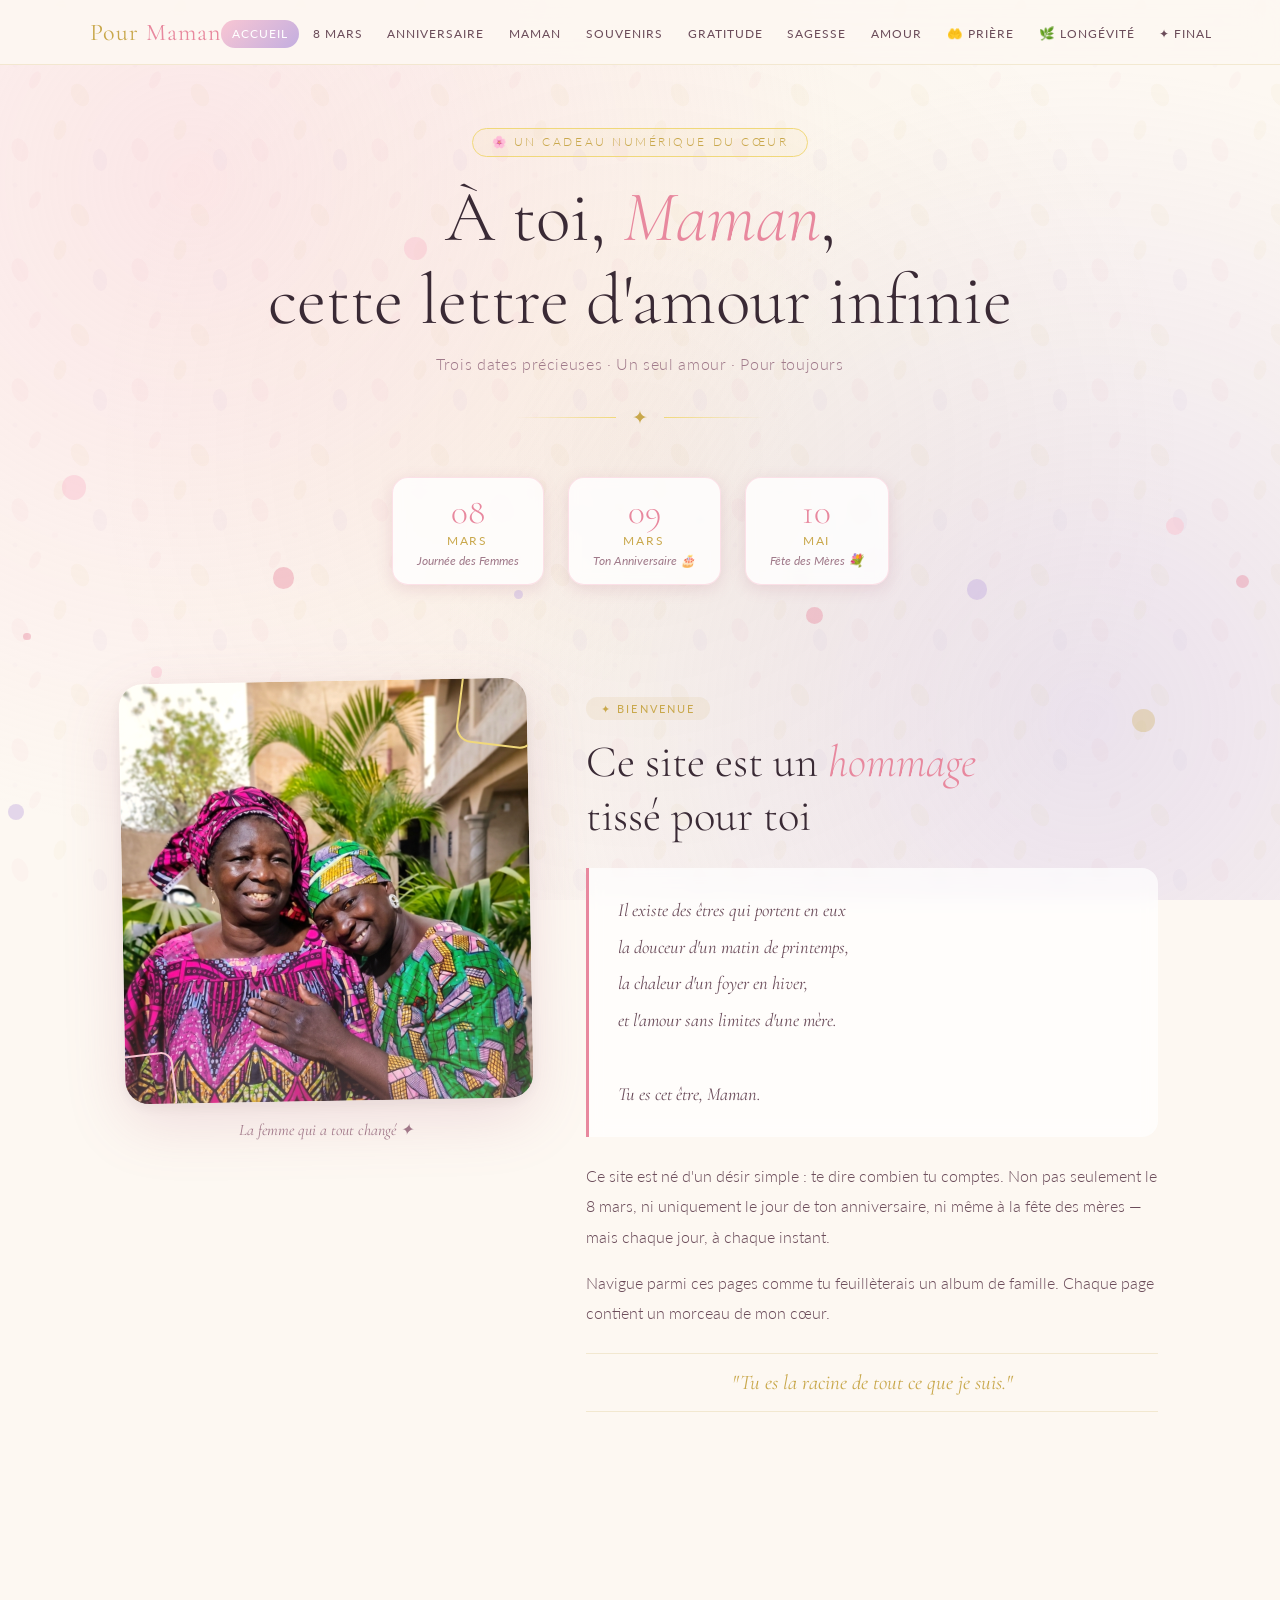
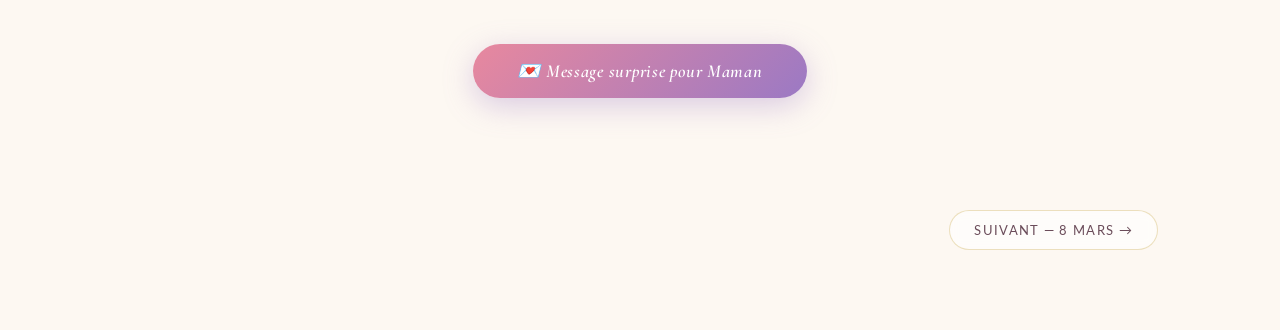
<file: index.html>
<!DOCTYPE html>
<html lang="fr">
<head>
  <meta charset="UTF-8">
  <meta name="viewport" content="width=device-width, initial-scale=1.0">
  <title>Pour Maman — Accueil</title>
  <link rel="stylesheet" href="style.css">
</head>
<body>

<!-- NAVIGATION -->
<nav>
  <div class="nav-inner">
    <a class="nav-logo" href="index.html">Pour <span>Maman</span></a>
    <button class="nav-toggle" aria-label="Menu" aria-expanded="false">
      <span></span><span></span><span></span>
    </button>
    <ul class="nav-links">
      <li><a href="index.html">Accueil</a></li>
      <li><a href="femme.html">8 Mars</a></li>
      <li><a href="anniversaire.html">Anniversaire</a></li>
      <li><a href="maman.html">Maman</a></li>
      <li><a href="souvenirs.html">Souvenirs</a></li>
      <li><a href="gratitude.html">Gratitude</a></li>
      <li><a href="sagesse.html">Sagesse</a></li>
      <li><a href="amour.html">Amour</a></li>
      <li><a href="priere.html">🤲 Prière</a></li>
      <li><a href="longevite.html">🌿 Longévité</a></li>
      <li><a href="final.html">✦ Final</a></li>
    </ul>
  </div>
</nav>

<div class="page-wrapper">

  <!-- HERO -->
  <section class="hero-banner">
    <div class="hero-badge">🌸 Un cadeau numérique du cœur</div>
    <h1 class="hero-title">
      À toi, <em>Maman</em>,<br>
      cette lettre d'amour infinie
    </h1>
    <p class="hero-subtitle">Trois dates précieuses · Un seul amour · Pour toujours</p>
    <div class="hero-divider"><span>✦</span></div>

    <!-- Dates Ribbon -->
    <div class="dates-ribbon">
      <div class="date-badge">
        <div class="date-day">08</div>
        <div class="date-month">Mars</div>
        <div class="date-label">Journée des Femmes</div>
      </div>
      <div class="date-badge">
        <div class="date-day">09</div>
        <div class="date-month">Mars</div>
        <div class="date-label">Ton Anniversaire 🎂</div>
      </div>
      <div class="date-badge">
        <div class="date-day">10</div>
        <div class="date-month">Mai</div>
        <div class="date-label">Fête des Mères 💐</div>
      </div>
    </div>
  </section>

  <!-- CONTENT GRID -->
  <section class="content-section">
    <div class="content-grid">
      <div class="photo-col">
        <div class="photo-frame">
          <img src="images/maman1.jpg" alt="Ma maman bien-aimée">
          <div class="photo-ornament"></div>
          <div class="photo-ornament-2"></div>
        </div>
        <p class="photo-label">La femme qui a tout changé ✦</p>
      </div>
      <div class="text-col">
        <span class="text-tag">✦ Bienvenue</span>
        <h2 class="text-heading">
          Ce site est un <em>hommage</em><br>
          tissé pour toi
        </h2>
        <div class="poem-block">
          <p>
            Il existe des êtres qui portent en eux<br>
            la douceur d'un matin de printemps,<br>
            la chaleur d'un foyer en hiver,<br>
            et l'amour sans limites d'une mère.<br><br>
            Tu es cet être, Maman.
          </p>
        </div>
        <div class="prose-block">
          <p>
            Ce site est né d'un désir simple : te dire combien tu comptes.
            Non pas seulement le 8 mars, ni uniquement le jour de ton anniversaire,
            ni même à la fête des mères — mais chaque jour, à chaque instant.
          </p>
          <p>
            Navigue parmi ces pages comme tu feuillèterais un album de famille.
            Chaque page contient un morceau de mon cœur.
          </p>
        </div>
        <div class="gold-quote">"Tu es la racine de tout ce que je suis."</div>
      </div>
    </div>
  </section>

  <!-- SURPRISE BUTTON -->
  <section class="surprise-section">
    <button id="btn-surprise">💌 Message surprise pour Maman</button>
    <div id="surprise-message"></div>
  </section>

  <!-- FOOTER NAV -->
  <div class="page-nav-footer">
    <span></span>
    <a class="btn-nav" href="femme.html">Suivant — 8 Mars →</a>
  </div>

</div>

<script src="script.js"></script>
</body>
</html>
</file>
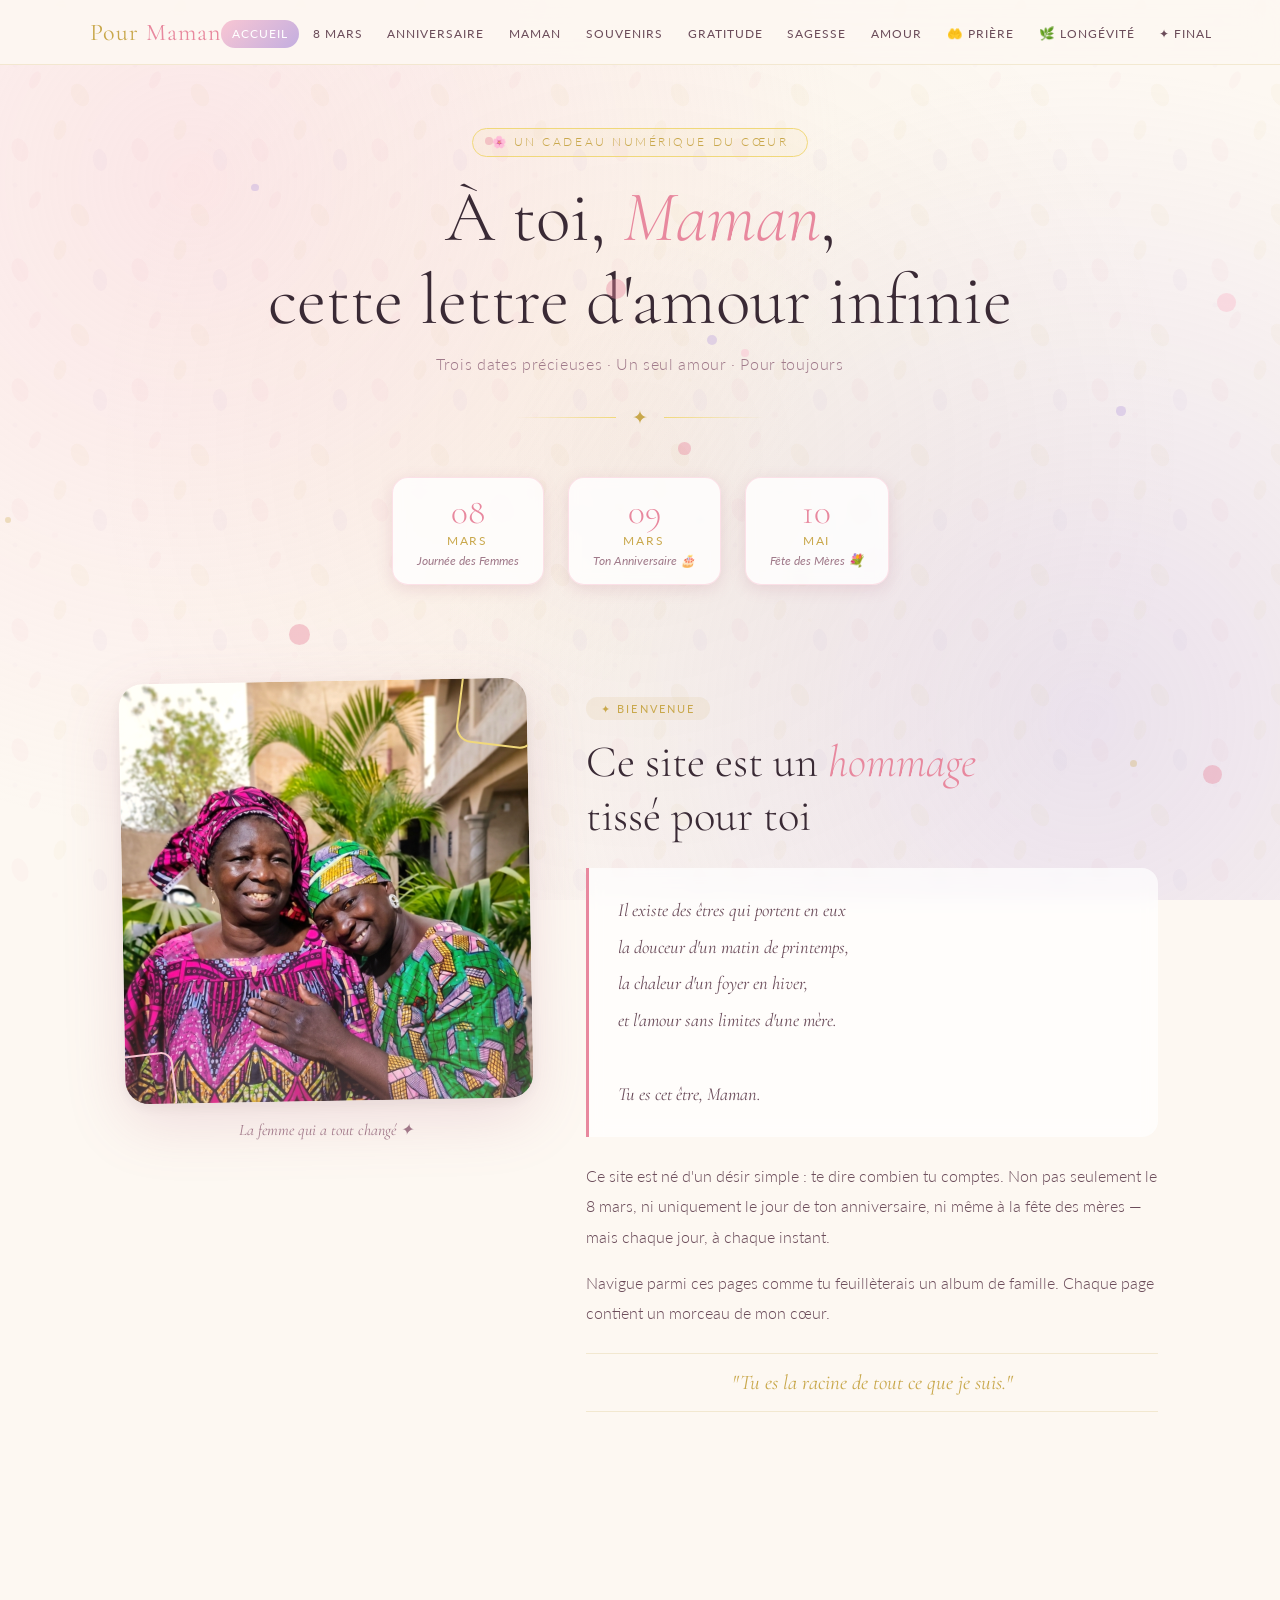
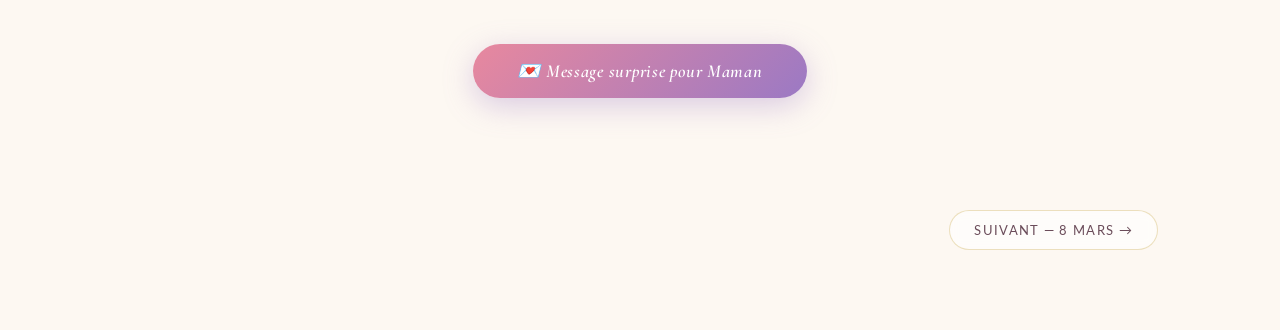
<file: accueil.html>
<!DOCTYPE html>
<html lang="fr">
<head>
  <meta charset="UTF-8">
  <meta name="viewport" content="width=device-width, initial-scale=1.0">
  <title>Pour Maman — Accueil</title>
  <link rel="stylesheet" href="style.css">
</head>
<body>

<!-- NAVIGATION -->
<nav>
  <div class="nav-inner">
    <a class="nav-logo" href="accueil.html">Pour <span>Maman</span></a>
    <button class="nav-toggle" aria-label="Menu" aria-expanded="false">
      <span></span><span></span><span></span>
    </button>
    <ul class="nav-links">
      <li><a href="accueil.html">Accueil</a></li>
      <li><a href="femme.html">8 Mars</a></li>
      <li><a href="anniversaire.html">Anniversaire</a></li>
      <li><a href="maman.html">Maman</a></li>
      <li><a href="souvenirs.html">Souvenirs</a></li>
      <li><a href="gratitude.html">Gratitude</a></li>
      <li><a href="sagesse.html">Sagesse</a></li>
      <li><a href="amour.html">Amour</a></li>
      <li><a href="priere.html">🤲 Prière</a></li>
      <li><a href="longevite.html">🌿 Longévité</a></li>
      <li><a href="final.html">✦ Final</a></li>
    </ul>
  </div>
</nav>

<div class="page-wrapper">

  <!-- HERO -->
  <section class="hero-banner">
    <div class="hero-badge">🌸 Un cadeau numérique du cœur</div>
    <h1 class="hero-title">
      À toi, <em>Maman</em>,<br>
      cette lettre d'amour infinie
    </h1>
    <p class="hero-subtitle">Trois dates précieuses · Un seul amour · Pour toujours</p>
    <div class="hero-divider"><span>✦</span></div>

    <!-- Dates Ribbon -->
    <div class="dates-ribbon">
      <div class="date-badge">
        <div class="date-day">08</div>
        <div class="date-month">Mars</div>
        <div class="date-label">Journée des Femmes</div>
      </div>
      <div class="date-badge">
        <div class="date-day">09</div>
        <div class="date-month">Mars</div>
        <div class="date-label">Ton Anniversaire 🎂</div>
      </div>
      <div class="date-badge">
        <div class="date-day">10</div>
        <div class="date-month">Mai</div>
        <div class="date-label">Fête des Mères 💐</div>
      </div>
    </div>
  </section>

  <!-- CONTENT GRID -->
  <section class="content-section">
    <div class="content-grid">
      <div class="photo-col">
        <div class="photo-frame">
          <img src="images/maman1.jpg" alt="Ma maman bien-aimée">
          <div class="photo-ornament"></div>
          <div class="photo-ornament-2"></div>
        </div>
        <p class="photo-label">La femme qui a tout changé ✦</p>
      </div>
      <div class="text-col">
        <span class="text-tag">✦ Bienvenue</span>
        <h2 class="text-heading">
          Ce site est un <em>hommage</em><br>
          tissé pour toi
        </h2>
        <div class="poem-block">
          <p>
            Il existe des êtres qui portent en eux<br>
            la douceur d'un matin de printemps,<br>
            la chaleur d'un foyer en hiver,<br>
            et l'amour sans limites d'une mère.<br><br>
            Tu es cet être, Maman.
          </p>
        </div>
        <div class="prose-block">
          <p>
            Ce site est né d'un désir simple : te dire combien tu comptes.
            Non pas seulement le 8 mars, ni uniquement le jour de ton anniversaire,
            ni même à la fête des mères — mais chaque jour, à chaque instant.
          </p>
          <p>
            Navigue parmi ces pages comme tu feuillèterais un album de famille.
            Chaque page contient un morceau de mon cœur.
          </p>
        </div>
        <div class="gold-quote">"Tu es la racine de tout ce que je suis."</div>
      </div>
    </div>
  </section>

  <!-- SURPRISE BUTTON -->
  <section class="surprise-section">
    <button id="btn-surprise">💌 Message surprise pour Maman</button>
    <div id="surprise-message"></div>
  </section>

  <!-- FOOTER NAV -->
  <div class="page-nav-footer">
    <span></span>
    <a class="btn-nav" href="femme.html">Suivant — 8 Mars →</a>
  </div>

</div>

<script src="script.js"></script>
</body>
</html>
</file>
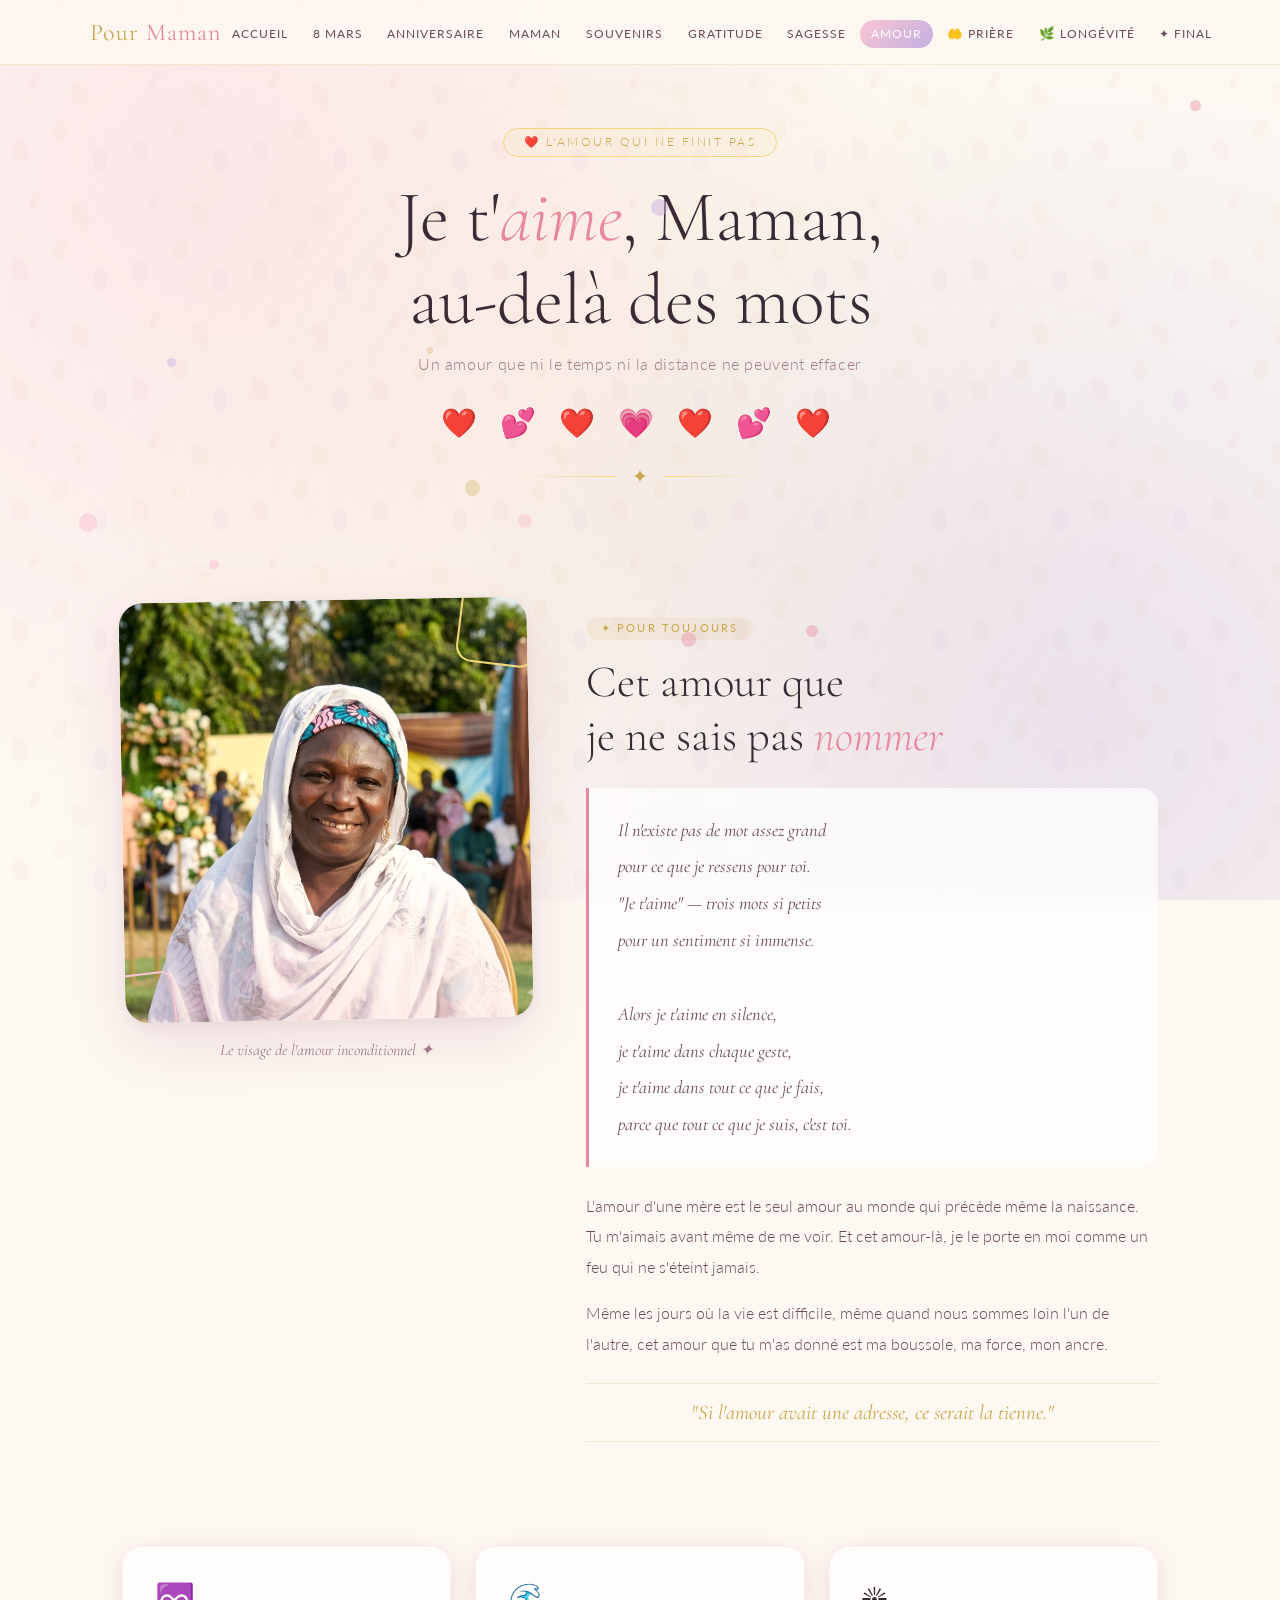
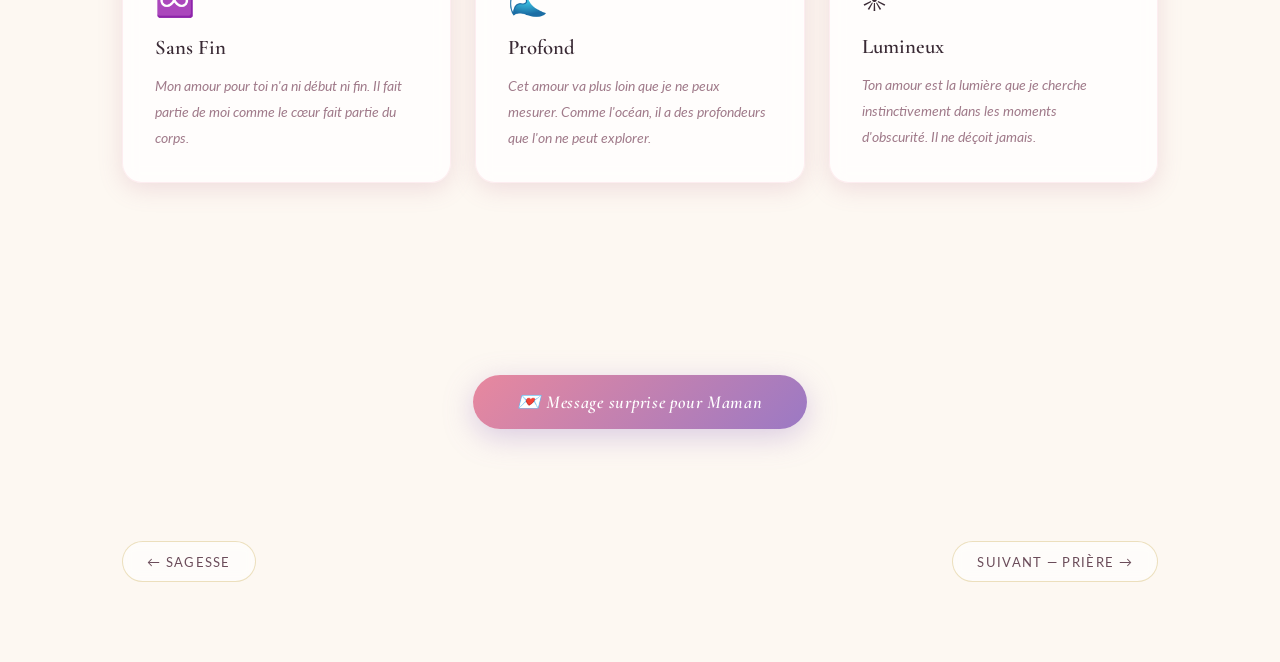
<file: amour.html>
<!DOCTYPE html>
<html lang="fr">
<head>
  <meta charset="UTF-8">
  <meta name="viewport" content="width=device-width, initial-scale=1.0">
  <title>Pour Maman — Amour</title>
  <link rel="stylesheet" href="style.css">
  <style>
    .hearts-float {
      text-align: center;
      font-size: 1.8rem;
      letter-spacing: 0.5rem;
      margin: 1.5rem 0;
      animation: pulse-hearts 3s ease-in-out infinite;
    }
    @keyframes pulse-hearts {
      0%, 100% { transform: scale(1); opacity: 0.8; }
      50%       { transform: scale(1.08); opacity: 1; }
    }
  </style>
</head>
<body>

<nav>
  <div class="nav-inner">
    <a class="nav-logo" href="index.html">Pour <span>Maman</span></a>
    <button class="nav-toggle" aria-label="Menu" aria-expanded="false">
      <span></span><span></span><span></span>
    </button>
    <ul class="nav-links">
      <li><a href="index.html">Accueil</a></li>
      <li><a href="femme.html">8 Mars</a></li>
      <li><a href="anniversaire.html">Anniversaire</a></li>
      <li><a href="maman.html">Maman</a></li>
      <li><a href="souvenirs.html">Souvenirs</a></li>
      <li><a href="gratitude.html">Gratitude</a></li>
      <li><a href="sagesse.html">Sagesse</a></li>
      <li><a href="amour.html">Amour</a></li>
      <li><a href="priere.html">🤲 Prière</a></li>
      <li><a href="longevite.html">🌿 Longévité</a></li>
      <li><a href="final.html">✦ Final</a></li>
    </ul>
  </div>
</nav>

<div class="page-wrapper">

  <section class="hero-banner">
    <div class="hero-badge">❤️ L'amour qui ne finit pas</div>
    <h1 class="hero-title">
      Je t'<em>aime</em>, Maman,<br>
      au-delà des mots
    </h1>
    <p class="hero-subtitle">Un amour que ni le temps ni la distance ne peuvent effacer</p>
    <div class="hearts-float">❤️ 💕 ❤️ 💗 ❤️ 💕 ❤️</div>
    <div class="hero-divider"><span>✦</span></div>
  </section>

  <section class="content-section">
    <div class="content-grid">
      <div class="photo-col">
        <div class="photo-frame">
          <img src="images/maman8.jpg" alt="Mon amour pour Maman">
          <div class="photo-ornament"></div>
          <div class="photo-ornament-2"></div>
        </div>
        <p class="photo-label">Le visage de l'amour inconditionnel ✦</p>
      </div>
      <div class="text-col">
        <span class="text-tag">✦ Pour toujours</span>
        <h2 class="text-heading">
          Cet amour que<br>
          je ne sais pas <em>nommer</em>
        </h2>
        <div class="poem-block">
          <p>
            Il n'existe pas de mot assez grand<br>
            pour ce que je ressens pour toi.<br>
            "Je t'aime" — trois mots si petits<br>
            pour un sentiment si immense.<br><br>
            Alors je t'aime en silence,<br>
            je t'aime dans chaque geste,<br>
            je t'aime dans tout ce que je fais,<br>
            parce que tout ce que je suis, c'est toi.
          </p>
        </div>
        <div class="prose-block">
          <p>
            L'amour d'une mère est le seul amour au monde qui précède même la naissance.
            Tu m'aimais avant même de me voir.
            Et cet amour-là, je le porte en moi comme un feu qui ne s'éteint jamais.
          </p>
          <p>
            Même les jours où la vie est difficile,
            même quand nous sommes loin l'un de l'autre,
            cet amour que tu m'as donné est ma boussole,
            ma force, mon ancre.
          </p>
        </div>
        <div class="gold-quote">"Si l'amour avait une adresse, ce serait la tienne."</div>
      </div>
    </div>

    <div class="cards-grid">
      <div class="card">
        <div class="card-icon">♾️</div>
        <div class="card-title">Sans Fin</div>
        <div class="card-text">Mon amour pour toi n'a ni début ni fin. Il fait partie de moi comme le cœur fait partie du corps.</div>
      </div>
      <div class="card">
        <div class="card-icon">🌊</div>
        <div class="card-title">Profond</div>
        <div class="card-text">Cet amour va plus loin que je ne peux mesurer. Comme l'océan, il a des profondeurs que l'on ne peut explorer.</div>
      </div>
      <div class="card">
        <div class="card-icon">☀️</div>
        <div class="card-title">Lumineux</div>
        <div class="card-text">Ton amour est la lumière que je cherche instinctivement dans les moments d'obscurité. Il ne déçoit jamais.</div>
      </div>
    </div>
  </section>

  <section class="surprise-section">
    <button id="btn-surprise">💌 Message surprise pour Maman</button>
    <div id="surprise-message"></div>
  </section>

  <div class="page-nav-footer">
    <a class="btn-nav" href="sagesse.html">← Sagesse</a>
    <a class="btn-nav" href="priere.html">Suivant — Prière →</a>
  </div>

</div>

<script src="script.js"></script>
</body>
</html>
</file>
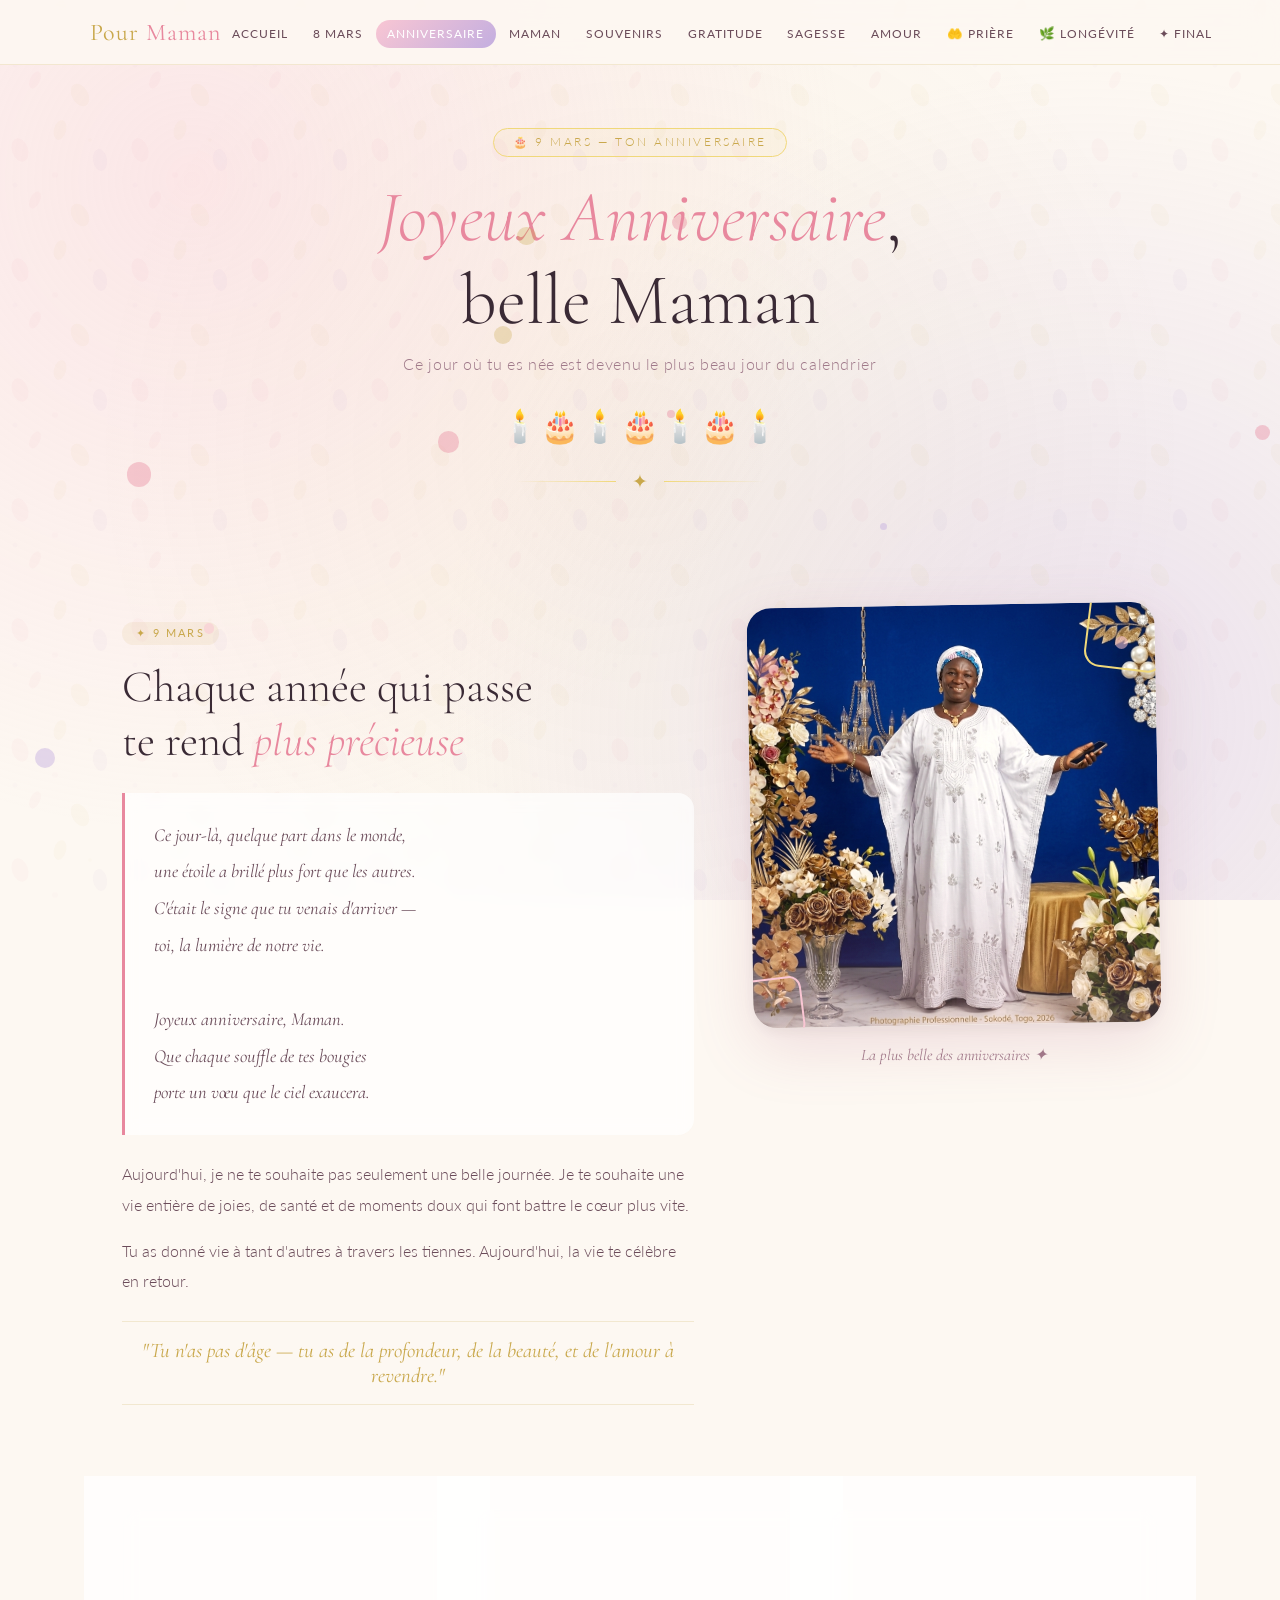
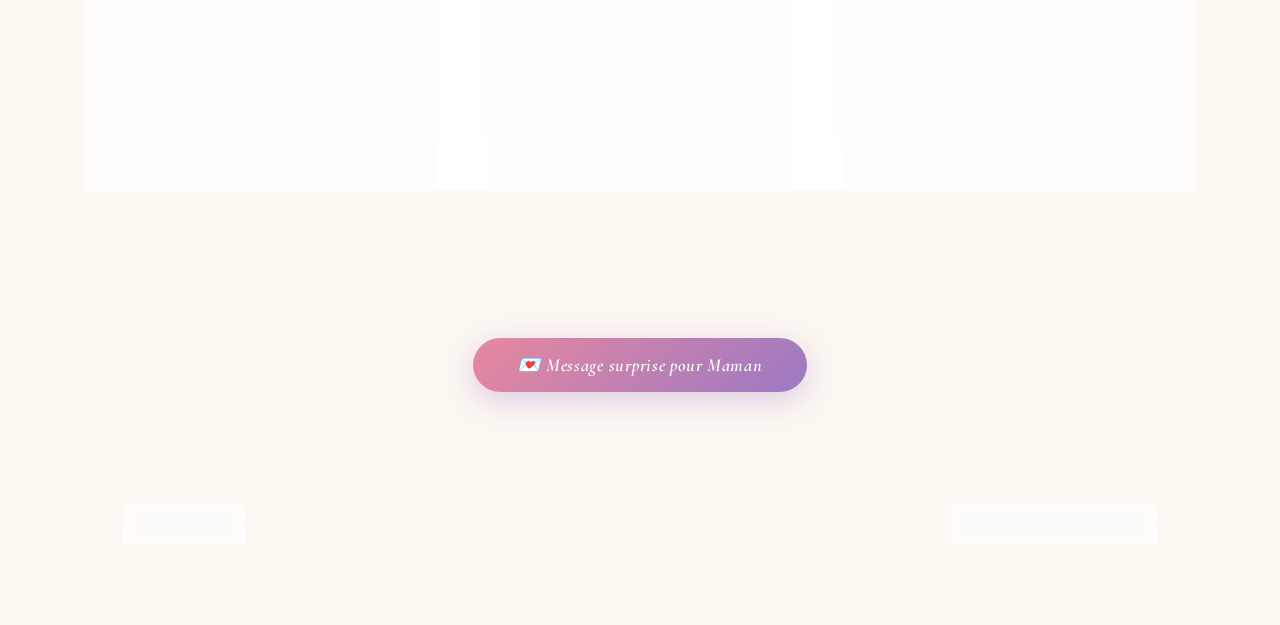
<file: anniversaire.html>
<!DOCTYPE html>
<html lang="fr">
<head>
  <meta charset="UTF-8">
  <meta name="viewport" content="width=device-width, initial-scale=1.0">
  <title>Pour Maman — Joyeux Anniversaire</title>
  <link rel="stylesheet" href="style.css">
  <style>
    .candles-row {
      display: flex;
      justify-content: center;
      gap: 0.5rem;
      font-size: 2rem;
      margin: 1.5rem 0;
      animation: flicker 2s ease-in-out infinite alternate;
    }
    @keyframes flicker {
      0%   { filter: brightness(1); }
      100% { filter: brightness(1.3) drop-shadow(0 0 10px gold); }
    }
  </style>
</head>
<body>

<nav>
  <div class="nav-inner">
    <a class="nav-logo" href="index.html">Pour <span>Maman</span></a>
    <button class="nav-toggle" aria-label="Menu" aria-expanded="false">
      <span></span><span></span><span></span>
    </button>
    <ul class="nav-links">
      <li><a href="index.html">Accueil</a></li>
      <li><a href="femme.html">8 Mars</a></li>
      <li><a href="anniversaire.html">Anniversaire</a></li>
      <li><a href="maman.html">Maman</a></li>
      <li><a href="souvenirs.html">Souvenirs</a></li>
      <li><a href="gratitude.html">Gratitude</a></li>
      <li><a href="sagesse.html">Sagesse</a></li>
      <li><a href="amour.html">Amour</a></li>
      <li><a href="priere.html">🤲 Prière</a></li>
      <li><a href="longevite.html">🌿 Longévité</a></li>
      <li><a href="final.html">✦ Final</a></li>
    </ul>
  </div>
</nav>

<div class="page-wrapper">

  <section class="hero-banner">
    <div class="hero-badge">🎂 9 Mars — Ton Anniversaire</div>
    <h1 class="hero-title">
      <em>Joyeux Anniversaire</em>,<br>
      belle Maman
    </h1>
    <p class="hero-subtitle">Ce jour où tu es née est devenu le plus beau jour du calendrier</p>
    <div class="candles-row">🕯️🎂🕯️🎂🕯️🎂🕯️</div>
    <div class="hero-divider"><span>✦</span></div>
  </section>

  <section class="content-section">
    <div class="content-grid reverse">
      <div class="photo-col">
        <div class="photo-frame">
          <img src="images/maman3.jpg" alt="Maman, joyeux anniversaire">
          <div class="photo-ornament"></div>
          <div class="photo-ornament-2"></div>
        </div>
        <p class="photo-label">La plus belle des anniversaires ✦</p>
      </div>
      <div class="text-col">
        <span class="text-tag">✦ 9 Mars</span>
        <h2 class="text-heading">
          Chaque année qui passe<br>
          te rend <em>plus précieuse</em>
        </h2>
        <div class="poem-block">
          <p>
            Ce jour-là, quelque part dans le monde,<br>
            une étoile a brillé plus fort que les autres.<br>
            C'était le signe que tu venais d'arriver —<br>
            toi, la lumière de notre vie.<br><br>
            Joyeux anniversaire, Maman.<br>
            Que chaque souffle de tes bougies<br>
            porte un vœu que le ciel exaucera.
          </p>
        </div>
        <div class="prose-block">
          <p>
            Aujourd'hui, je ne te souhaite pas seulement une belle journée.
            Je te souhaite une vie entière de joies, de santé et de moments doux
            qui font battre le cœur plus vite.
          </p>
          <p>
            Tu as donné vie à tant d'autres à travers les tiennes.
            Aujourd'hui, la vie te célèbre en retour.
          </p>
        </div>
        <div class="gold-quote">"Tu n'as pas d'âge — tu as de la profondeur, de la beauté, et de l'amour à revendre."</div>
      </div>
    </div>

    <div class="cards-grid">
      <div class="card">
        <div class="card-icon">🎁</div>
        <div class="card-title">Mon Vœu</div>
        <div class="card-text">Que chaque journée de cette nouvelle année t'apporte autant de bonheur que tu en as offert aux autres.</div>
      </div>
      <div class="card">
        <div class="card-icon">🌷</div>
        <div class="card-title">Ma Prière</div>
        <div class="card-text">Que tu sois toujours entourée de ceux qui t'aiment, protégée par la grâce, comblée par la vie.</div>
      </div>
      <div class="card">
        <div class="card-icon">🎶</div>
        <div class="card-title">Ma Chanson</div>
        <div class="card-text">Si ma vie était une mélodie, tu en serais le refrain — celui qu'on ne se lasse jamais de chanter.</div>
      </div>
    </div>
  </section>

  <section class="surprise-section">
    <button id="btn-surprise">💌 Message surprise pour Maman</button>
    <div id="surprise-message"></div>
  </section>

  <div class="page-nav-footer">
    <a class="btn-nav" href="femme.html">← 8 Mars</a>
    <a class="btn-nav" href="maman.html">Suivant — Maman →</a>
  </div>

</div>

<script src="script.js"></script>
</body>
</html>
</file>
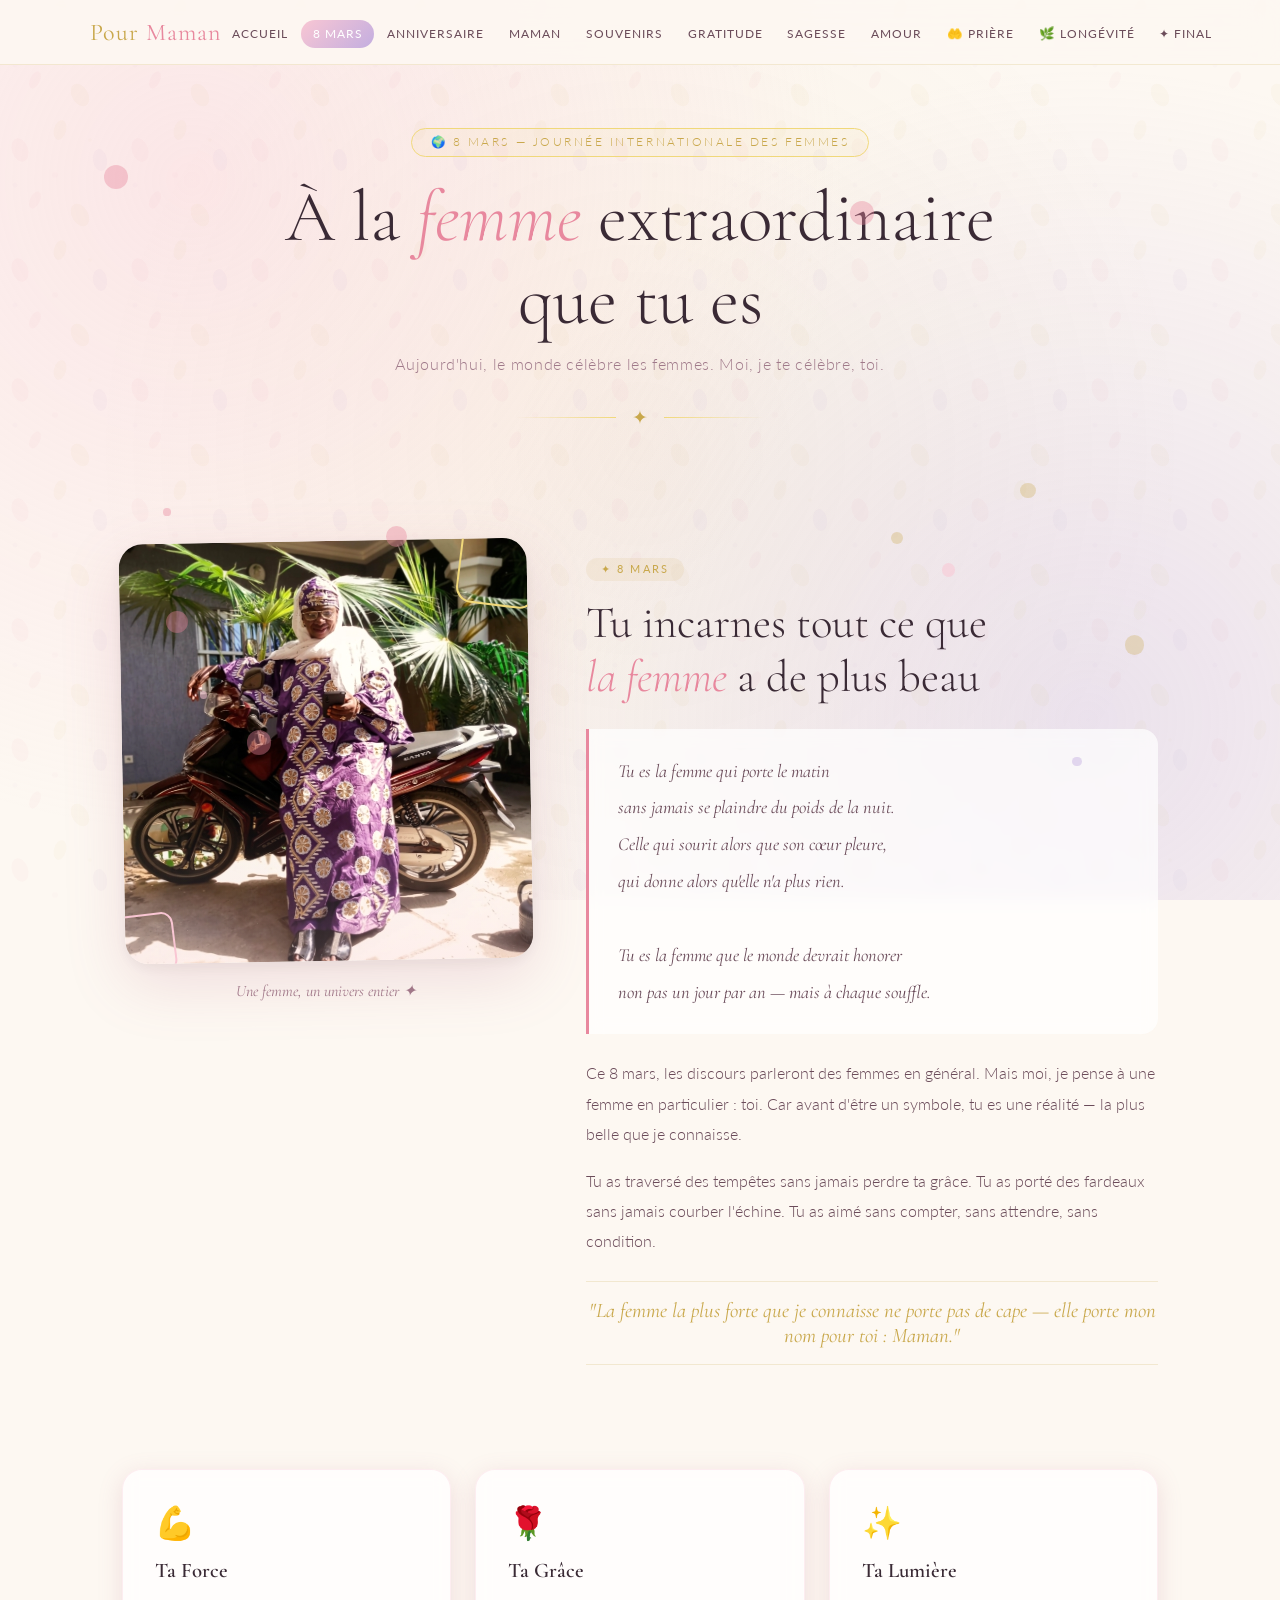
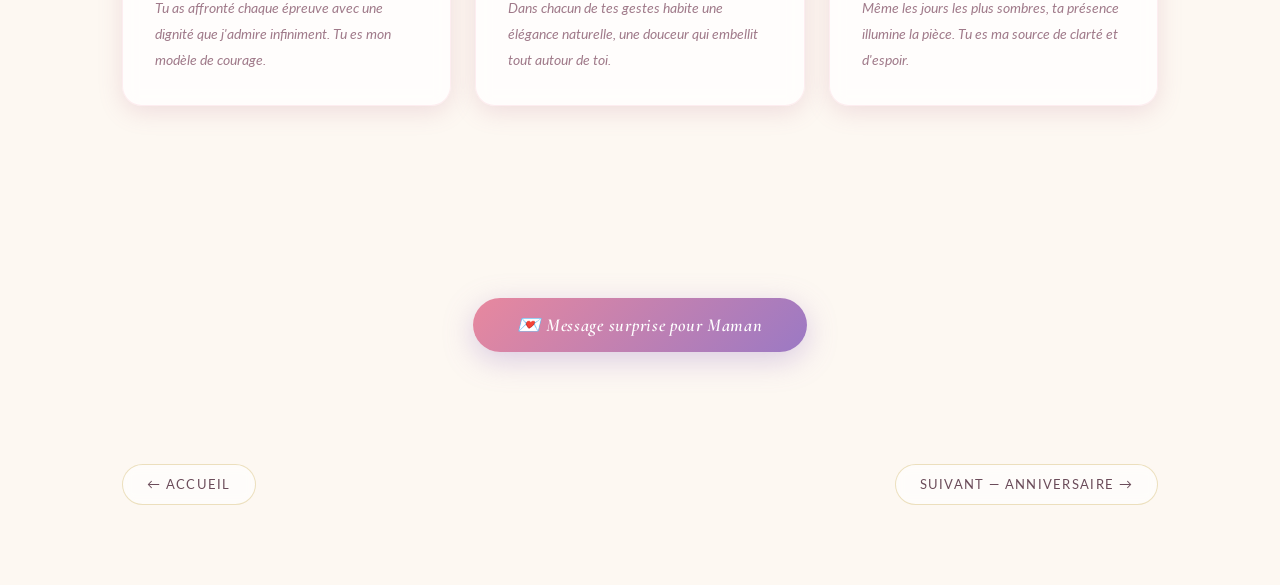
<file: femme.html>
<!DOCTYPE html>
<html lang="fr">
<head>
  <meta charset="UTF-8">
  <meta name="viewport" content="width=device-width, initial-scale=1.0">
  <title>Pour Maman — 8 Mars</title>
  <link rel="stylesheet" href="style.css">
</head>
<body>

<nav>
  <div class="nav-inner">
    <a class="nav-logo" href="index.html">Pour <span>Maman</span></a>
    <button class="nav-toggle" aria-label="Menu" aria-expanded="false">
      <span></span><span></span><span></span>
    </button>
    <ul class="nav-links">
      <li><a href="index.html">Accueil</a></li>
      <li><a href="femme.html">8 Mars</a></li>
      <li><a href="anniversaire.html">Anniversaire</a></li>
      <li><a href="maman.html">Maman</a></li>
      <li><a href="souvenirs.html">Souvenirs</a></li>
      <li><a href="gratitude.html">Gratitude</a></li>
      <li><a href="sagesse.html">Sagesse</a></li>
      <li><a href="amour.html">Amour</a></li>
      <li><a href="priere.html">🤲 Prière</a></li>
      <li><a href="longevite.html">🌿 Longévité</a></li>
      <li><a href="final.html">✦ Final</a></li>
    </ul>
  </div>
</nav>

<div class="page-wrapper">

  <section class="hero-banner">
    <div class="hero-badge">🌍 8 Mars — Journée Internationale des Femmes</div>
    <h1 class="hero-title">
      À la <em>femme</em> extraordinaire<br>
      que tu es
    </h1>
    <p class="hero-subtitle">Aujourd'hui, le monde célèbre les femmes. Moi, je te célèbre, toi.</p>
    <div class="hero-divider"><span>✦</span></div>
  </section>

  <section class="content-section">
    <div class="content-grid">
      <div class="photo-col">
        <div class="photo-frame">
          <img src="images/maman2.jpg" alt="Maman, femme de cœur">
          <div class="photo-ornament"></div>
          <div class="photo-ornament-2"></div>
        </div>
        <p class="photo-label">Une femme, un univers entier ✦</p>
      </div>
      <div class="text-col">
        <span class="text-tag">✦ 8 Mars</span>
        <h2 class="text-heading">
          Tu incarnes tout ce que<br>
          <em>la femme</em> a de plus beau
        </h2>
        <div class="poem-block">
          <p>
            Tu es la femme qui porte le matin<br>
            sans jamais se plaindre du poids de la nuit.<br>
            Celle qui sourit alors que son cœur pleure,<br>
            qui donne alors qu'elle n'a plus rien.<br><br>
            Tu es la femme que le monde devrait honorer<br>
            non pas un jour par an — mais à chaque souffle.
          </p>
        </div>
        <div class="prose-block">
          <p>
            Ce 8 mars, les discours parleront des femmes en général.
            Mais moi, je pense à une femme en particulier : toi.
            Car avant d'être un symbole, tu es une réalité — la plus belle que je connaisse.
          </p>
          <p>
            Tu as traversé des tempêtes sans jamais perdre ta grâce.
            Tu as porté des fardeaux sans jamais courber l'échine.
            Tu as aimé sans compter, sans attendre, sans condition.
          </p>
        </div>
        <div class="gold-quote">"La femme la plus forte que je connaisse ne porte pas de cape — elle porte mon nom pour toi : Maman."</div>
      </div>
    </div>

    <!-- Cards -->
    <div class="cards-grid">
      <div class="card">
        <div class="card-icon">💪</div>
        <div class="card-title">Ta Force</div>
        <div class="card-text">Tu as affronté chaque épreuve avec une dignité que j'admire infiniment. Tu es mon modèle de courage.</div>
      </div>
      <div class="card">
        <div class="card-icon">🌹</div>
        <div class="card-title">Ta Grâce</div>
        <div class="card-text">Dans chacun de tes gestes habite une élégance naturelle, une douceur qui embellit tout autour de toi.</div>
      </div>
      <div class="card">
        <div class="card-icon">✨</div>
        <div class="card-title">Ta Lumière</div>
        <div class="card-text">Même les jours les plus sombres, ta présence illumine la pièce. Tu es ma source de clarté et d'espoir.</div>
      </div>
    </div>
  </section>

  <section class="surprise-section">
    <button id="btn-surprise">💌 Message surprise pour Maman</button>
    <div id="surprise-message"></div>
  </section>

  <div class="page-nav-footer">
    <a class="btn-nav" href="index.html">← Accueil</a>
    <a class="btn-nav" href="anniversaire.html">Suivant — Anniversaire →</a>
  </div>

</div>

<script src="script.js"></script>
</body>
</html>
</file>
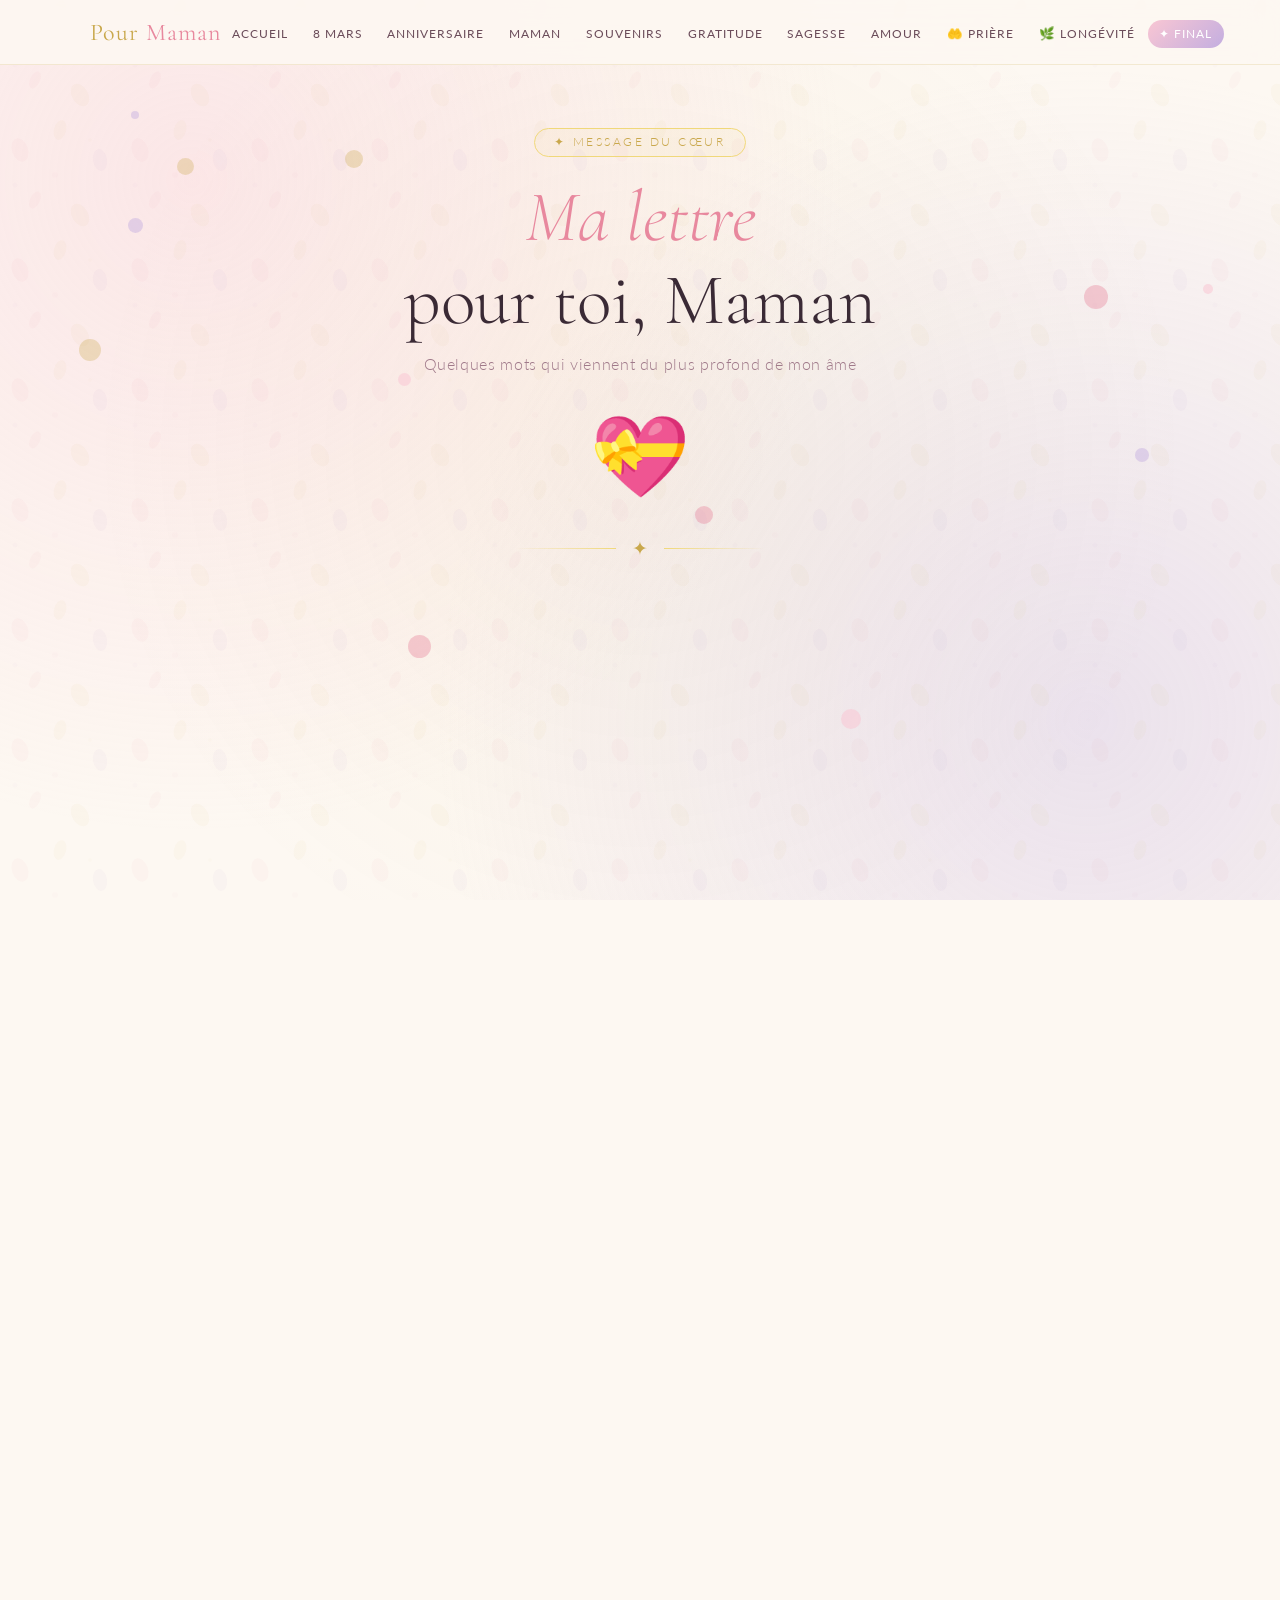
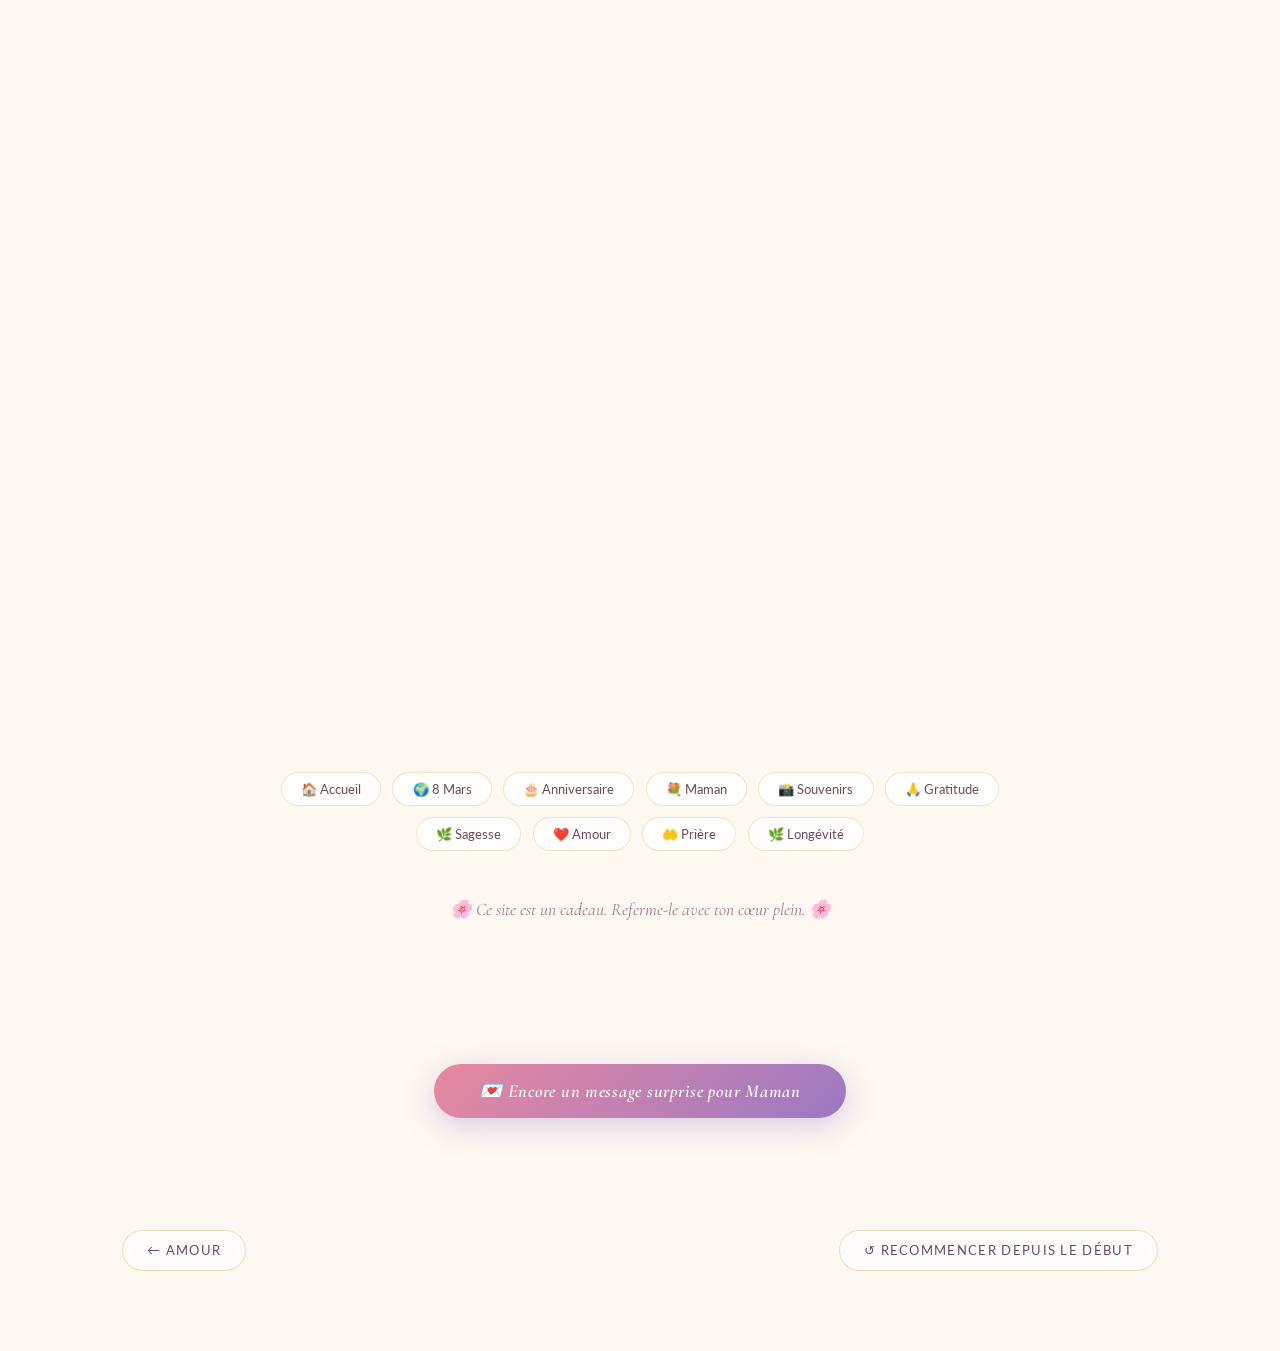
<file: final.html>
<!DOCTYPE html>
<html lang="fr">
<head>
  <meta charset="UTF-8">
  <meta name="viewport" content="width=device-width, initial-scale=1.0">
  <title>Pour Maman — Message Final ✦</title>
  <link rel="stylesheet" href="style.css">
  <style>
    .final-wrapper {
      max-width: 800px;
      margin: 0 auto;
      padding: 3rem 2rem 6rem;
      text-align: center;
    }

    .final-envelope {
      background: rgba(255,255,255,0.85);
      border-radius: 32px;
      padding: 3.5rem 3rem;
      box-shadow: 0 20px 80px rgba(180,100,130,0.2);
      border: 1px solid rgba(249,198,211,0.5);
      backdrop-filter: blur(12px);
      position: relative;
      overflow: hidden;
    }

    .final-envelope::before {
      content: '';
      position: absolute;
      top: 0; left: 0; right: 0;
      height: 6px;
      background: linear-gradient(90deg, var(--rose-deep), var(--gold), var(--violet-deep));
    }

    .final-letter {
      font-family: 'Cormorant Garamond', serif;
      font-size: clamp(1.1rem, 2.5vw, 1.35rem);
      line-height: 2.1;
      color: var(--text-mid);
      text-align: left;
      margin: 2rem 0;
    }

    .final-letter p { margin-bottom: 1.5rem; }

    .final-letter strong {
      font-weight: 600;
      color: var(--text-dark);
    }

    .final-signature {
      font-family: 'Cormorant Garamond', serif;
      font-size: 1.8rem;
      font-style: italic;
      color: var(--rose-deep);
      text-align: right;
      margin-top: 2.5rem;
    }

    .final-date {
      font-size: 0.82rem;
      letter-spacing: 0.12em;
      text-transform: uppercase;
      color: var(--text-light);
      text-align: right;
      margin-top: 0.4rem;
    }

    .final-seal {
      width: 80px;
      height: 80px;
      background: linear-gradient(135deg, var(--rose-deep), var(--violet-deep));
      border-radius: 50%;
      display: flex;
      align-items: center;
      justify-content: center;
      font-size: 2.2rem;
      margin: 2.5rem auto 0;
      box-shadow: 0 8px 30px rgba(155,121,196,0.4);
      animation: rotate-slow 20s linear infinite;
    }

    @keyframes rotate-slow {
      from { transform: rotate(0deg); }
      to   { transform: rotate(360deg); }
    }

    .final-pages-recap {
      display: flex;
      flex-wrap: wrap;
      justify-content: center;
      gap: 0.7rem;
      margin: 3rem 0;
    }

    .recap-pill {
      background: rgba(255,255,255,0.8);
      border: 1px solid rgba(201,168,76,0.3);
      border-radius: 30px;
      padding: 0.5rem 1.2rem;
      font-size: 0.82rem;
      font-family: 'Lato', sans-serif;
      color: var(--text-mid);
      text-decoration: none;
      transition: all 0.3s ease;
    }

    .recap-pill:hover {
      background: linear-gradient(135deg, var(--rose), var(--violet));
      color: white;
      border-color: transparent;
      transform: translateY(-2px);
    }

    .final-outro {
      font-family: 'Cormorant Garamond', serif;
      font-size: 1.1rem;
      font-style: italic;
      color: var(--text-light);
      margin-top: 1.5rem;
    }
  </style>
</head>
<body>

<nav>
  <div class="nav-inner">
    <a class="nav-logo" href="index.html">Pour <span>Maman</span></a>
    <button class="nav-toggle" aria-label="Menu" aria-expanded="false">
      <span></span><span></span><span></span>
    </button>
    <ul class="nav-links">
      <li><a href="index.html">Accueil</a></li>
      <li><a href="femme.html">8 Mars</a></li>
      <li><a href="anniversaire.html">Anniversaire</a></li>
      <li><a href="maman.html">Maman</a></li>
      <li><a href="souvenirs.html">Souvenirs</a></li>
      <li><a href="gratitude.html">Gratitude</a></li>
      <li><a href="sagesse.html">Sagesse</a></li>
      <li><a href="amour.html">Amour</a></li>
      <li><a href="priere.html">🤲 Prière</a></li>
      <li><a href="longevite.html">🌿 Longévité</a></li>
      <li><a href="final.html">✦ Final</a></li>
    </ul>
  </div>
</nav>

<div class="page-wrapper">

  <section class="hero-banner">
    <div class="hero-badge">✦ Message du cœur</div>
    <h1 class="hero-title">
      <em>Ma lettre</em><br>
      pour toi, Maman
    </h1>
    <p class="hero-subtitle">Quelques mots qui viennent du plus profond de mon âme</p>
    <span class="final-heart">💝</span>
    <div class="hero-divider"><span>✦</span></div>
  </section>

  <div class="final-wrapper">
    <div class="final-envelope content-grid" style="display:block; opacity:0; transform:translateY(30px);">

      <div class="final-letter">
        <p>Chère Maman,</p>

        <p>
          Ce site est une lettre — une lettre que j'aurais dû t'écrire mille fois,
          mais que les mots de tous les jours ne suffisaient jamais à exprimer.
          Alors j'ai décidé de la construire, page par page, pour que tu puisses y revenir
          autant de fois que tu le souhaiteras.
        </p>

        <p>
          <strong>Le 8 mars</strong>, quand le monde célèbre les femmes,
          je pense à toi en premier. Parce que tu es la femme qui m'a tout appris
          sur ce que signifie être fort, être doux, être entier.
        </p>

        <p>
          <strong>Le 9 mars</strong>, le jour de ta naissance, je réalise une fois de plus
          que ce jour-là, c'est moi qui ai reçu le plus beau des cadeaux :
          la chance de t'avoir comme maman.
          Joyeux anniversaire, toi qui es irremplaçable.
        </p>

        <p>
          <strong>Le 10 mai</strong>, à la fête des mères, tous les enfants du monde
          cherchent des mots pour honorer leur maman.
          Moi, je sais que les miens ne suffiront jamais.
          Alors je te donne quelque chose de plus long qu'une carte : ce site.
          Un endroit où tu peux sentir, chaque fois que tu l'ouvres,
          à quel point tu es aimée.
        </p>

        <p>
          Maman, tu m'as construit. Brique par brique, câlin après câlin,
          conseil après conseil. Tout ce que je suis de bien, je l'ai appris de toi.
          Et tout ce que j'espère devenir, c'est pour te rendre fière.
        </p>

        <p>
          Il y a des amours qui ne trouvent pas leurs mots.
          Le mien pour toi est de ceux-là.
          Alors prends ces pages, ces poèmes, ces images,
          et sache qu'ils n'en disent qu'une infime partie.
        </p>

        <p>
          Je t'aime, Maman. Aujourd'hui. Demain.
          Et dans toutes les vies qui pourraient suivre celle-ci.
        </p>
      </div>

      <div class="final-signature">Avec tout mon amour, pour toujours ✦</div>
      <div class="final-date">8 Mars · 9 Mars · 10 Mai — Trois célébrations, un seul amour</div>

      <div class="final-seal">💌</div>
    </div>

    <!-- Recap navigation -->
    <div class="final-pages-recap">
      <a class="recap-pill" href="index.html">🏠 Accueil</a>
      <a class="recap-pill" href="femme.html">🌍 8 Mars</a>
      <a class="recap-pill" href="anniversaire.html">🎂 Anniversaire</a>
      <a class="recap-pill" href="maman.html">💐 Maman</a>
      <a class="recap-pill" href="souvenirs.html">📸 Souvenirs</a>
      <a class="recap-pill" href="gratitude.html">🙏 Gratitude</a>
      <a class="recap-pill" href="sagesse.html">🌿 Sagesse</a>
      <a class="recap-pill" href="amour.html">❤️ Amour</a>
      <a class="recap-pill" href="priere.html">🤲 Prière</a>
      <a class="recap-pill" href="longevite.html">🌿 Longévité</a>
    </div>

    <p class="final-outro">
      🌸 Ce site est un cadeau. Referme-le avec ton cœur plein. 🌸
    </p>
  </div>

  <section class="surprise-section">
    <button id="btn-surprise">💌 Encore un message surprise pour Maman</button>
    <div id="surprise-message"></div>
  </section>

  <div class="page-nav-footer">
    <a class="btn-nav" href="amour.html">← Amour</a>
    <a class="btn-nav" href="index.html">↺ Recommencer depuis le début</a>
  </div>

</div>

<script src="script.js"></script>
</body>
</html>
</file>
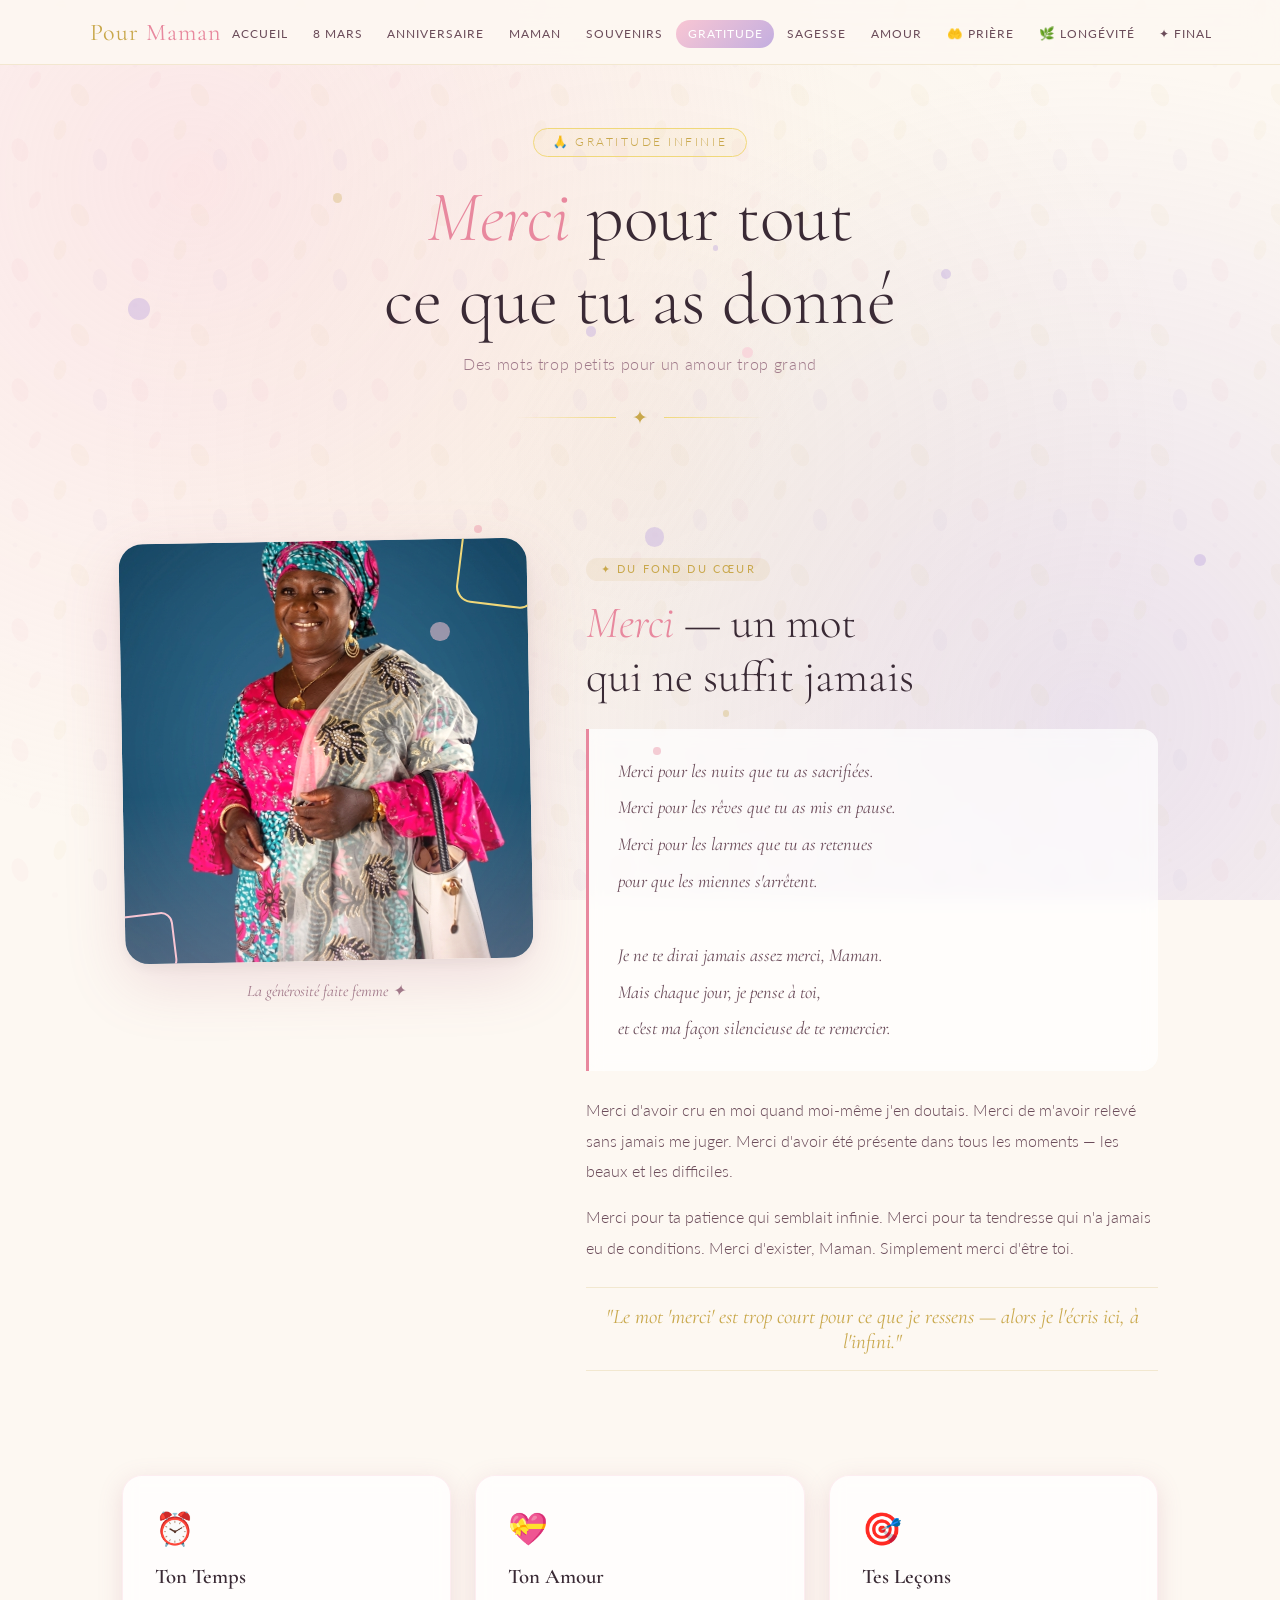
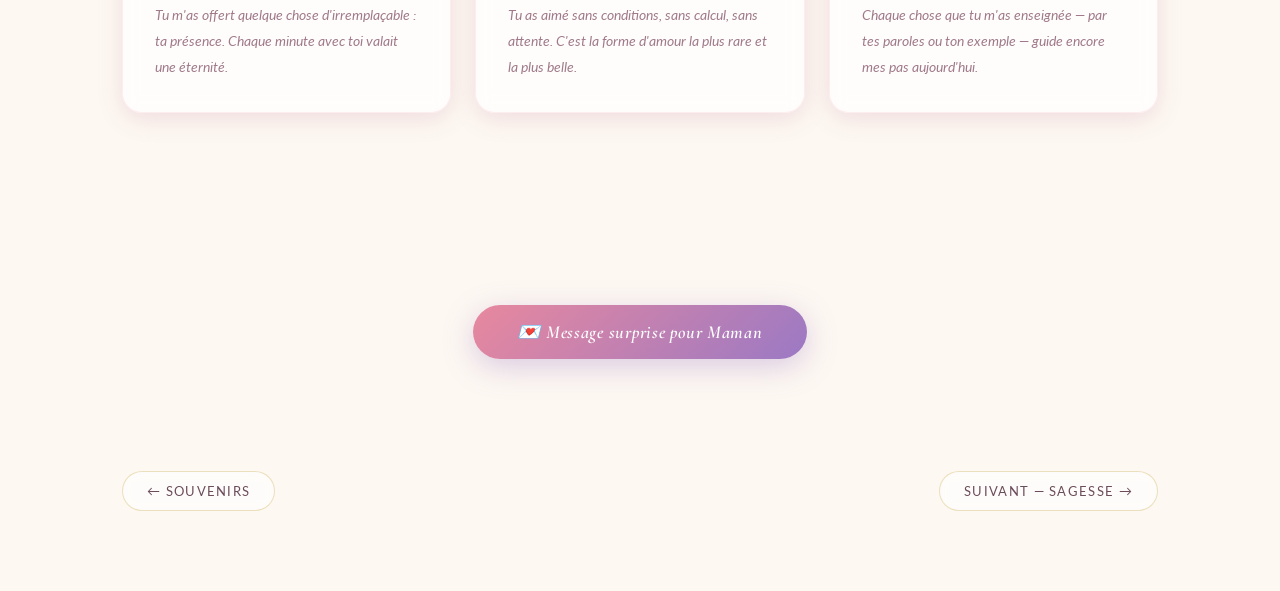
<file: gratitude.html>
<!DOCTYPE html>
<html lang="fr">
<head>
  <meta charset="UTF-8">
  <meta name="viewport" content="width=device-width, initial-scale=1.0">
  <title>Pour Maman — Gratitude</title>
  <link rel="stylesheet" href="style.css">
</head>
<body>

<nav>
  <div class="nav-inner">
    <a class="nav-logo" href="index.html">Pour <span>Maman</span></a>
    <button class="nav-toggle" aria-label="Menu" aria-expanded="false">
      <span></span><span></span><span></span>
    </button>
    <ul class="nav-links">
      <li><a href="index.html">Accueil</a></li>
      <li><a href="femme.html">8 Mars</a></li>
      <li><a href="anniversaire.html">Anniversaire</a></li>
      <li><a href="maman.html">Maman</a></li>
      <li><a href="souvenirs.html">Souvenirs</a></li>
      <li><a href="gratitude.html">Gratitude</a></li>
      <li><a href="sagesse.html">Sagesse</a></li>
      <li><a href="amour.html">Amour</a></li>
      <li><a href="priere.html">🤲 Prière</a></li>
      <li><a href="longevite.html">🌿 Longévité</a></li>
      <li><a href="final.html">✦ Final</a></li>
    </ul>
  </div>
</nav>

<div class="page-wrapper">

  <section class="hero-banner">
    <div class="hero-badge">🙏 Gratitude infinie</div>
    <h1 class="hero-title">
      <em>Merci</em> pour tout<br>
      ce que tu as donné
    </h1>
    <p class="hero-subtitle">Des mots trop petits pour un amour trop grand</p>
    <div class="hero-divider"><span>✦</span></div>
  </section>

  <section class="content-section">
    <div class="content-grid">
      <div class="photo-col">
        <div class="photo-frame">
          <img src="images/maman6.jpg" alt="Merci Maman">
          <div class="photo-ornament"></div>
          <div class="photo-ornament-2"></div>
        </div>
        <p class="photo-label">La générosité faite femme ✦</p>
      </div>
      <div class="text-col">
        <span class="text-tag">✦ Du fond du cœur</span>
        <h2 class="text-heading">
          <em>Merci</em> — un mot<br>
          qui ne suffit jamais
        </h2>
        <div class="poem-block">
          <p>
            Merci pour les nuits que tu as sacrifiées.<br>
            Merci pour les rêves que tu as mis en pause.<br>
            Merci pour les larmes que tu as retenues<br>
            pour que les miennes s'arrêtent.<br><br>
            Je ne te dirai jamais assez merci, Maman.<br>
            Mais chaque jour, je pense à toi,<br>
            et c'est ma façon silencieuse de te remercier.
          </p>
        </div>
        <div class="prose-block">
          <p>
            Merci d'avoir cru en moi quand moi-même j'en doutais.
            Merci de m'avoir relevé sans jamais me juger.
            Merci d'avoir été présente dans tous les moments — les beaux et les difficiles.
          </p>
          <p>
            Merci pour ta patience qui semblait infinie.
            Merci pour ta tendresse qui n'a jamais eu de conditions.
            Merci d'exister, Maman. Simplement merci d'être toi.
          </p>
        </div>
        <div class="gold-quote">"Le mot 'merci' est trop court pour ce que je ressens — alors je l'écris ici, à l'infini."</div>
      </div>
    </div>

    <div class="cards-grid">
      <div class="card">
        <div class="card-icon">⏰</div>
        <div class="card-title">Ton Temps</div>
        <div class="card-text">Tu m'as offert quelque chose d'irremplaçable : ta présence. Chaque minute avec toi valait une éternité.</div>
      </div>
      <div class="card">
        <div class="card-icon">💝</div>
        <div class="card-title">Ton Amour</div>
        <div class="card-text">Tu as aimé sans conditions, sans calcul, sans attente. C'est la forme d'amour la plus rare et la plus belle.</div>
      </div>
      <div class="card">
        <div class="card-icon">🎯</div>
        <div class="card-title">Tes Leçons</div>
        <div class="card-text">Chaque chose que tu m'as enseignée — par tes paroles ou ton exemple — guide encore mes pas aujourd'hui.</div>
      </div>
    </div>
  </section>

  <section class="surprise-section">
    <button id="btn-surprise">💌 Message surprise pour Maman</button>
    <div id="surprise-message"></div>
  </section>

  <div class="page-nav-footer">
    <a class="btn-nav" href="souvenirs.html">← Souvenirs</a>
    <a class="btn-nav" href="sagesse.html">Suivant — Sagesse →</a>
  </div>

</div>

<script src="script.js"></script>
</body>
</html>
</file>
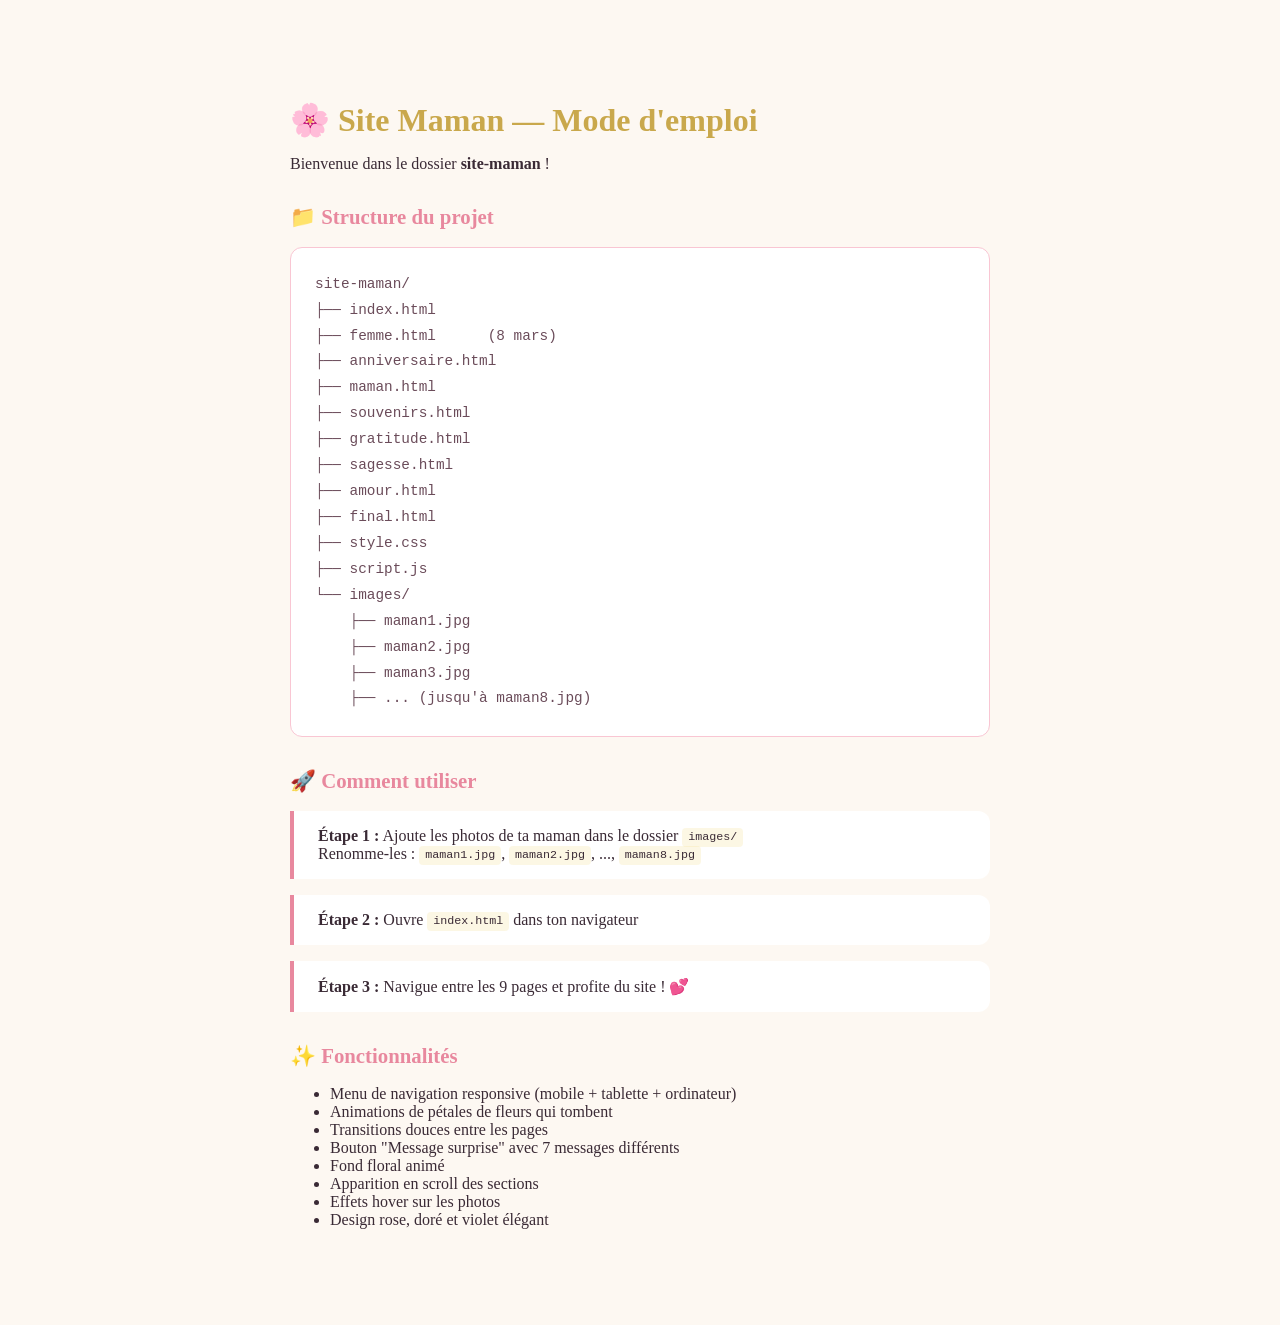
<file: LISEZMOI.html>
<!DOCTYPE html>
<html lang="fr">
<head>
  <meta charset="UTF-8">
  <title>Pour Maman — Mode d'emploi</title>
  <style>
    body { font-family: Georgia, serif; max-width: 700px; margin: 3rem auto; padding: 2rem; color: #3a2a35; background: #fdf8f2; }
    h1 { color: #c9a84c; font-size: 2rem; margin-bottom: 0.5rem; }
    h2 { color: #e8889e; font-size: 1.3rem; margin-top: 2rem; }
    code { background: #f0d87a33; padding: 0.2em 0.5em; border-radius: 4px; font-size: 0.9em; }
    .step { background: white; border-left: 4px solid #e8889e; padding: 1rem 1.5rem; border-radius: 0 12px 12px 0; margin: 1rem 0; }
    .structure { background: #fff; border: 1px solid #f9c6d3; border-radius: 12px; padding: 1.5rem; font-family: monospace; font-size: 0.9rem; line-height: 1.8; color: #6b4c5a; }
  </style>
</head>
<body>
  <h1>🌸 Site Maman — Mode d'emploi</h1>
  <p>Bienvenue dans le dossier <strong>site-maman</strong> !</p>

  <h2>📁 Structure du projet</h2>
  <div class="structure">
    site-maman/<br>
    ├── index.html<br>
    ├── femme.html &nbsp;&nbsp;&nbsp;&nbsp; (8 mars)<br>
    ├── anniversaire.html<br>
    ├── maman.html<br>
    ├── souvenirs.html<br>
    ├── gratitude.html<br>
    ├── sagesse.html<br>
    ├── amour.html<br>
    ├── final.html<br>
    ├── style.css<br>
    ├── script.js<br>
    └── images/<br>
    &nbsp;&nbsp;&nbsp;&nbsp;├── maman1.jpg<br>
    &nbsp;&nbsp;&nbsp;&nbsp;├── maman2.jpg<br>
    &nbsp;&nbsp;&nbsp;&nbsp;├── maman3.jpg<br>
    &nbsp;&nbsp;&nbsp;&nbsp;├── ... (jusqu'à maman8.jpg)<br>
  </div>

  <h2>🚀 Comment utiliser</h2>

  <div class="step">
    <strong>Étape 1 :</strong> Ajoute les photos de ta maman dans le dossier <code>images/</code><br>
    Renomme-les : <code>maman1.jpg</code>, <code>maman2.jpg</code>, ..., <code>maman8.jpg</code>
  </div>

  <div class="step">
    <strong>Étape 2 :</strong> Ouvre <code>index.html</code> dans ton navigateur
  </div>

  <div class="step">
    <strong>Étape 3 :</strong> Navigue entre les 9 pages et profite du site ! 💕
  </div>

  <h2>✨ Fonctionnalités</h2>
  <ul>
    <li>Menu de navigation responsive (mobile + tablette + ordinateur)</li>
    <li>Animations de pétales de fleurs qui tombent</li>
    <li>Transitions douces entre les pages</li>
    <li>Bouton "Message surprise" avec 7 messages différents</li>
    <li>Fond floral animé</li>
    <li>Apparition en scroll des sections</li>
    <li>Effets hover sur les photos</li>
    <li>Design rose, doré et violet élégant</li>
  </ul>
</body>
</html>
</file>
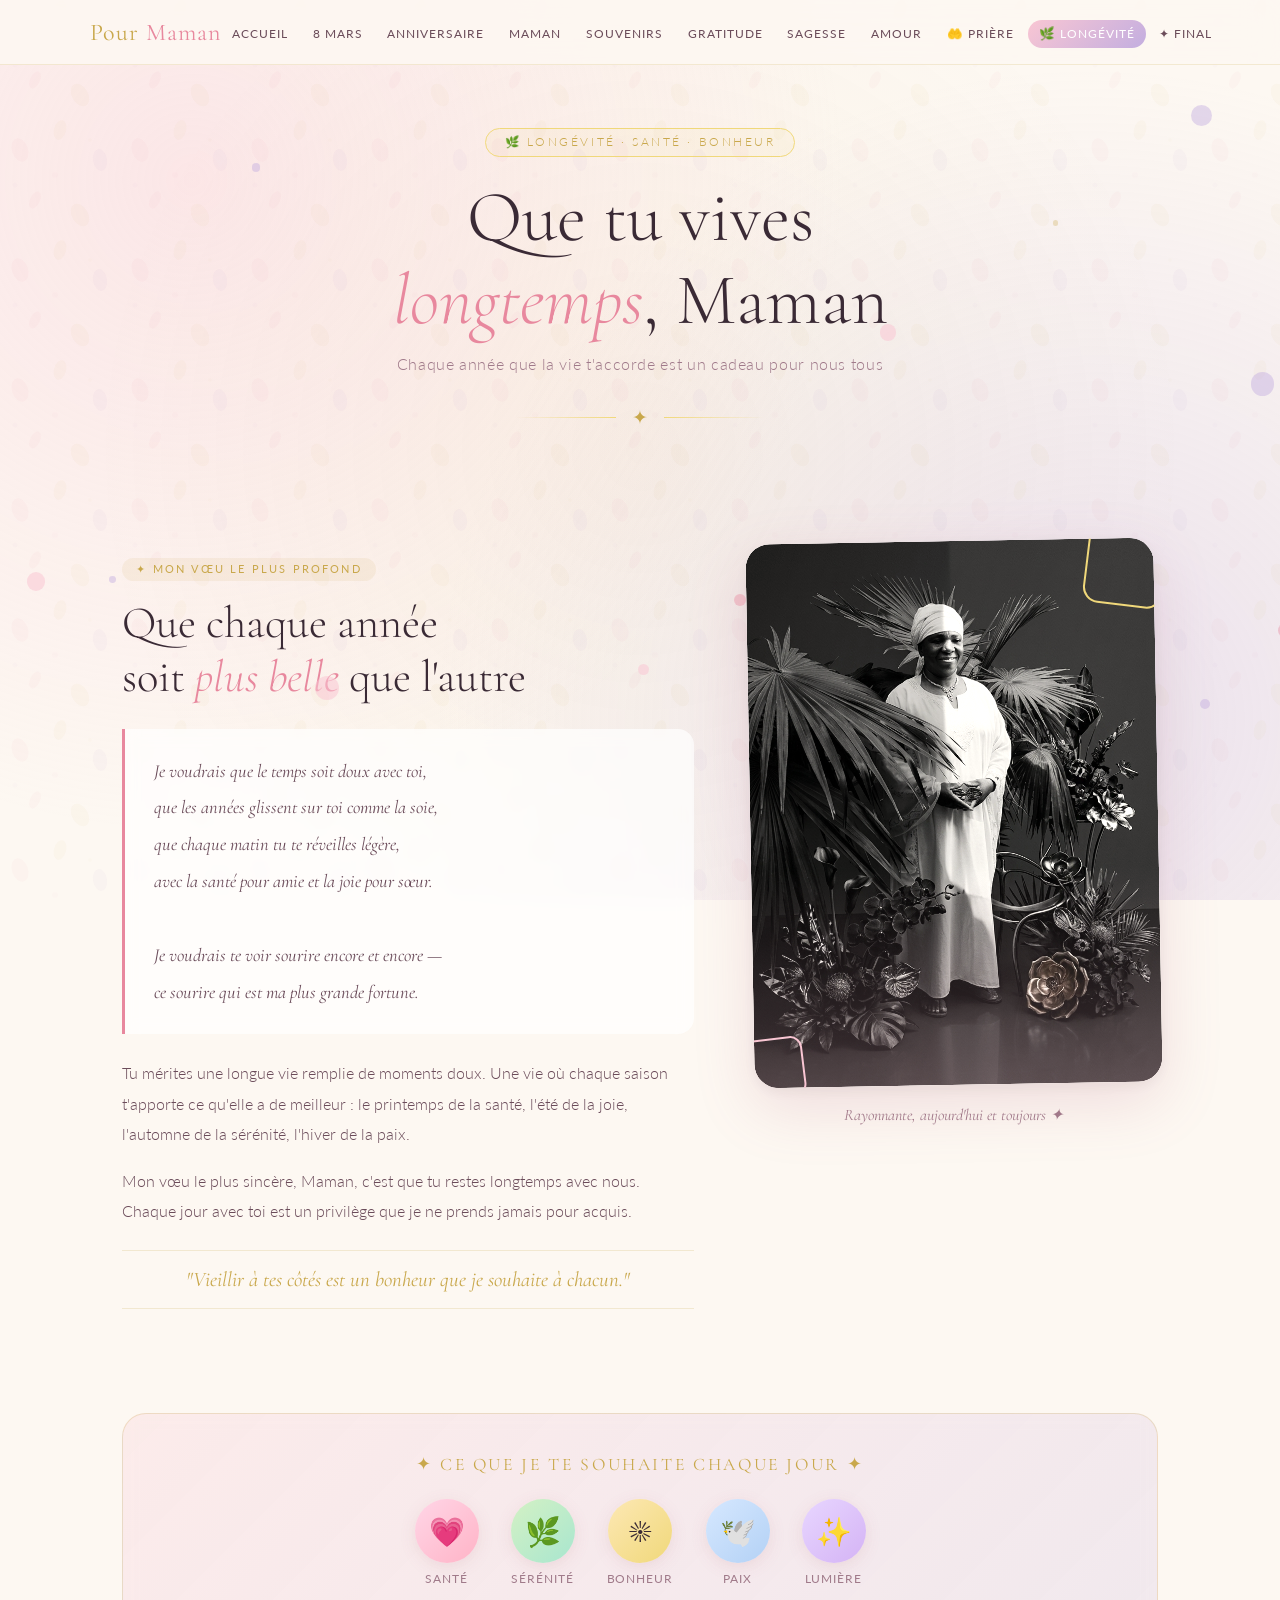
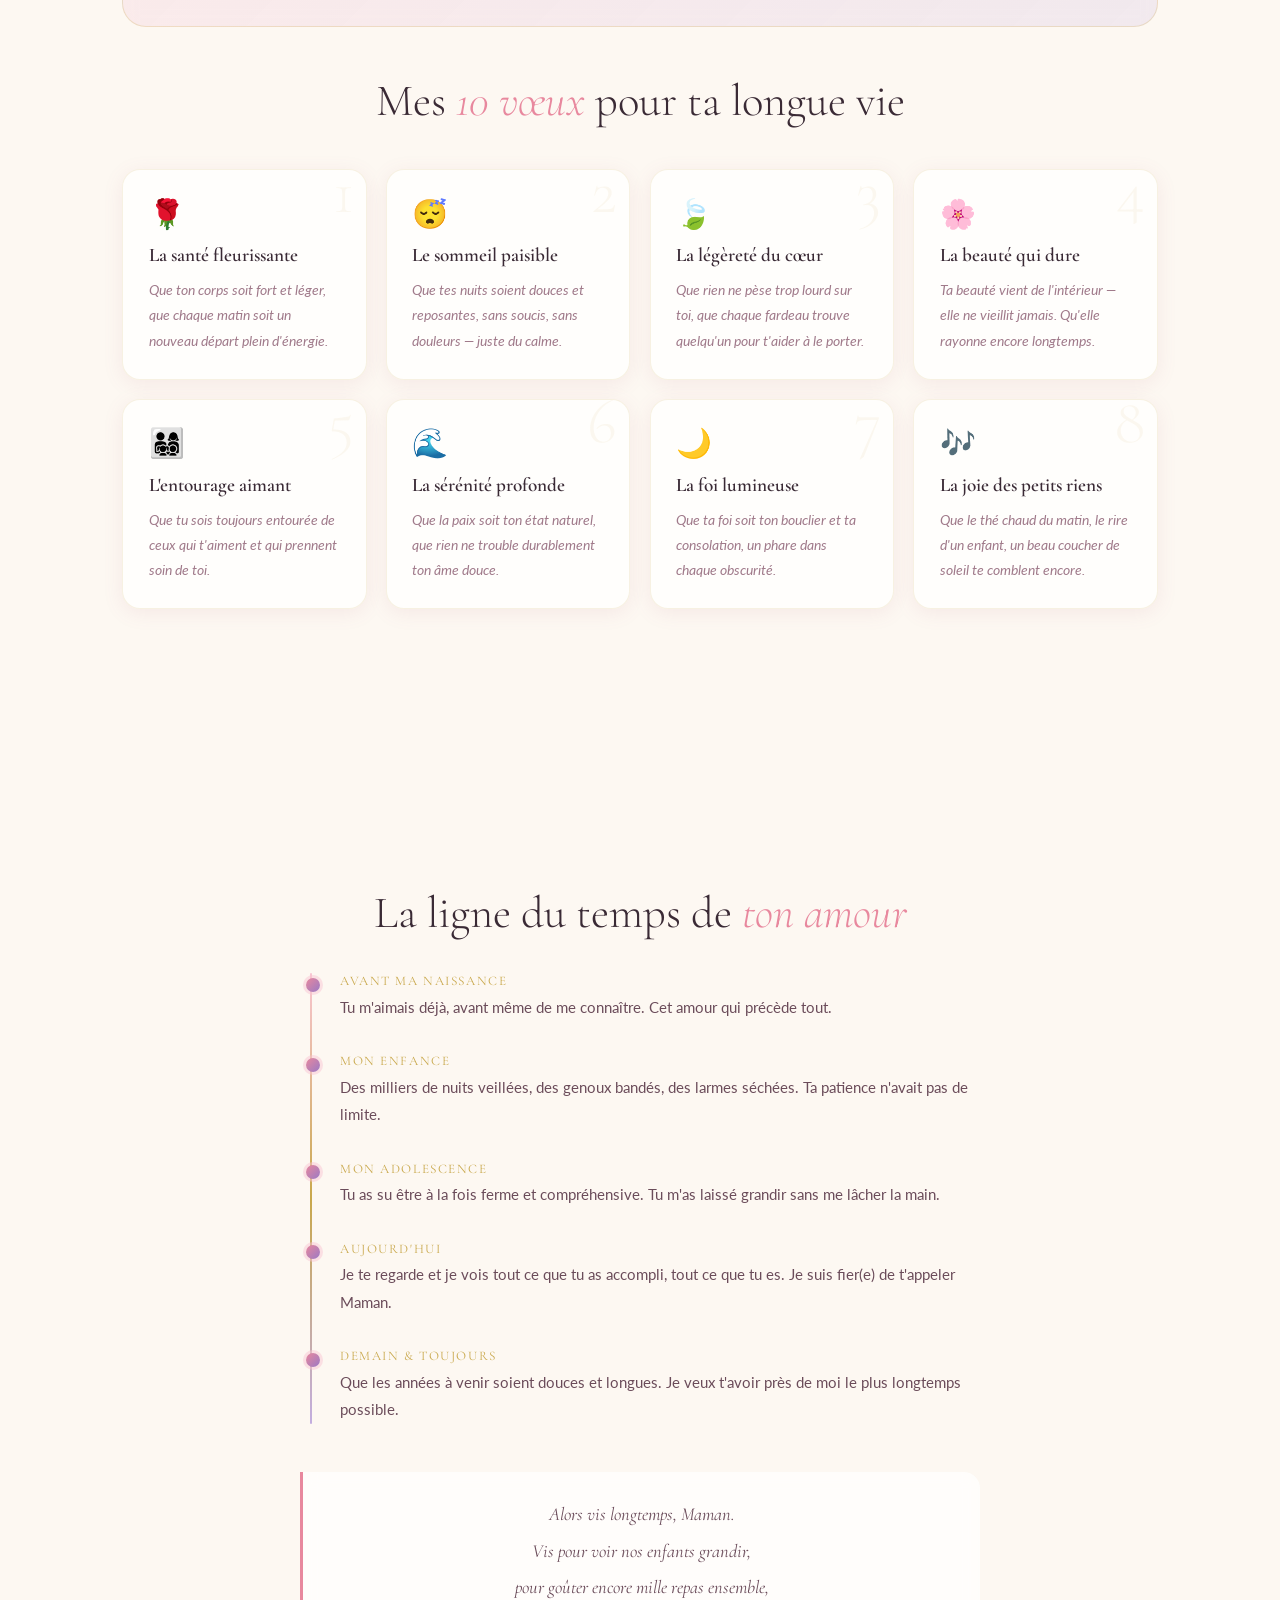
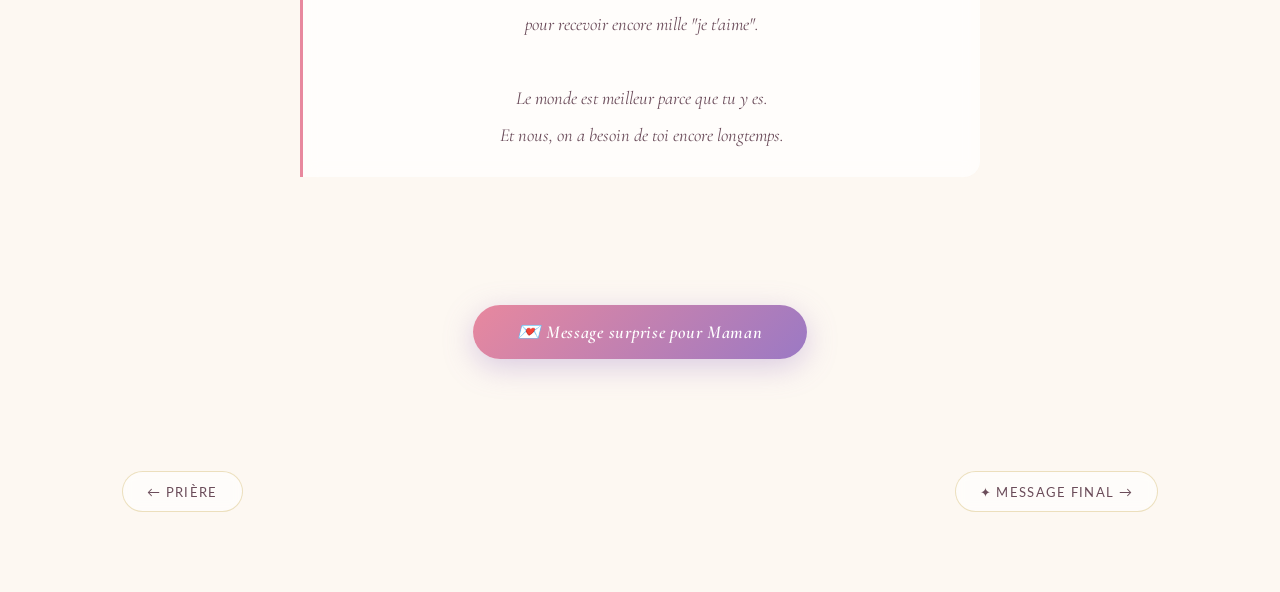
<file: longevite.html>
<!DOCTYPE html>
<html lang="fr">
<head>
  <meta charset="UTF-8">
  <meta name="viewport" content="width=device-width, initial-scale=1.0">
  <title>Pour Maman — Longévité & Santé</title>
  <link rel="stylesheet" href="style.css">
  <style>
    /* ── Age counter ── */
    .vitality-banner {
      background: linear-gradient(135deg, rgba(249,198,211,0.25), rgba(195,174,224,0.2));
      border: 1px solid rgba(201,168,76,0.25);
      border-radius: 24px;
      padding: 2.5rem;
      text-align: center;
      margin: 2rem 0 3rem;
      backdrop-filter: blur(8px);
    }

    .vitality-title {
      font-family: 'Cormorant Garamond', serif;
      font-size: 1.1rem;
      font-weight: 400;
      letter-spacing: 0.15em;
      text-transform: uppercase;
      color: var(--gold);
      margin-bottom: 1.5rem;
    }

    .vitality-icons {
      display: flex;
      justify-content: center;
      gap: 2rem;
      flex-wrap: wrap;
    }

    .vitality-item {
      display: flex;
      flex-direction: column;
      align-items: center;
      gap: 0.5rem;
    }

    .vitality-icon {
      width: 64px;
      height: 64px;
      border-radius: 50%;
      display: flex;
      align-items: center;
      justify-content: center;
      font-size: 1.8rem;
      box-shadow: 0 4px 16px rgba(180,100,130,0.15);
    }

    .vitality-item:nth-child(1) .vitality-icon { background: linear-gradient(135deg, #ffd6e7, #ffb3c6); }
    .vitality-item:nth-child(2) .vitality-icon { background: linear-gradient(135deg, #d4f1c4, #a8e6cf); }
    .vitality-item:nth-child(3) .vitality-icon { background: linear-gradient(135deg, #fde8b4, #f0d87a); }
    .vitality-item:nth-child(4) .vitality-icon { background: linear-gradient(135deg, #d6e8ff, #b3d1f5); }
    .vitality-item:nth-child(5) .vitality-icon { background: linear-gradient(135deg, #e8d6ff, #d4b3f5); }

    .vitality-label {
      font-size: 0.78rem;
      letter-spacing: 0.08em;
      text-transform: uppercase;
      color: var(--text-light);
      font-weight: 400;
    }

    /* ── Longevity wishes tree ── */
    .wishes-tree {
      display: grid;
      grid-template-columns: repeat(auto-fit, minmax(240px, 1fr));
      gap: 1.2rem;
      margin: 2.5rem 0;
    }

    .wish-leaf {
      background: rgba(255,255,255,0.78);
      border-radius: 18px;
      padding: 1.6rem;
      box-shadow: 0 4px 20px rgba(180,100,130,0.1);
      border: 1px solid rgba(201,168,76,0.15);
      position: relative;
      overflow: hidden;
      opacity: 0;
      transform: translateY(20px);
      transition: opacity 0.7s ease, transform 0.7s ease;
    }

    .wish-leaf.visible {
      opacity: 1;
      transform: translateY(0);
    }

    .wish-leaf:hover {
      transform: translateY(-5px);
      box-shadow: 0 12px 35px rgba(180,100,130,0.18);
    }

    .wish-leaf::before {
      content: attr(data-number);
      position: absolute;
      top: -10px;
      right: 12px;
      font-family: 'Cormorant Garamond', serif;
      font-size: 4rem;
      font-weight: 300;
      color: rgba(201,168,76,0.08);
      line-height: 1;
      pointer-events: none;
    }

    .wish-leaf-icon { font-size: 1.8rem; margin-bottom: 0.8rem; display: block; }
    .wish-leaf-title {
      font-family: 'Cormorant Garamond', serif;
      font-size: 1.2rem;
      font-weight: 600;
      color: var(--text-dark);
      margin-bottom: 0.6rem;
    }
    .wish-leaf-text {
      font-size: 0.88rem;
      line-height: 1.8;
      color: var(--text-light);
      font-style: italic;
    }

    /* ── Timeline ── */
    .timeline {
      position: relative;
      padding-left: 2.5rem;
      margin: 3rem 0;
    }

    .timeline::before {
      content: '';
      position: absolute;
      left: 0.6rem;
      top: 0;
      bottom: 0;
      width: 2px;
      background: linear-gradient(to bottom, var(--rose), var(--gold), var(--violet));
      border-radius: 2px;
    }

    .timeline-item {
      position: relative;
      margin-bottom: 2rem;
      opacity: 0;
      transform: translateX(-20px);
      transition: opacity 0.6s ease, transform 0.6s ease;
    }

    .timeline-item.visible {
      opacity: 1;
      transform: translateX(0);
    }

    .timeline-dot {
      position: absolute;
      left: -2.1rem;
      top: 0.3rem;
      width: 14px;
      height: 14px;
      border-radius: 50%;
      background: linear-gradient(135deg, var(--rose-deep), var(--violet-deep));
      box-shadow: 0 0 0 3px rgba(249,198,211,0.5);
    }

    .timeline-year {
      font-family: 'Cormorant Garamond', serif;
      font-size: 0.82rem;
      letter-spacing: 0.12em;
      text-transform: uppercase;
      color: var(--gold);
      margin-bottom: 0.3rem;
    }

    .timeline-text {
      font-size: 0.95rem;
      line-height: 1.8;
      color: var(--text-mid);
    }

    /* ── Slideshow ── */
    .slideshow-container {
      position: relative;
      width: 100%;
      aspect-ratio: 3 / 4;   /* garde les proportions fixes */
      overflow: hidden;
      border-radius: inherit;
    }

    .slideshow-container .slide {
      position: absolute;
      top: 0;
      left: 0;
      width: 100%;
      height: 100%;
      object-fit: cover;
      border-radius: inherit;
      opacity: 0;
      transition: opacity 1.2s ease-in-out;
    }

    .slideshow-container .slide.active {
      opacity: 1;
    }
  </style>
</head>
<body>

<nav>
  <div class="nav-inner">
    <a class="nav-logo" href="index.html">Pour <span>Maman</span></a>
    <button class="nav-toggle" aria-label="Menu" aria-expanded="false">
      <span></span><span></span><span></span>
    </button>
    <ul class="nav-links">
      <li><a href="index.html">Accueil</a></li>
      <li><a href="femme.html">8 Mars</a></li>
      <li><a href="anniversaire.html">Anniversaire</a></li>
      <li><a href="maman.html">Maman</a></li>
      <li><a href="souvenirs.html">Souvenirs</a></li>
      <li><a href="gratitude.html">Gratitude</a></li>
      <li><a href="sagesse.html">Sagesse</a></li>
      <li><a href="amour.html">Amour</a></li>
      <li><a href="priere.html">🤲 Prière</a></li>
      <li><a href="longevite.html">🌿 Longévité</a></li>
      <li><a href="final.html">✦ Final</a></li>
    </ul>
  </div>
</nav>

<div class="page-wrapper">

  <section class="hero-banner">
    <div class="hero-badge">🌿 Longévité · Santé · Bonheur</div>
    <h1 class="hero-title">
      Que tu vives<br>
      <em>longtemps</em>, Maman
    </h1>
    <p class="hero-subtitle">Chaque année que la vie t'accorde est un cadeau pour nous tous</p>
    <div class="hero-divider"><span>✦</span></div>
  </section>

  <section class="content-section">
    <div class="content-grid reverse">
      <div class="photo-col">
        <div class="photo-frame">

          <!-- ── SLIDESHOW AUTOMATIQUE ── -->
          <div class="slideshow-container">
            <img class="slide active" src="images/maman10.jpg"  alt="Maman, belle et rayonnante">
            <img class="slide"        src="images/maman101.jpg" alt="Maman, belle et rayonnante">
            <img class="slide"        src="images/maman110.jpg" alt="Maman, belle et rayonnante">
          </div>
          <!-- ──────────────────────────── -->

          <div class="photo-ornament"></div>
          <div class="photo-ornament-2"></div>
        </div>
        <p class="photo-label">Rayonnante, aujourd'hui et toujours ✦</p>
      </div>
      <div class="text-col">
        <span class="text-tag">✦ Mon vœu le plus profond</span>
        <h2 class="text-heading">
          Que chaque année<br>
          soit <em>plus belle</em> que l'autre
        </h2>
        <div class="poem-block">
          <p>
            Je voudrais que le temps soit doux avec toi,<br>
            que les années glissent sur toi comme la soie,<br>
            que chaque matin tu te réveilles légère,<br>
            avec la santé pour amie et la joie pour sœur.<br><br>
            Je voudrais te voir sourire encore et encore —<br>
            ce sourire qui est ma plus grande fortune.
          </p>
        </div>
        <div class="prose-block">
          <p>
            Tu mérites une longue vie remplie de moments doux.
            Une vie où chaque saison t'apporte ce qu'elle a de meilleur :
            le printemps de la santé, l'été de la joie,
            l'automne de la sérénité, l'hiver de la paix.
          </p>
          <p>
            Mon vœu le plus sincère, Maman, c'est que tu restes longtemps
            avec nous. Chaque jour avec toi est un privilège que je ne prends jamais pour acquis.
          </p>
        </div>
        <div class="gold-quote">"Vieillir à tes côtés est un bonheur que je souhaite à chacun."</div>
      </div>
    </div>

    <!-- Vitality Banner -->
    <div class="vitality-banner">
      <div class="vitality-title">✦ Ce que je te souhaite chaque jour ✦</div>
      <div class="vitality-icons">
        <div class="vitality-item">
          <div class="vitality-icon">💗</div>
          <div class="vitality-label">Santé</div>
        </div>
        <div class="vitality-item">
          <div class="vitality-icon">🌿</div>
          <div class="vitality-label">Sérénité</div>
        </div>
        <div class="vitality-item">
          <div class="vitality-icon">☀️</div>
          <div class="vitality-label">Bonheur</div>
        </div>
        <div class="vitality-item">
          <div class="vitality-icon">🕊️</div>
          <div class="vitality-label">Paix</div>
        </div>
        <div class="vitality-item">
          <div class="vitality-icon">✨</div>
          <div class="vitality-label">Lumière</div>
        </div>
      </div>
    </div>

    <!-- Wishes -->
    <h2 class="text-heading" style="text-align:center; margin-bottom:2rem;">
      Mes <em>10 vœux</em> pour ta longue vie
    </h2>
    <div class="wishes-tree">
      <div class="wish-leaf" data-number="1">
        <span class="wish-leaf-icon">🌹</span>
        <div class="wish-leaf-title">La santé fleurissante</div>
        <div class="wish-leaf-text">Que ton corps soit fort et léger, que chaque matin soit un nouveau départ plein d'énergie.</div>
      </div>
      <div class="wish-leaf" data-number="2">
        <span class="wish-leaf-icon">😴</span>
        <div class="wish-leaf-title">Le sommeil paisible</div>
        <div class="wish-leaf-text">Que tes nuits soient douces et reposantes, sans soucis, sans douleurs — juste du calme.</div>
      </div>
      <div class="wish-leaf" data-number="3">
        <span class="wish-leaf-icon">🍃</span>
        <div class="wish-leaf-title">La légèreté du cœur</div>
        <div class="wish-leaf-text">Que rien ne pèse trop lourd sur toi, que chaque fardeau trouve quelqu'un pour t'aider à le porter.</div>
      </div>
      <div class="wish-leaf" data-number="4">
        <span class="wish-leaf-icon">🌸</span>
        <div class="wish-leaf-title">La beauté qui dure</div>
        <div class="wish-leaf-text">Ta beauté vient de l'intérieur — elle ne vieillit jamais. Qu'elle rayonne encore longtemps.</div>
      </div>
      <div class="wish-leaf" data-number="5">
        <span class="wish-leaf-icon">👨‍👩‍👧‍👦</span>
        <div class="wish-leaf-title">L'entourage aimant</div>
        <div class="wish-leaf-text">Que tu sois toujours entourée de ceux qui t'aiment et qui prennent soin de toi.</div>
      </div>
      <div class="wish-leaf" data-number="6">
        <span class="wish-leaf-icon">🌊</span>
        <div class="wish-leaf-title">La sérénité profonde</div>
        <div class="wish-leaf-text">Que la paix soit ton état naturel, que rien ne trouble durablement ton âme douce.</div>
      </div>
      <div class="wish-leaf" data-number="7">
        <span class="wish-leaf-icon">🌙</span>
        <div class="wish-leaf-title">La foi lumineuse</div>
        <div class="wish-leaf-text">Que ta foi soit ton bouclier et ta consolation, un phare dans chaque obscurité.</div>
      </div>
      <div class="wish-leaf" data-number="8">
        <span class="wish-leaf-icon">🎶</span>
        <div class="wish-leaf-title">La joie des petits riens</div>
        <div class="wish-leaf-text">Que le thé chaud du matin, le rire d'un enfant, un beau coucher de soleil te comblent encore.</div>
      </div>
      <div class="wish-leaf" data-number="9">
        <span class="wish-leaf-icon">🌺</span>
        <div class="wish-leaf-title">Les voyages beaux</div>
        <div class="wish-leaf-text">Que tu puisses encore voir des endroits merveilleux, goûter à de nouvelles saveurs, t'émerveiller.</div>
      </div>
      <div class="wish-leaf" data-number="10">
        <span class="wish-leaf-icon">💫</span>
        <div class="wish-leaf-title">Une belle fin</div>
        <div class="wish-leaf-text">Que le dernier chapitre de ta vie soit le plus serein — entourée d'amour, en paix avec tout.</div>
      </div>
    </div>

    <!-- Timeline of life -->
    <h2 class="text-heading" style="text-align:center; margin: 3rem 0 2rem;">
      La ligne du temps de <em>ton amour</em>
    </h2>
    <div class="timeline" style="max-width: 680px; margin: 0 auto;">
      <div class="timeline-item">
        <div class="timeline-dot"></div>
        <div class="timeline-year">Avant ma naissance</div>
        <div class="timeline-text">Tu m'aimais déjà, avant même de me connaître. Cet amour qui précède tout.</div>
      </div>
      <div class="timeline-item">
        <div class="timeline-dot"></div>
        <div class="timeline-year">Mon enfance</div>
        <div class="timeline-text">Des milliers de nuits veillées, des genoux bandés, des larmes séchées. Ta patience n'avait pas de limite.</div>
      </div>
      <div class="timeline-item">
        <div class="timeline-dot"></div>
        <div class="timeline-year">Mon adolescence</div>
        <div class="timeline-text">Tu as su être à la fois ferme et compréhensive. Tu m'as laissé grandir sans me lâcher la main.</div>
      </div>
      <div class="timeline-item">
        <div class="timeline-dot"></div>
        <div class="timeline-year">Aujourd'hui</div>
        <div class="timeline-text">Je te regarde et je vois tout ce que tu as accompli, tout ce que tu es. Je suis fier(e) de t'appeler Maman.</div>
      </div>
      <div class="timeline-item">
        <div class="timeline-dot"></div>
        <div class="timeline-year">Demain & toujours</div>
        <div class="timeline-text">Que les années à venir soient douces et longues. Je veux t'avoir près de moi le plus longtemps possible.</div>
      </div>
    </div>

    <div class="poem-block" style="max-width:680px; margin: 3rem auto 0;">
      <p style="text-align:center;">
        Alors vis longtemps, Maman.<br>
        Vis pour voir nos enfants grandir,<br>
        pour goûter encore mille repas ensemble,<br>
        pour recevoir encore mille "je t'aime".<br><br>
        Le monde est meilleur parce que tu y es.<br>
        Et nous, on a besoin de toi encore longtemps.
      </p>
    </div>
  </section>

  <section class="surprise-section">
    <button id="btn-surprise">💌 Message surprise pour Maman</button>
    <div id="surprise-message"></div>
  </section>

  <div class="page-nav-footer">
    <a class="btn-nav" href="priere.html">← Prière</a>
    <a class="btn-nav" href="final.html">✦ Message Final →</a>
  </div>

</div>

<script src="script.js"></script>
<script>
  // ── Slideshow automatique ──
  (function () {
    const slides = document.querySelectorAll('.slideshow-container .slide');
    let current = 0;

    setInterval(() => {
      slides[current].classList.remove('active');
      current = (current + 1) % slides.length;
      slides[current].classList.add('active');
    }, 3500); // change toutes les 3,5 secondes
  })();

  // ── Animate timeline items on scroll ──
  const tlItems = document.querySelectorAll('.timeline-item');
  const tlObs = new IntersectionObserver(entries => {
    entries.forEach((e, i) => {
      if (e.isIntersecting) {
        setTimeout(() => e.target.classList.add('visible'), i * 150);
      }
    });
  }, { threshold: 0.2 });
  tlItems.forEach(el => tlObs.observe(el));

  // ── Animate wish leaves ──
  const leaves = document.querySelectorAll('.wish-leaf');
  const leafObs = new IntersectionObserver(entries => {
    entries.forEach((e, i) => {
      if (e.isIntersecting) {
        setTimeout(() => e.target.classList.add('visible'), i * 100);
      }
    });
  }, { threshold: 0.1 });
  leaves.forEach(el => leafObs.observe(el));
</script>
</body>
</html>
</file>
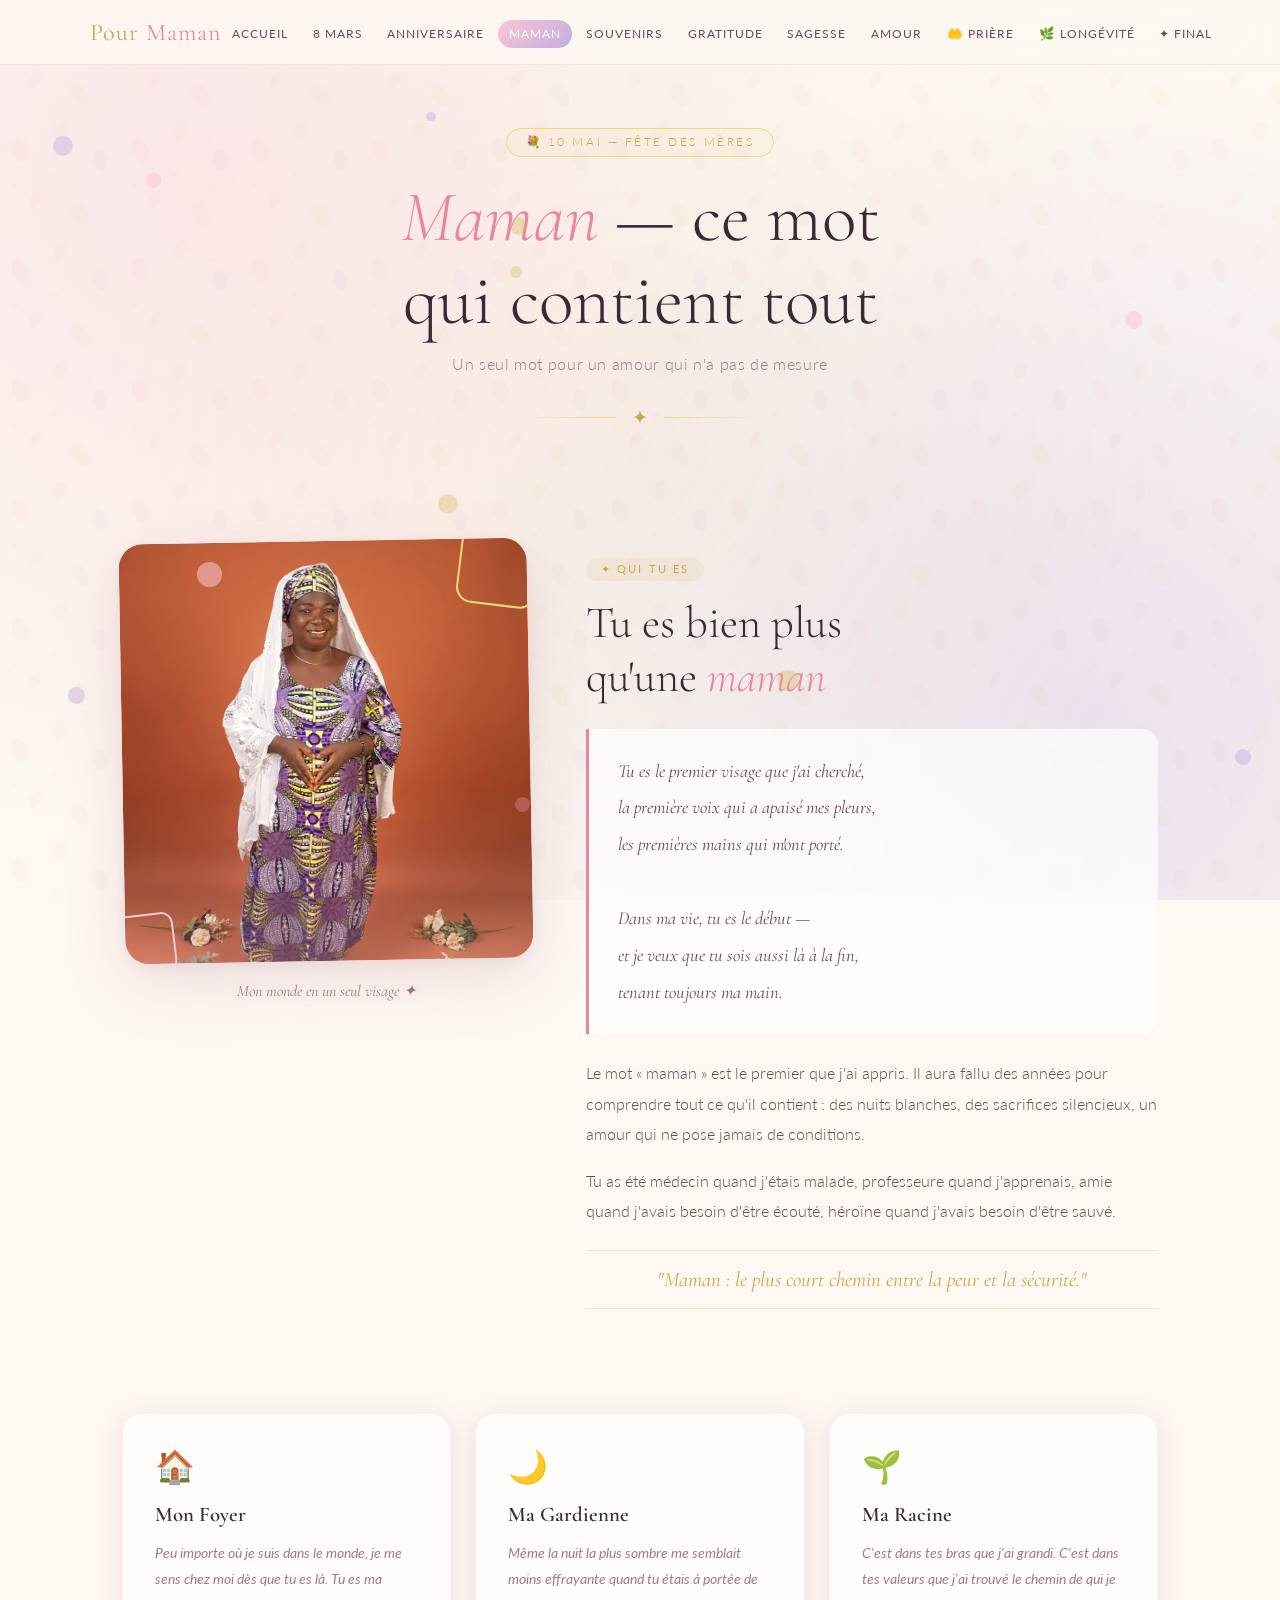
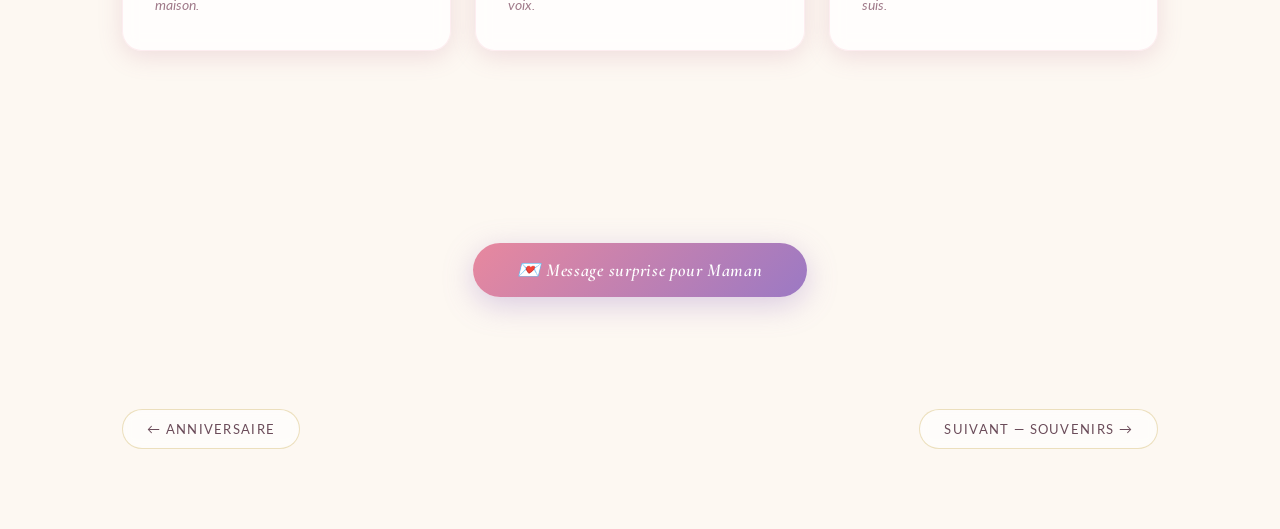
<file: maman.html>
<!DOCTYPE html>
<html lang="fr">
<head>
  <meta charset="UTF-8">
  <meta name="viewport" content="width=device-width, initial-scale=1.0">
  <title>Pour Maman — Qui tu es</title>
  <link rel="stylesheet" href="style.css">
</head>
<body>

<nav>
  <div class="nav-inner">
    <a class="nav-logo" href="index.html">Pour <span>Maman</span></a>
    <button class="nav-toggle" aria-label="Menu" aria-expanded="false">
      <span></span><span></span><span></span>
    </button>
    <ul class="nav-links">
      <li><a href="index.html">Accueil</a></li>
      <li><a href="femme.html">8 Mars</a></li>
      <li><a href="anniversaire.html">Anniversaire</a></li>
      <li><a href="maman.html">Maman</a></li>
      <li><a href="souvenirs.html">Souvenirs</a></li>
      <li><a href="gratitude.html">Gratitude</a></li>
      <li><a href="sagesse.html">Sagesse</a></li>
      <li><a href="amour.html">Amour</a></li>
      <li><a href="priere.html">🤲 Prière</a></li>
      <li><a href="longevite.html">🌿 Longévité</a></li>
      <li><a href="final.html">✦ Final</a></li>
    </ul>
  </div>
</nav>

<div class="page-wrapper">

  <section class="hero-banner">
    <div class="hero-badge">💐 10 Mai — Fête des Mères</div>
    <h1 class="hero-title">
      <em>Maman</em> — ce mot<br>
      qui contient tout
    </h1>
    <p class="hero-subtitle">Un seul mot pour un amour qui n'a pas de mesure</p>
    <div class="hero-divider"><span>✦</span></div>
  </section>

  <section class="content-section">
    <div class="content-grid">
      <div class="photo-col">
        <div class="photo-frame">
          <img src="images/maman4.jpg" alt="Maman chérie">
          <div class="photo-ornament"></div>
          <div class="photo-ornament-2"></div>
        </div>
        <p class="photo-label">Mon monde en un seul visage ✦</p>
      </div>
      <div class="text-col">
        <span class="text-tag">✦ Qui tu es</span>
        <h2 class="text-heading">
          Tu es bien plus<br>
          qu'une <em>maman</em>
        </h2>
        <div class="poem-block">
          <p>
            Tu es le premier visage que j'ai cherché,<br>
            la première voix qui a apaisé mes pleurs,<br>
            les premières mains qui m'ont porté.<br><br>
            Dans ma vie, tu es le début —<br>
            et je veux que tu sois aussi là à la fin,<br>
            tenant toujours ma main.
          </p>
        </div>
        <div class="prose-block">
          <p>
            Le mot « maman » est le premier que j'ai appris.
            Il aura fallu des années pour comprendre tout ce qu'il contient :
            des nuits blanches, des sacrifices silencieux, un amour qui ne pose jamais de conditions.
          </p>
          <p>
            Tu as été médecin quand j'étais malade,
            professeure quand j'apprenais,
            amie quand j'avais besoin d'être écouté,
            héroïne quand j'avais besoin d'être sauvé.
          </p>
        </div>
        <div class="gold-quote">"Maman : le plus court chemin entre la peur et la sécurité."</div>
      </div>
    </div>

    <div class="cards-grid">
      <div class="card">
        <div class="card-icon">🏠</div>
        <div class="card-title">Mon Foyer</div>
        <div class="card-text">Peu importe où je suis dans le monde, je me sens chez moi dès que tu es là. Tu es ma maison.</div>
      </div>
      <div class="card">
        <div class="card-icon">🌙</div>
        <div class="card-title">Ma Gardienne</div>
        <div class="card-text">Même la nuit la plus sombre me semblait moins effrayante quand tu étais à portée de voix.</div>
      </div>
      <div class="card">
        <div class="card-icon">🌱</div>
        <div class="card-title">Ma Racine</div>
        <div class="card-text">C'est dans tes bras que j'ai grandi. C'est dans tes valeurs que j'ai trouvé le chemin de qui je suis.</div>
      </div>
    </div>
  </section>

  <section class="surprise-section">
    <button id="btn-surprise">💌 Message surprise pour Maman</button>
    <div id="surprise-message"></div>
  </section>

  <div class="page-nav-footer">
    <a class="btn-nav" href="anniversaire.html">← Anniversaire</a>
    <a class="btn-nav" href="souvenirs.html">Suivant — Souvenirs →</a>
  </div>

</div>

<script src="script.js"></script>
</body>
</html>
</file>
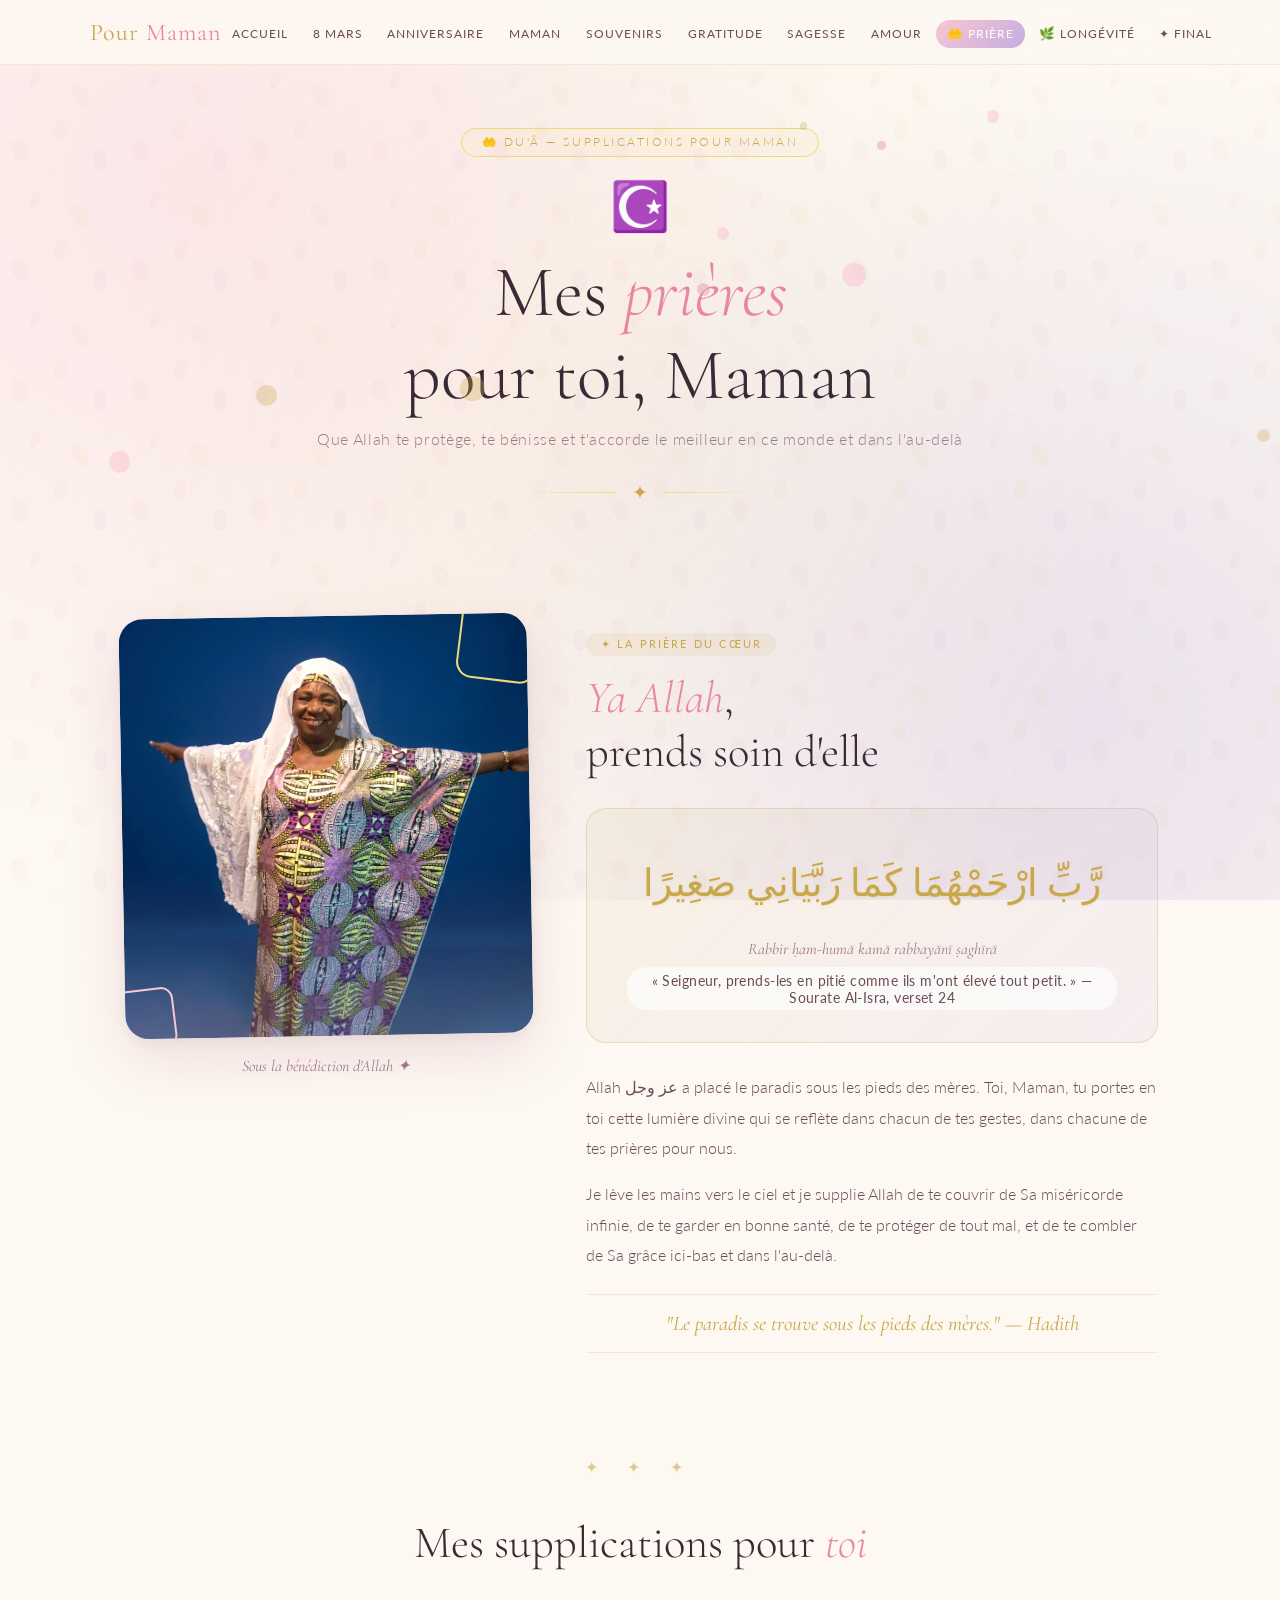
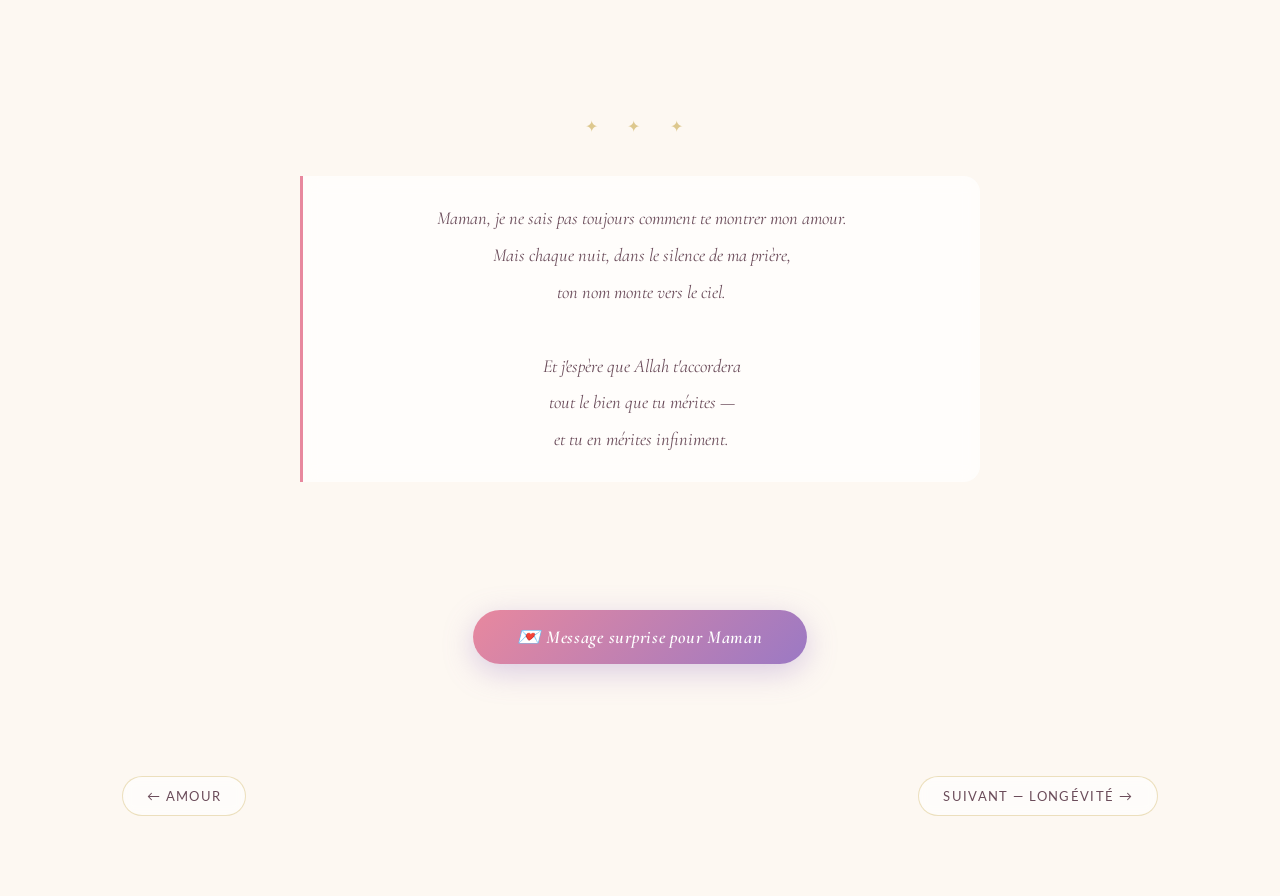
<file: priere.html>
<!DOCTYPE html>
<html lang="fr">
<head>
  <meta charset="UTF-8">
  <meta name="viewport" content="width=device-width, initial-scale=1.0">
  <title>Pour Maman — Prière Islamique</title>
  <link rel="stylesheet" href="style.css">
  <style>
    /* ── Arabic text styling ── */
    .arabic-block {
      background: linear-gradient(135deg, rgba(201,168,76,0.08), rgba(195,174,224,0.12));
      border: 1px solid rgba(201,168,76,0.3);
      border-radius: 20px;
      padding: 2rem 2.5rem;
      margin: 1.8rem 0;
      text-align: center;
    }

    .arabic-text {
      font-family: 'Amiri', 'Traditional Arabic', 'Arabic Typesetting', 'Scheherazade New', serif;
      font-size: clamp(1.6rem, 4vw, 2.4rem);
      direction: rtl;
      line-height: 2.2;
      color: var(--gold);
      margin-bottom: 0.8rem;
      text-shadow: 0 1px 3px rgba(201,168,76,0.2);
    }

    .arabic-transliteration {
      font-family: 'Cormorant Garamond', serif;
      font-style: italic;
      font-size: 1rem;
      color: var(--text-light);
      margin-bottom: 0.5rem;
    }

    .arabic-traduction {
      font-size: 0.88rem;
      font-weight: 400;
      letter-spacing: 0.03em;
      color: var(--text-mid);
      background: rgba(255,255,255,0.6);
      display: inline-block;
      padding: 0.3rem 1rem;
      border-radius: 20px;
    }

    .dua-card {
      background: rgba(255,255,255,0.75);
      border-radius: 20px;
      padding: 2rem;
      backdrop-filter: blur(8px);
      box-shadow: 0 6px 25px rgba(180,100,130,0.12);
      border: 1px solid rgba(201,168,76,0.2);
      margin-bottom: 1.5rem;
      opacity: 0;
      transform: translateY(20px);
      transition: opacity 0.7s ease, transform 0.7s ease;
    }

    .dua-card.visible {
      opacity: 1;
      transform: translateY(0);
    }

    .dua-card:hover {
      transform: translateY(-4px);
      box-shadow: 0 14px 40px rgba(180,100,130,0.18);
    }

    .dua-number {
      display: inline-block;
      width: 32px;
      height: 32px;
      background: linear-gradient(135deg, var(--gold), var(--gold-light));
      color: white;
      border-radius: 50%;
      text-align: center;
      line-height: 32px;
      font-size: 0.82rem;
      font-weight: 700;
      margin-bottom: 0.8rem;
    }

    .star-separator {
      text-align: center;
      color: var(--gold);
      letter-spacing: 0.8rem;
      font-size: 1rem;
      margin: 2.5rem 0;
      opacity: 0.6;
    }

    .crescent-icon {
      font-size: 3rem;
      display: block;
      text-align: center;
      margin-bottom: 1rem;
      animation: glow-moon 3s ease-in-out infinite;
    }

    @keyframes glow-moon {
      0%, 100% { filter: drop-shadow(0 0 8px rgba(201,168,76,0.4)); }
      50%       { filter: drop-shadow(0 0 20px rgba(201,168,76,0.8)); }
    }
  </style>
</head>
<body>

<nav>
  <div class="nav-inner">
    <a class="nav-logo" href="index.html">Pour <span>Maman</span></a>
    <button class="nav-toggle" aria-label="Menu" aria-expanded="false">
      <span></span><span></span><span></span>
    </button>
    <ul class="nav-links">
      <li><a href="index.html">Accueil</a></li>
      <li><a href="femme.html">8 Mars</a></li>
      <li><a href="anniversaire.html">Anniversaire</a></li>
      <li><a href="maman.html">Maman</a></li>
      <li><a href="souvenirs.html">Souvenirs</a></li>
      <li><a href="gratitude.html">Gratitude</a></li>
      <li><a href="sagesse.html">Sagesse</a></li>
      <li><a href="amour.html">Amour</a></li>
      <li><a href="priere.html">🤲 Prière</a></li>
      <li><a href="longevite.html">🌿 Longévité</a></li>
      <li><a href="final.html">✦ Final</a></li>
    </ul>
  </div>
</nav>

<div class="page-wrapper">

  <section class="hero-banner">
    <div class="hero-badge">🤲 Du'â — Supplications pour Maman</div>
    <span class="crescent-icon">☪️</span>
    <h1 class="hero-title">
      Mes <em>prières</em><br>
      pour toi, Maman
    </h1>
    <p class="hero-subtitle">Que Allah te protège, te bénisse et t'accorde le meilleur en ce monde et dans l'au-delà</p>
    <div class="hero-divider"><span>✦</span></div>
  </section>

  <section class="content-section">
    <div class="content-grid">
      <div class="photo-col">
        <div class="photo-frame">
          <img src="images/maman9.jpg" alt="Maman bénie">
          <div class="photo-ornament"></div>
          <div class="photo-ornament-2"></div>
        </div>
        <p class="photo-label">Sous la bénédiction d'Allah ✦</p>
      </div>
      <div class="text-col">
        <span class="text-tag">✦ La prière du cœur</span>
        <h2 class="text-heading">
          <em>Ya Allah</em>,<br>
          prends soin d'elle
        </h2>

        <!-- Ayat from Quran -->
        <div class="arabic-block">
          <div class="arabic-text">رَّبِّ ارْحَمْهُمَا كَمَا رَبَّيَانِي صَغِيرًا</div>
          <div class="arabic-transliteration">Rabbir ḥam-humā kamā rabbayānī ṣaghīrā</div>
          <div class="arabic-traduction">« Seigneur, prends-les en pitié comme ils m'ont élevé tout petit. » — Sourate Al-Isra, verset 24</div>
        </div>

        <div class="prose-block">
          <p>
            Allah عز وجل a placé le paradis sous les pieds des mères.
            Toi, Maman, tu portes en toi cette lumière divine qui se reflète
            dans chacun de tes gestes, dans chacune de tes prières pour nous.
          </p>
          <p>
            Je lève les mains vers le ciel et je supplie Allah
            de te couvrir de Sa miséricorde infinie,
            de te garder en bonne santé, de te protéger de tout mal,
            et de te combler de Sa grâce ici-bas et dans l'au-delà.
          </p>
        </div>
        <div class="gold-quote">"Le paradis se trouve sous les pieds des mères." — Hadith</div>
      </div>
    </div>

    <div class="star-separator">✦ ✦ ✦</div>

    <!-- Du'ât Cards -->
    <h2 class="text-heading" style="text-align:center; margin-bottom: 2rem;">
      Mes supplications pour <em>toi</em>
    </h2>

    <div class="dua-card">
      <div class="dua-number">1</div>
      <div class="arabic-block" style="margin: 0.5rem 0 1rem;">
        <div class="arabic-text">اللَّهُمَّ اغْفِرْ لِي وَلِوَالِدَيَّ وَارْحَمْهُمَا كَمَا رَبَّيَانِي صَغِيرًا</div>
        <div class="arabic-transliteration">Allāhumma ghfir lī wa liwālidayya warḥam-humā kamā rabbayānī ṣaghīrā</div>
        <div class="arabic-traduction">« Ô Allah, pardonne-moi ainsi qu'à mes parents et prends-les en pitié comme ils m'ont élevé tout petit. »</div>
      </div>
      <div class="card-text" style="font-size:0.92rem; line-height:1.8; color: var(--text-mid); font-style:italic;">
        C'est le du'â que je récite pour toi après chaque prière, Maman.
        Que Allah te pardonne tous tes péchés et t'élève en degrés.
      </div>
    </div>

    <div class="dua-card">
      <div class="dua-number">2</div>
      <div class="arabic-block" style="margin: 0.5rem 0 1rem;">
        <div class="arabic-text">اللَّهُمَّ اشْفِهَا وَعَافِهَا وَبَارِكْ فِي عُمْرِهَا</div>
        <div class="arabic-transliteration">Allāhumma ishfihā wa 'āfihā wa bārik fī 'umrihā</div>
        <div class="arabic-traduction">« Ô Allah, guéris-la, donne-lui la santé et bénis sa vie. »</div>
      </div>
      <div class="card-text" style="font-size:0.92rem; line-height:1.8; color: var(--text-mid); font-style:italic;">
        Que Allah te préserve de toute maladie, de toute peine,
        et qu'Il bénisse chaque jour qu'Il t'accorde.
      </div>
    </div>

    <div class="dua-card">
      <div class="dua-number">3</div>
      <div class="arabic-block" style="margin: 0.5rem 0 1rem;">
        <div class="arabic-text">اللَّهُمَّ أَكْرِمْ مَثْوَاهَا وَوَسِّعْ مُدْخَلَهَا وَاغْسِلْهَا بِالْمَاءِ وَالثَّلْجِ وَالْبَرَدِ</div>
        <div class="arabic-transliteration">Allāhumma akrim mathwāhā wa wassi' mudkhalahā...</div>
        <div class="arabic-traduction">« Ô Allah, honore sa demeure, élargis son séjour, purifie-la... »</div>
      </div>
      <div class="card-text" style="font-size:0.92rem; line-height:1.8; color: var(--text-mid); font-style:italic;">
        Que Allah te prépare une belle demeure dans l'au-delà
        et te fasse entrer au paradis avec les justes, inna shaa Allah.
      </div>
    </div>

    <div class="dua-card">
      <div class="dua-number">4</div>
      <div class="arabic-block" style="margin: 0.5rem 0 1rem;">
        <div class="arabic-text">اللَّهُمَّ أَدْخِلْهَا الْجَنَّةَ وَأَعِذْهَا مِنَ النَّارِ</div>
        <div class="arabic-transliteration">Allāhumma adkhil-hal jannata wa a'idh-hā minan-nār</div>
        <div class="arabic-traduction">« Ô Allah, fais-la entrer au Paradis et préserve-la du Feu. »</div>
      </div>
      <div class="card-text" style="font-size:0.92rem; line-height:1.8; color: var(--text-mid); font-style:italic;">
        C'est le plus grand vœu que je formule pour toi, Maman :
        que ta fin soit belle et que Allah t'accueille dans Sa miséricorde.
      </div>
    </div>

    <div class="star-separator">✦ ✦ ✦</div>

    <div class="poem-block" style="max-width: 680px; margin: 0 auto;">
      <p style="text-align:center;">
        Maman, je ne sais pas toujours comment te montrer mon amour.<br>
        Mais chaque nuit, dans le silence de ma prière,<br>
        ton nom monte vers le ciel.<br><br>
        Et j'espère que Allah t'accordera<br>
        tout le bien que tu mérites —<br>
        et tu en mérites infiniment.
      </p>
    </div>
  </section>

  <section class="surprise-section">
    <button id="btn-surprise">💌 Message surprise pour Maman</button>
    <div id="surprise-message"></div>
  </section>

  <div class="page-nav-footer">
    <a class="btn-nav" href="amour.html">← Amour</a>
    <a class="btn-nav" href="longevite.html">Suivant — Longévité →</a>
  </div>

</div>

<script src="script.js"></script>
</body>
</html>
</file>
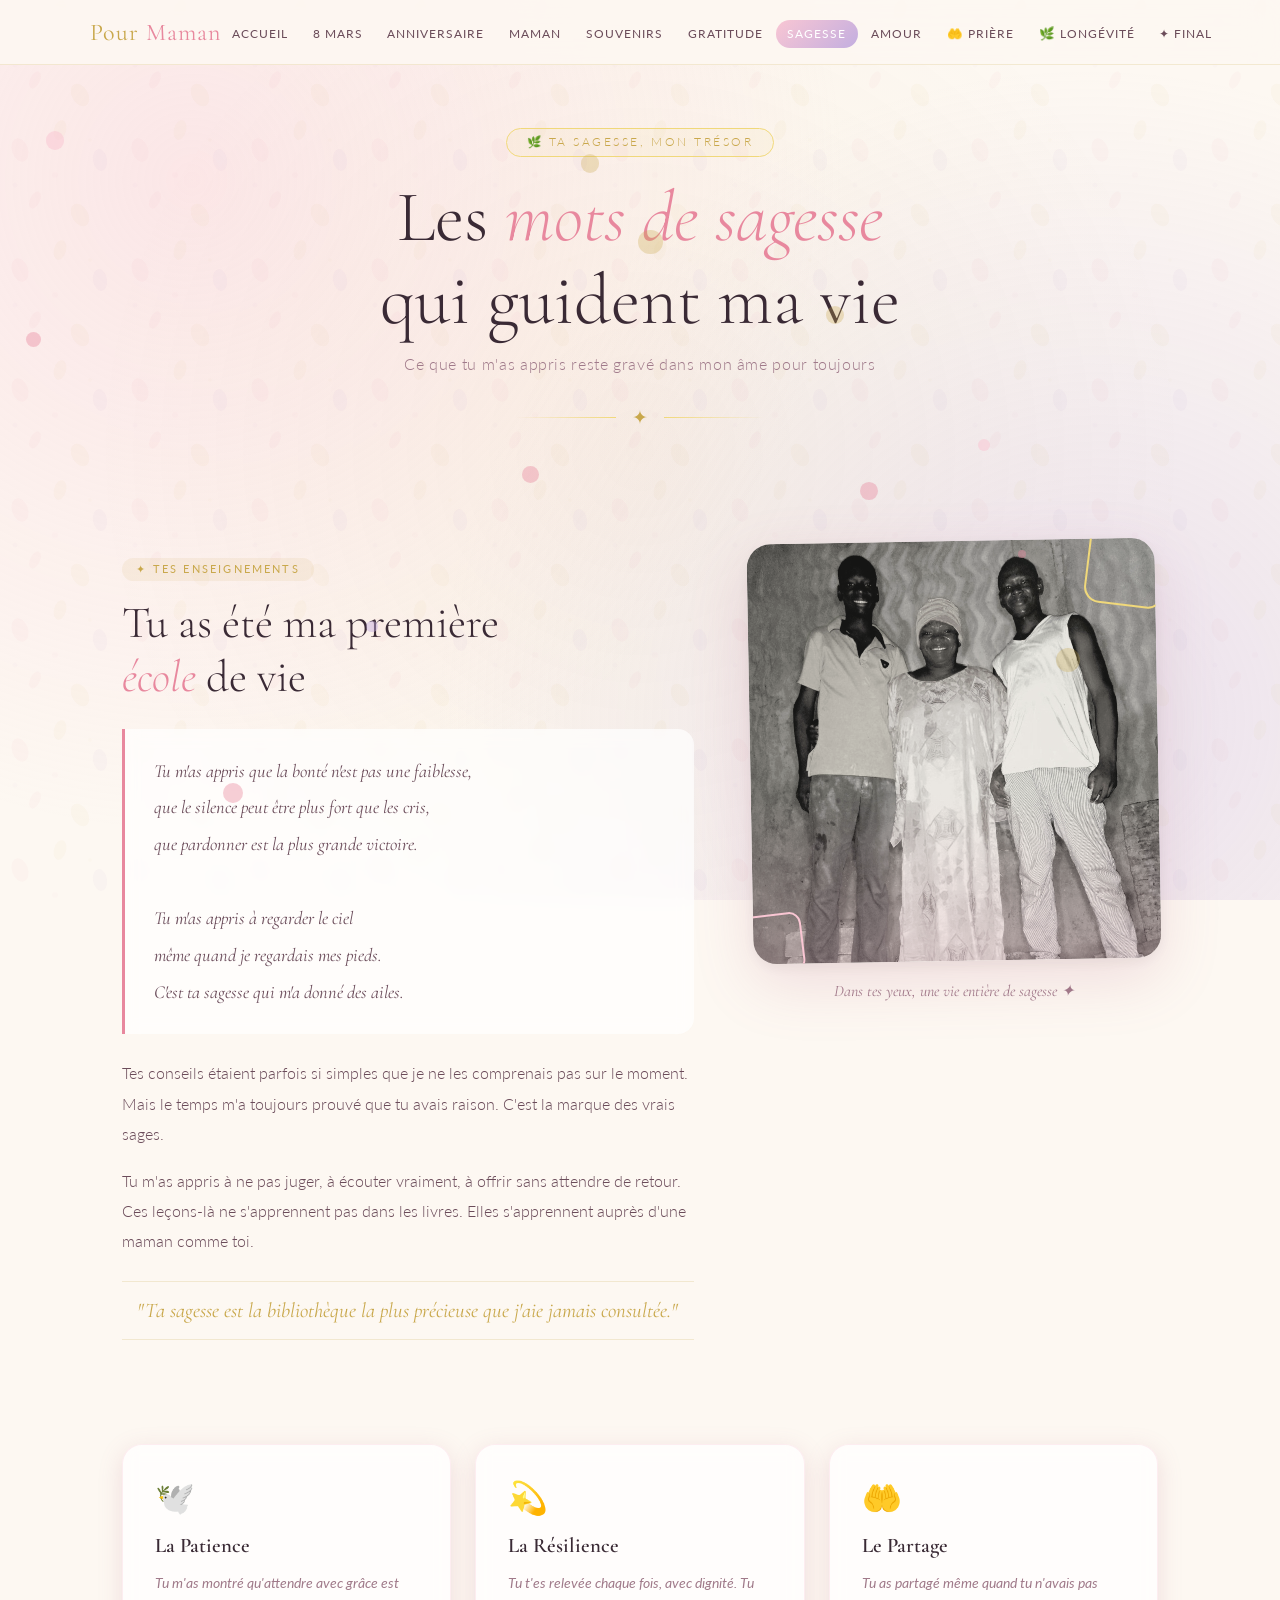
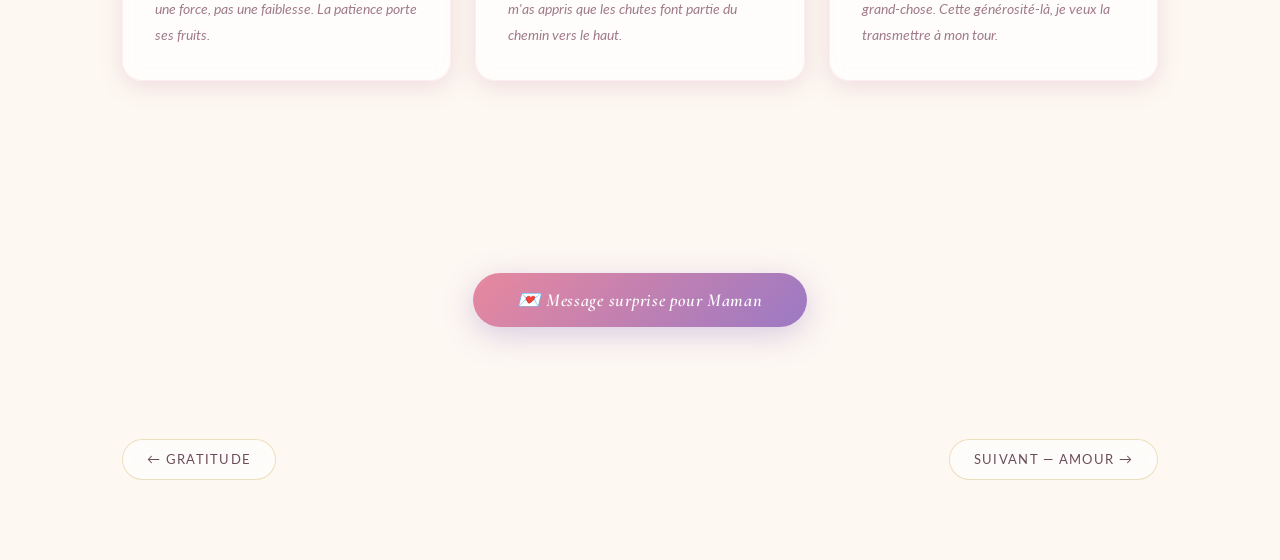
<file: sagesse.html>
<!DOCTYPE html>
<html lang="fr">
<head>
  <meta charset="UTF-8">
  <meta name="viewport" content="width=device-width, initial-scale=1.0">
  <title>Pour Maman — Sagesse</title>
  <link rel="stylesheet" href="style.css">
</head>
<body>

<nav>
  <div class="nav-inner">
    <a class="nav-logo" href="index.html">Pour <span>Maman</span></a>
    <button class="nav-toggle" aria-label="Menu" aria-expanded="false">
      <span></span><span></span><span></span>
    </button>
    <ul class="nav-links">
      <li><a href="index.html">Accueil</a></li>
      <li><a href="femme.html">8 Mars</a></li>
      <li><a href="anniversaire.html">Anniversaire</a></li>
      <li><a href="maman.html">Maman</a></li>
      <li><a href="souvenirs.html">Souvenirs</a></li>
      <li><a href="gratitude.html">Gratitude</a></li>
      <li><a href="sagesse.html">Sagesse</a></li>
      <li><a href="amour.html">Amour</a></li>
      <li><a href="priere.html">🤲 Prière</a></li>
      <li><a href="longevite.html">🌿 Longévité</a></li>
      <li><a href="final.html">✦ Final</a></li>
    </ul>
  </div>
</nav>

<div class="page-wrapper">

  <section class="hero-banner">
    <div class="hero-badge">🌿 Ta sagesse, mon trésor</div>
    <h1 class="hero-title">
      Les <em>mots de sagesse</em><br>
      qui guident ma vie
    </h1>
    <p class="hero-subtitle">Ce que tu m'as appris reste gravé dans mon âme pour toujours</p>
    <div class="hero-divider"><span>✦</span></div>
  </section>

  <section class="content-section">
    <div class="content-grid reverse">
      <div class="photo-col">
        <div class="photo-frame">
          <img src="images/maman7.jpg" alt="La sagesse de Maman">
          <div class="photo-ornament"></div>
          <div class="photo-ornament-2"></div>
        </div>
        <p class="photo-label">Dans tes yeux, une vie entière de sagesse ✦</p>
      </div>
      <div class="text-col">
        <span class="text-tag">✦ Tes enseignements</span>
        <h2 class="text-heading">
          Tu as été ma première<br>
          <em>école</em> de vie
        </h2>
        <div class="poem-block">
          <p>
            Tu m'as appris que la bonté n'est pas une faiblesse,<br>
            que le silence peut être plus fort que les cris,<br>
            que pardonner est la plus grande victoire.<br><br>
            Tu m'as appris à regarder le ciel<br>
            même quand je regardais mes pieds.<br>
            C'est ta sagesse qui m'a donné des ailes.
          </p>
        </div>
        <div class="prose-block">
          <p>
            Tes conseils étaient parfois si simples que je ne les comprenais pas sur le moment.
            Mais le temps m'a toujours prouvé que tu avais raison.
            C'est la marque des vrais sages.
          </p>
          <p>
            Tu m'as appris à ne pas juger, à écouter vraiment,
            à offrir sans attendre de retour.
            Ces leçons-là ne s'apprennent pas dans les livres.
            Elles s'apprennent auprès d'une maman comme toi.
          </p>
        </div>
        <div class="gold-quote">"Ta sagesse est la bibliothèque la plus précieuse que j'aie jamais consultée."</div>
      </div>
    </div>

    <div class="cards-grid">
      <div class="card">
        <div class="card-icon">🕊️</div>
        <div class="card-title">La Patience</div>
        <div class="card-text">Tu m'as montré qu'attendre avec grâce est une force, pas une faiblesse. La patience porte ses fruits.</div>
      </div>
      <div class="card">
        <div class="card-icon">💫</div>
        <div class="card-title">La Résilience</div>
        <div class="card-text">Tu t'es relevée chaque fois, avec dignité. Tu m'as appris que les chutes font partie du chemin vers le haut.</div>
      </div>
      <div class="card">
        <div class="card-icon">🤲</div>
        <div class="card-title">Le Partage</div>
        <div class="card-text">Tu as partagé même quand tu n'avais pas grand-chose. Cette générosité-là, je veux la transmettre à mon tour.</div>
      </div>
    </div>
  </section>

  <section class="surprise-section">
    <button id="btn-surprise">💌 Message surprise pour Maman</button>
    <div id="surprise-message"></div>
  </section>

  <div class="page-nav-footer">
    <a class="btn-nav" href="gratitude.html">← Gratitude</a>
    <a class="btn-nav" href="amour.html">Suivant — Amour →</a>
  </div>

</div>

<script src="script.js"></script>
</body>
</html>
</file>
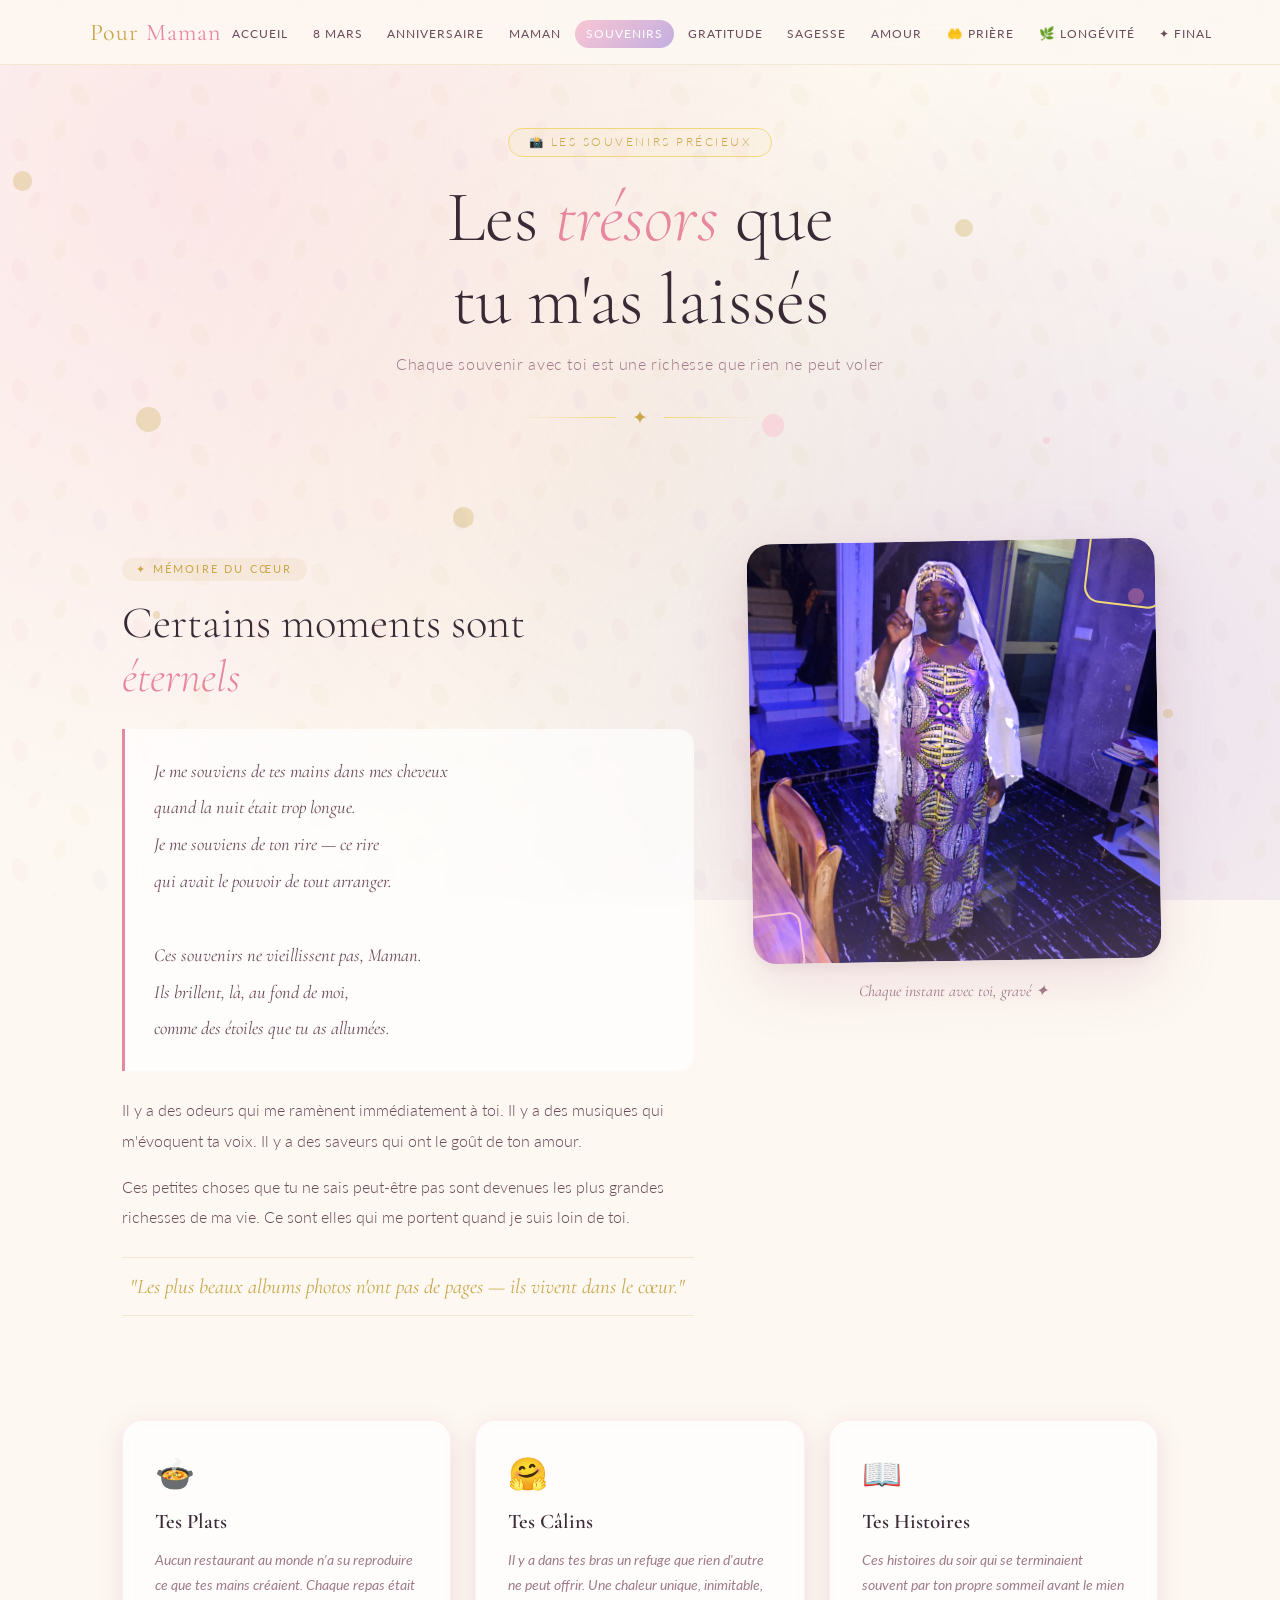
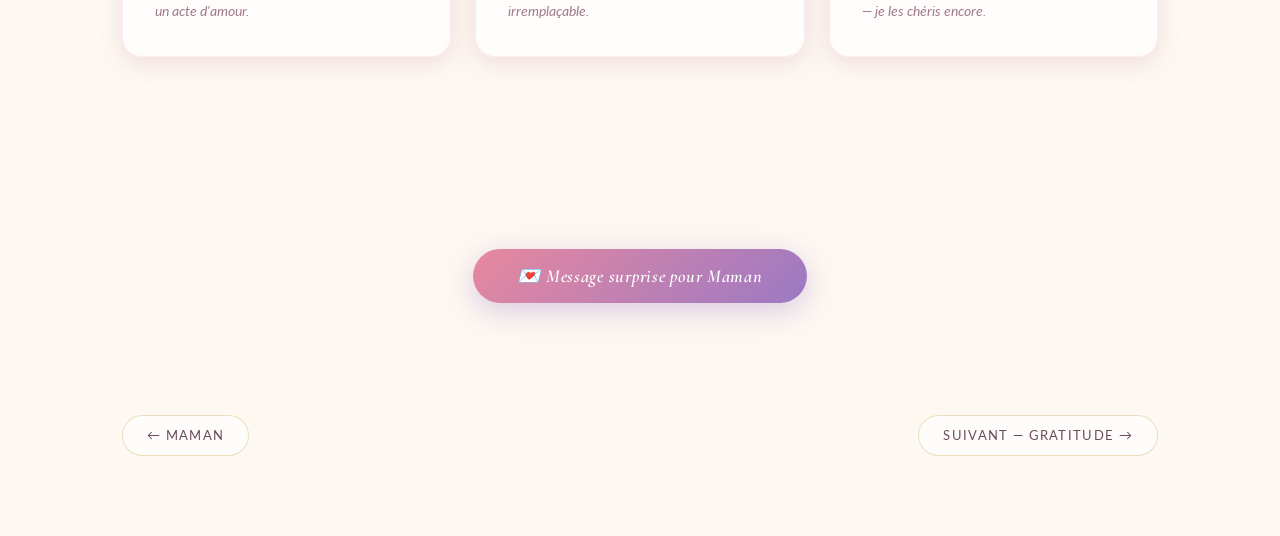
<file: souvenirs.html>
<!DOCTYPE html>
<html lang="fr">
<head>
  <meta charset="UTF-8">
  <meta name="viewport" content="width=device-width, initial-scale=1.0">
  <title>Pour Maman — Souvenirs</title>
  <link rel="stylesheet" href="style.css">
</head>
<body>

<nav>
  <div class="nav-inner">
    <a class="nav-logo" href="index.html">Pour <span>Maman</span></a>
    <button class="nav-toggle" aria-label="Menu" aria-expanded="false">
      <span></span><span></span><span></span>
    </button>
    <ul class="nav-links">
      <li><a href="index.html">Accueil</a></li>
      <li><a href="femme.html">8 Mars</a></li>
      <li><a href="anniversaire.html">Anniversaire</a></li>
      <li><a href="maman.html">Maman</a></li>
      <li><a href="souvenirs.html">Souvenirs</a></li>
      <li><a href="gratitude.html">Gratitude</a></li>
      <li><a href="sagesse.html">Sagesse</a></li>
      <li><a href="amour.html">Amour</a></li>
      <li><a href="priere.html">🤲 Prière</a></li>
      <li><a href="longevite.html">🌿 Longévité</a></li>
      <li><a href="final.html">✦ Final</a></li>
    </ul>
  </div>
</nav>

<div class="page-wrapper">

  <section class="hero-banner">
    <div class="hero-badge">📸 Les souvenirs précieux</div>
    <h1 class="hero-title">
      Les <em>trésors</em> que<br>
      tu m'as laissés
    </h1>
    <p class="hero-subtitle">Chaque souvenir avec toi est une richesse que rien ne peut voler</p>
    <div class="hero-divider"><span>✦</span></div>
  </section>

  <section class="content-section">
    <div class="content-grid reverse">
      <div class="photo-col">
        <div class="photo-frame">
          <img src="images/maman5.jpg" alt="Nos souvenirs partagés">
          <div class="photo-ornament"></div>
          <div class="photo-ornament-2"></div>
        </div>
        <p class="photo-label">Chaque instant avec toi, gravé ✦</p>
      </div>
      <div class="text-col">
        <span class="text-tag">✦ Mémoire du cœur</span>
        <h2 class="text-heading">
          Certains moments sont<br>
          <em>éternels</em>
        </h2>
        <div class="poem-block">
          <p>
            Je me souviens de tes mains dans mes cheveux<br>
            quand la nuit était trop longue.<br>
            Je me souviens de ton rire — ce rire<br>
            qui avait le pouvoir de tout arranger.<br><br>
            Ces souvenirs ne vieillissent pas, Maman.<br>
            Ils brillent, là, au fond de moi,<br>
            comme des étoiles que tu as allumées.
          </p>
        </div>
        <div class="prose-block">
          <p>
            Il y a des odeurs qui me ramènent immédiatement à toi.
            Il y a des musiques qui m'évoquent ta voix.
            Il y a des saveurs qui ont le goût de ton amour.
          </p>
          <p>
            Ces petites choses que tu ne sais peut-être pas
            sont devenues les plus grandes richesses de ma vie.
            Ce sont elles qui me portent quand je suis loin de toi.
          </p>
        </div>
        <div class="gold-quote">"Les plus beaux albums photos n'ont pas de pages — ils vivent dans le cœur."</div>
      </div>
    </div>

    <div class="cards-grid">
      <div class="card">
        <div class="card-icon">🍲</div>
        <div class="card-title">Tes Plats</div>
        <div class="card-text">Aucun restaurant au monde n'a su reproduire ce que tes mains créaient. Chaque repas était un acte d'amour.</div>
      </div>
      <div class="card">
        <div class="card-icon">🤗</div>
        <div class="card-title">Tes Câlins</div>
        <div class="card-text">Il y a dans tes bras un refuge que rien d'autre ne peut offrir. Une chaleur unique, inimitable, irremplaçable.</div>
      </div>
      <div class="card">
        <div class="card-icon">📖</div>
        <div class="card-title">Tes Histoires</div>
        <div class="card-text">Ces histoires du soir qui se terminaient souvent par ton propre sommeil avant le mien — je les chéris encore.</div>
      </div>
    </div>
  </section>

  <section class="surprise-section">
    <button id="btn-surprise">💌 Message surprise pour Maman</button>
    <div id="surprise-message"></div>
  </section>

  <div class="page-nav-footer">
    <a class="btn-nav" href="maman.html">← Maman</a>
    <a class="btn-nav" href="gratitude.html">Suivant — Gratitude →</a>
  </div>

</div>

<script src="script.js"></script>
</body>
</html>
</file>
<file: style.css>
@import url('https://fonts.googleapis.com/css2?family=Cormorant+Garamond:ital,wght@0,300;0,400;0,600;1,300;1,400&family=Lato:wght@300;400&display=swap');

/* ============================
   VARIABLES & RESET
============================ */
:root {
  --rose:        #f9c6d3;
  --rose-deep:   #e8889e;
  --gold:        #c9a84c;
  --gold-light:  #f0d87a;
  --violet:      #c3aee0;
  --violet-deep: #9b79c4;
  --cream:       #fdf8f2;
  --warm-white:  #fff9f5;
  --text-dark:   #3a2a35;
  --text-mid:    #6b4c5a;
  --text-light:  #a07a8a;
  --shadow:      rgba(180, 100, 130, 0.18);
  --transition:  all 0.5s cubic-bezier(0.25, 0.8, 0.25, 1);
}

*, *::before, *::after { margin: 0; padding: 0; box-sizing: border-box; }

html { scroll-behavior: smooth; }

body {
  font-family: 'Lato', 'Georgia', serif;
  background-color: var(--cream);
  color: var(--text-dark);
  min-height: 100vh;
  overflow-x: hidden;
  position: relative;
}

/* ============================
   BACKGROUND FLORAL
============================ */
body::before {
  content: '';
  position: fixed;
  inset: 0;
  background-image:
    radial-gradient(circle at 15% 20%, rgba(249,198,211,0.35) 0%, transparent 50%),
    radial-gradient(circle at 85% 80%, rgba(195,174,224,0.3) 0%, transparent 50%),
    radial-gradient(circle at 50% 50%, rgba(201,168,76,0.08) 0%, transparent 70%);
  pointer-events: none;
  z-index: 0;
}

body::after {
  content: '';
  position: fixed;
  inset: 0;
  background-image: url("data:image/svg+xml,%3Csvg xmlns='http://www.w3.org/2000/svg' width='120' height='120'%3E%3Cg opacity='0.045'%3E%3Cellipse cx='20' cy='30' rx='8' ry='12' fill='%23e8889e' transform='rotate(-20 20 30)'/%3E%3Cellipse cx='60' cy='10' rx='6' ry='10' fill='%23c9a84c' transform='rotate(15 60 10)'/%3E%3Cellipse cx='100' cy='40' rx='7' ry='11' fill='%239b79c4' transform='rotate(-10 100 40)'/%3E%3Cellipse cx='35' cy='80' rx='5' ry='9' fill='%23e8889e' transform='rotate(25 35 80)'/%3E%3Cellipse cx='80' cy='95' rx='8' ry='12' fill='%23c9a84c' transform='rotate(-30 80 95)'/%3E%3Ccircle cx='55' cy='55' r='3' fill='%23e8889e' opacity='0.5'/%3E%3Ccircle cx='90' cy='20' r='2' fill='%23c9a84c' opacity='0.5'/%3E%3Ccircle cx='15' cy='65' r='2.5' fill='%239b79c4' opacity='0.5'/%3E%3C/g%3E%3C/svg%3E");
  pointer-events: none;
  z-index: 0;
}

/* ============================
   NAVIGATION
============================ */
nav {
  position: fixed;
  top: 0;
  left: 0;
  right: 0;
  z-index: 1000;
  background: rgba(253, 248, 242, 0.88);
  backdrop-filter: blur(16px);
  -webkit-backdrop-filter: blur(16px);
  border-bottom: 1px solid rgba(201, 168, 76, 0.2);
  padding: 0 2rem;
}

.nav-inner {
  max-width: 1100px;
  margin: 0 auto;
  display: flex;
  align-items: center;
  justify-content: space-between;
  height: 64px;
}

.nav-logo {
  font-family: 'Cormorant Garamond', serif;
  font-size: 1.5rem;
  font-weight: 400;
  color: var(--gold);
  letter-spacing: 0.04em;
  text-decoration: none;
  white-space: nowrap;
}

.nav-logo span { color: var(--rose-deep); }

.nav-toggle {
  display: none;
  background: none;
  border: none;
  cursor: pointer;
  flex-direction: column;
  gap: 5px;
  padding: 4px;
}

.nav-toggle span {
  display: block;
  width: 24px;
  height: 2px;
  background: var(--text-dark);
  border-radius: 2px;
  transition: var(--transition);
}

.nav-links {
  display: flex;
  align-items: center;
  gap: 0.15rem;
  list-style: none;
}

.nav-links a {
  font-family: 'Lato', sans-serif;
  font-size: 0.78rem;
  font-weight: 400;
  letter-spacing: 0.08em;
  text-transform: uppercase;
  color: var(--text-mid);
  text-decoration: none;
  padding: 0.4rem 0.7rem;
  border-radius: 20px;
  transition: var(--transition);
  white-space: nowrap;
}

.nav-links a:hover,
.nav-links a.active {
  background: linear-gradient(135deg, var(--rose), var(--violet));
  color: white;
}

/* ============================
   PAGE WRAPPER
============================ */
.page-wrapper {
  position: relative;
  z-index: 1;
  min-height: 100vh;
  padding-top: 64px;
}

/* ============================
   HERO BANNER
============================ */
.hero-banner {
  text-align: center;
  padding: 4rem 2rem 2rem;
  position: relative;
}

.hero-badge {
  display: inline-block;
  font-family: 'Lato', sans-serif;
  font-size: 0.72rem;
  font-weight: 300;
  letter-spacing: 0.22em;
  text-transform: uppercase;
  color: var(--gold);
  border: 1px solid var(--gold-light);
  padding: 0.4rem 1.2rem;
  border-radius: 30px;
  margin-bottom: 1.2rem;
  background: rgba(240,216,122,0.08);
}

.hero-title {
  font-family: 'Cormorant Garamond', serif;
  font-size: clamp(2.4rem, 6vw, 4.5rem);
  font-weight: 300;
  line-height: 1.15;
  color: var(--text-dark);
  margin-bottom: 0.8rem;
}

.hero-title em {
  font-style: italic;
  color: var(--rose-deep);
}

.hero-subtitle {
  font-family: 'Lato', sans-serif;
  font-size: 1rem;
  font-weight: 300;
  color: var(--text-light);
  letter-spacing: 0.04em;
  margin-bottom: 2rem;
}

.hero-divider {
  display: flex;
  align-items: center;
  justify-content: center;
  gap: 1rem;
  margin-bottom: 3rem;
}

.hero-divider::before,
.hero-divider::after {
  content: '';
  flex: 1;
  max-width: 100px;
  height: 1px;
  background: linear-gradient(to right, transparent, var(--gold-light));
}

.hero-divider::after {
  background: linear-gradient(to left, transparent, var(--gold-light));
}

.hero-divider span {
  color: var(--gold);
  font-size: 1.2rem;
}

/* ============================
   CONTENT GRID (Photo | Text)
============================ */
.content-section {
  max-width: 1100px;
  margin: 0 auto;
  padding: 2rem 2rem 5rem;
}

.content-grid {
  display: grid;
  grid-template-columns: 1fr 1.4fr;
  gap: 3.5rem;
  align-items: start;
  margin-bottom: 4rem;
  opacity: 0;
  transform: translateY(30px);
  transition: opacity 0.8s ease, transform 0.8s ease;
}

.content-grid.visible {
  opacity: 1;
  transform: translateY(0);
}

.content-grid.reverse {
  grid-template-columns: 1.4fr 1fr;
}

.content-grid.reverse .photo-col { order: 2; }
.content-grid.reverse .text-col  { order: 1; }

/* ============================
   PHOTO COLUMN
============================ */
.photo-col {
  position: relative;
}

.photo-frame {
  position: relative;
  border-radius: 24px;
  overflow: hidden;
  box-shadow: 0 20px 60px var(--shadow), 0 4px 15px rgba(0,0,0,0.06);
  transform: rotate(-1deg);
  transition: var(--transition);
}

.photo-frame:hover {
  transform: rotate(0deg) scale(1.02);
  box-shadow: 0 30px 80px var(--shadow), 0 8px 25px rgba(0,0,0,0.1);
}

.photo-frame img {
  width: 100%;
  height: 420px;
  object-fit: cover;
  display: block;
  filter: sepia(8%) saturate(1.1) brightness(1.02);
  transition: var(--transition);
}

.photo-frame:hover img {
  filter: sepia(0%) saturate(1.15) brightness(1.04);
}

.photo-frame::after {
  content: '';
  position: absolute;
  inset: 0;
  background: linear-gradient(
    180deg,
    transparent 60%,
    rgba(249,198,211,0.25) 100%
  );
  pointer-events: none;
}

.photo-ornament {
  position: absolute;
  top: -12px;
  right: -12px;
  width: 80px;
  height: 80px;
  border: 2px solid var(--gold-light);
  border-radius: 16px;
  transform: rotate(8deg);
  pointer-events: none;
}

.photo-ornament-2 {
  position: absolute;
  bottom: -10px;
  left: -10px;
  width: 60px;
  height: 60px;
  border: 2px solid var(--rose);
  border-radius: 12px;
  transform: rotate(-6deg);
  pointer-events: none;
}

.photo-label {
  text-align: center;
  margin-top: 1.2rem;
  font-family: 'Cormorant Garamond', serif;
  font-style: italic;
  font-size: 1rem;
  color: var(--text-light);
}

/* ============================
   TEXT COLUMN
============================ */
.text-col {
  padding: 1rem 0;
}

.text-tag {
  display: inline-block;
  font-size: 0.68rem;
  font-weight: 400;
  letter-spacing: 0.2em;
  text-transform: uppercase;
  color: var(--gold);
  margin-bottom: 1rem;
  background: rgba(201,168,76,0.1);
  padding: 0.3rem 0.9rem;
  border-radius: 20px;
}

.text-heading {
  font-family: 'Cormorant Garamond', serif;
  font-size: clamp(1.8rem, 3.5vw, 2.8rem);
  font-weight: 300;
  line-height: 1.2;
  color: var(--text-dark);
  margin-bottom: 1.5rem;
}

.text-heading em {
  font-style: italic;
  color: var(--rose-deep);
}

.poem-block {
  background: rgba(255,255,255,0.7);
  border-left: 3px solid var(--rose-deep);
  padding: 1.5rem 1.8rem;
  border-radius: 0 16px 16px 0;
  margin-bottom: 1.5rem;
  backdrop-filter: blur(8px);
}

.poem-block p {
  font-family: 'Cormorant Garamond', serif;
  font-size: 1.15rem;
  font-style: italic;
  line-height: 2;
  color: var(--text-mid);
}

.prose-block p {
  font-size: 1rem;
  line-height: 1.9;
  color: var(--text-mid);
  margin-bottom: 1rem;
  font-weight: 300;
}

.gold-quote {
  font-family: 'Cormorant Garamond', serif;
  font-size: 1.3rem;
  font-style: italic;
  color: var(--gold);
  text-align: center;
  padding: 1rem 0;
  border-top: 1px solid rgba(201,168,76,0.2);
  border-bottom: 1px solid rgba(201,168,76,0.2);
  margin: 1.5rem 0;
}

/* ============================
   SURPRISE BUTTON
============================ */
.surprise-section {
  text-align: center;
  padding: 3rem 2rem 5rem;
  position: relative;
  z-index: 1;
}

#btn-surprise {
  font-family: 'Cormorant Garamond', serif;
  font-size: 1.15rem;
  font-style: italic;
  font-weight: 600;
  color: white;
  background: linear-gradient(135deg, var(--rose-deep), var(--violet-deep));
  border: none;
  padding: 1rem 2.8rem;
  border-radius: 50px;
  cursor: pointer;
  letter-spacing: 0.04em;
  box-shadow: 0 8px 30px rgba(155, 121, 196, 0.35);
  transition: var(--transition);
  position: relative;
  overflow: hidden;
}

#btn-surprise::before {
  content: '';
  position: absolute;
  top: 0; left: -100%;
  width: 100%; height: 100%;
  background: linear-gradient(90deg, transparent, rgba(255,255,255,0.2), transparent);
  transition: left 0.5s ease;
}

#btn-surprise:hover {
  transform: translateY(-3px);
  box-shadow: 0 14px 40px rgba(155, 121, 196, 0.5);
}

#btn-surprise:hover::before { left: 100%; }

#surprise-message {
  max-width: 600px;
  margin: 2rem auto 0;
  background: rgba(255,255,255,0.8);
  border-radius: 20px;
  padding: 2rem;
  backdrop-filter: blur(10px);
  box-shadow: 0 10px 40px var(--shadow);
  display: none;
  font-family: 'Cormorant Garamond', serif;
  font-size: 1.2rem;
  font-style: italic;
  line-height: 1.9;
  color: var(--text-mid);
  border: 1px solid rgba(249, 198, 211, 0.4);
}

/* ============================
   CARDS GRID
============================ */
.cards-grid {
  display: grid;
  grid-template-columns: repeat(auto-fit, minmax(260px, 1fr));
  gap: 1.5rem;
  margin: 2rem 0 4rem;
}

.card {
  background: rgba(255,255,255,0.75);
  border-radius: 20px;
  padding: 2rem;
  backdrop-filter: blur(8px);
  box-shadow: 0 6px 25px var(--shadow);
  border: 1px solid rgba(249,198,211,0.3);
  transition: var(--transition);
  opacity: 0;
  transform: translateY(20px);
}

.card.visible {
  opacity: 1;
  transform: translateY(0);
}

.card:hover {
  transform: translateY(-6px);
  box-shadow: 0 16px 40px var(--shadow);
}

.card-icon {
  font-size: 2rem;
  margin-bottom: 1rem;
}

.card-title {
  font-family: 'Cormorant Garamond', serif;
  font-size: 1.3rem;
  font-weight: 600;
  color: var(--text-dark);
  margin-bottom: 0.8rem;
}

.card-text {
  font-size: 0.9rem;
  line-height: 1.8;
  color: var(--text-light);
  font-style: italic;
}

/* ============================
   NAV FOOTER
============================ */
.page-nav-footer {
  max-width: 1100px;
  margin: 0 auto;
  padding: 2rem 2rem 5rem;
  display: flex;
  justify-content: space-between;
  align-items: center;
  gap: 1rem;
  flex-wrap: wrap;
  position: relative;
  z-index: 1;
}

.btn-nav {
  font-family: 'Lato', sans-serif;
  font-size: 0.82rem;
  font-weight: 400;
  letter-spacing: 0.1em;
  text-transform: uppercase;
  color: var(--text-mid);
  text-decoration: none;
  padding: 0.7rem 1.5rem;
  border: 1px solid rgba(201,168,76,0.35);
  border-radius: 30px;
  transition: var(--transition);
  background: rgba(255,255,255,0.6);
  backdrop-filter: blur(6px);
}

.btn-nav:hover {
  background: linear-gradient(135deg, var(--rose), var(--violet));
  color: white;
  border-color: transparent;
  transform: translateY(-2px);
  box-shadow: 0 6px 20px var(--shadow);
}

/* ============================
   FLOATING PETALS
============================ */
.petal {
  position: fixed;
  pointer-events: none;
  z-index: 2000;
  font-size: 1.2rem;
  animation: fall linear forwards;
}

@keyframes fall {
  0%   { transform: translateY(-50px) rotate(0deg); opacity: 1; }
  100% { transform: translateY(110vh) rotate(360deg); opacity: 0; }
}

/* ============================
   PAGE TRANSITION
============================ */
.page-transition {
  position: fixed;
  inset: 0;
  background: linear-gradient(135deg, var(--rose), var(--violet));
  z-index: 9999;
  transform: scaleX(0);
  transform-origin: left;
}

.page-transition.enter { animation: slideIn 0.4s ease forwards; }
.page-transition.exit  { animation: slideOut 0.4s ease forwards; }

@keyframes slideIn  { from { transform: scaleX(0); } to { transform: scaleX(1); } }
@keyframes slideOut { from { transform: scaleX(1); } to { transform: scaleX(0); transform-origin: right; } }

/* ============================
   PARTICLES
============================ */
.particle {
  position: fixed;
  border-radius: 50%;
  pointer-events: none;
  z-index: 1;
  animation: drift ease-in-out infinite;
}

@keyframes drift {
  0%, 100% { transform: translateY(0) scale(1); opacity: 0.4; }
  50%       { transform: translateY(-30px) scale(1.1); opacity: 0.7; }
}

/* ============================
   FINAL PAGE SPECIAL
============================ */
.final-heart {
  font-size: 5rem;
  display: block;
  text-align: center;
  animation: heartbeat 1.5s ease-in-out infinite;
  margin: 2rem 0;
}

@keyframes heartbeat {
  0%, 100% { transform: scale(1); }
  14%      { transform: scale(1.2); }
  28%      { transform: scale(1); }
  42%      { transform: scale(1.12); }
  70%      { transform: scale(1); }
}

/* ============================
   DATES RIBBON
============================ */
.dates-ribbon {
  display: flex;
  justify-content: center;
  gap: 1.5rem;
  flex-wrap: wrap;
  margin: 2rem 0;
}

.date-badge {
  background: rgba(255,255,255,0.8);
  border-radius: 16px;
  padding: 1rem 1.5rem;
  text-align: center;
  border: 1px solid rgba(249,198,211,0.5);
  box-shadow: 0 4px 16px var(--shadow);
  min-width: 140px;
  backdrop-filter: blur(6px);
  transition: var(--transition);
}

.date-badge:hover {
  transform: translateY(-4px);
  box-shadow: 0 10px 30px var(--shadow);
}

.date-badge .date-day {
  font-family: 'Cormorant Garamond', serif;
  font-size: 2.2rem;
  font-weight: 300;
  color: var(--rose-deep);
  line-height: 1;
}

.date-badge .date-month {
  font-size: 0.75rem;
  letter-spacing: 0.15em;
  text-transform: uppercase;
  color: var(--gold);
  margin-top: 0.2rem;
}

.date-badge .date-label {
  font-size: 0.78rem;
  color: var(--text-light);
  margin-top: 0.3rem;
  font-style: italic;
}

/* ============================
   RESPONSIVE
============================ */
@media (max-width: 900px) {
  .nav-toggle { display: flex; }
  
  .nav-links {
    display: none;
    position: absolute;
    top: 64px;
    left: 0;
    right: 0;
    background: rgba(253,248,242,0.97);
    backdrop-filter: blur(16px);
    flex-direction: column;
    padding: 1rem;
    gap: 0.3rem;
    border-bottom: 1px solid rgba(201,168,76,0.2);
    align-items: stretch;
  }
  
  .nav-links.open { display: flex; }
  
  .nav-links a {
    padding: 0.6rem 1rem;
    text-align: center;
  }

  .content-grid,
  .content-grid.reverse {
    grid-template-columns: 1fr;
    gap: 2rem;
  }

  .content-grid.reverse .photo-col,
  .content-grid.reverse .text-col {
    order: unset;
  }

  .photo-frame img { height: 280px; }
}

@media (max-width: 480px) {
  .hero-title { font-size: 2rem; }
  .content-section { padding: 1.5rem 1.5rem 4rem; }
  .dates-ribbon { gap: 0.8rem; }
  .date-badge { min-width: 110px; padding: 0.8rem 1rem; }
}
</file>
